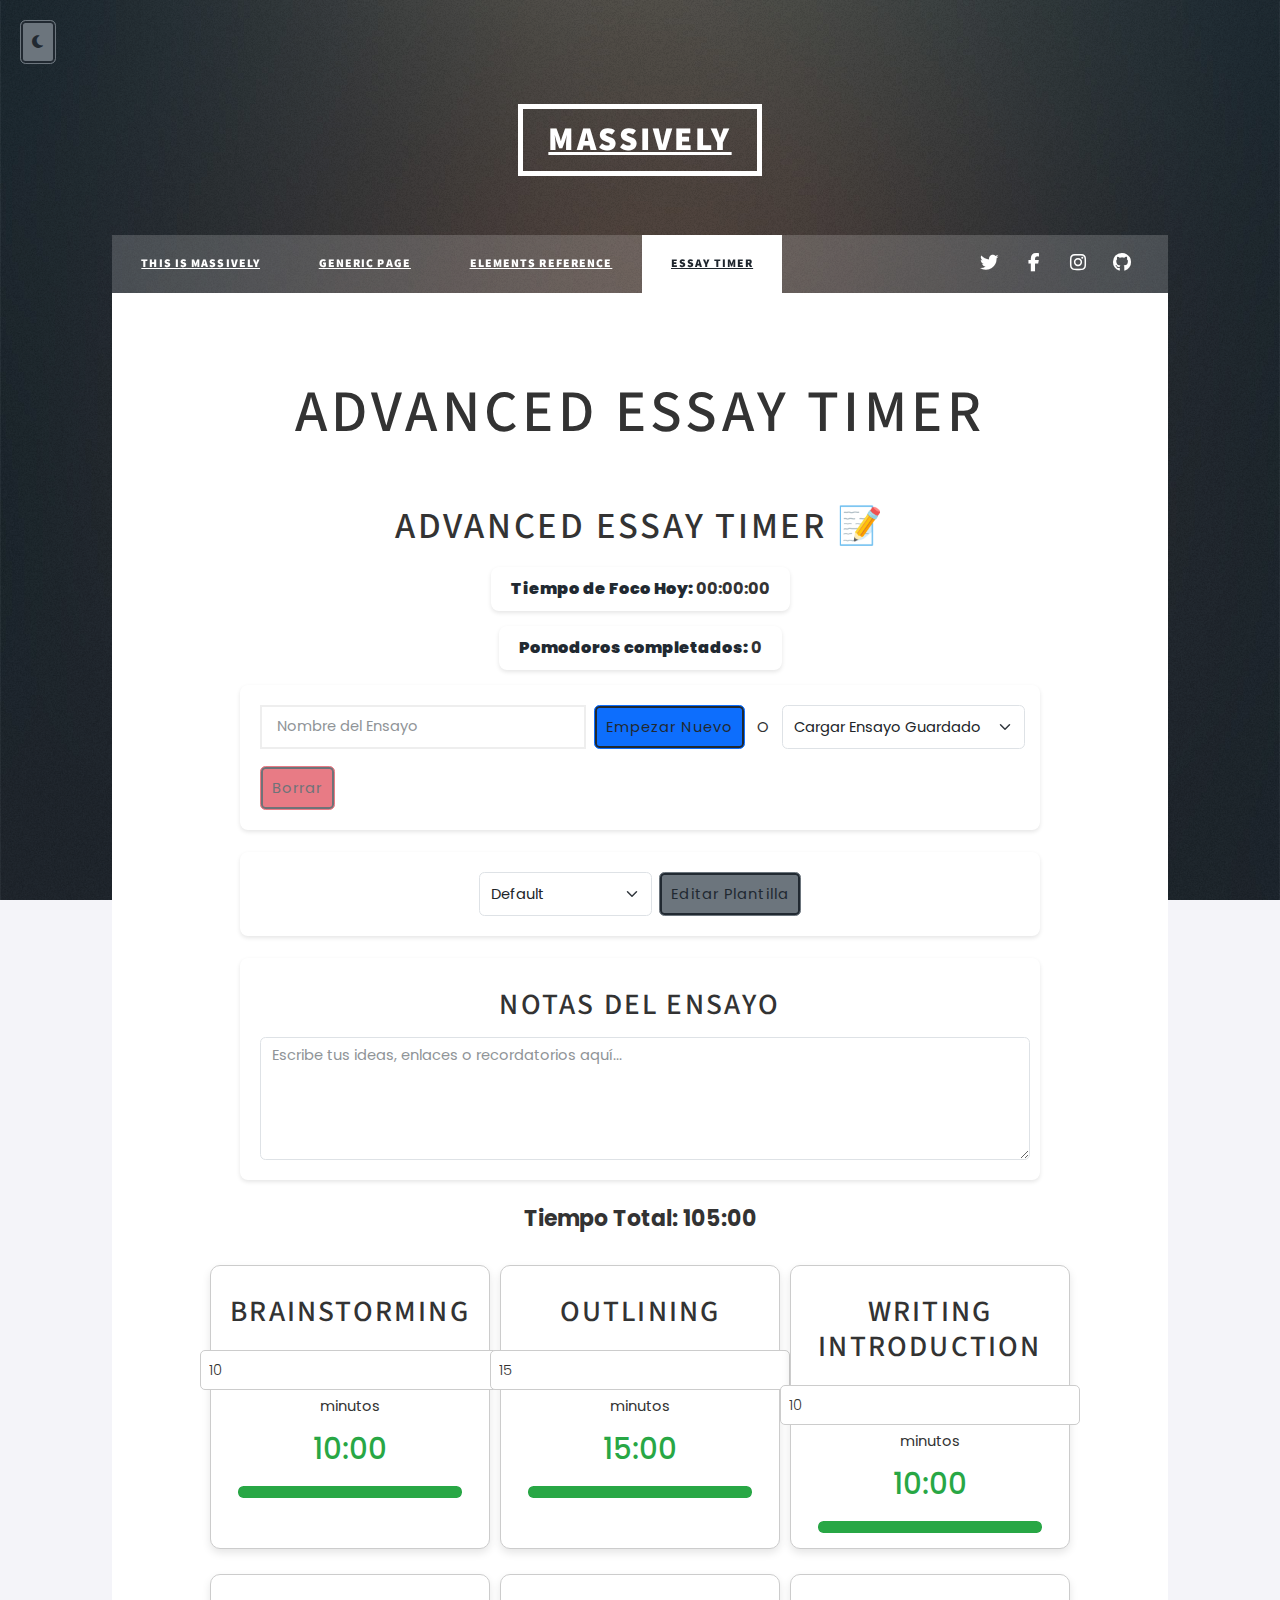
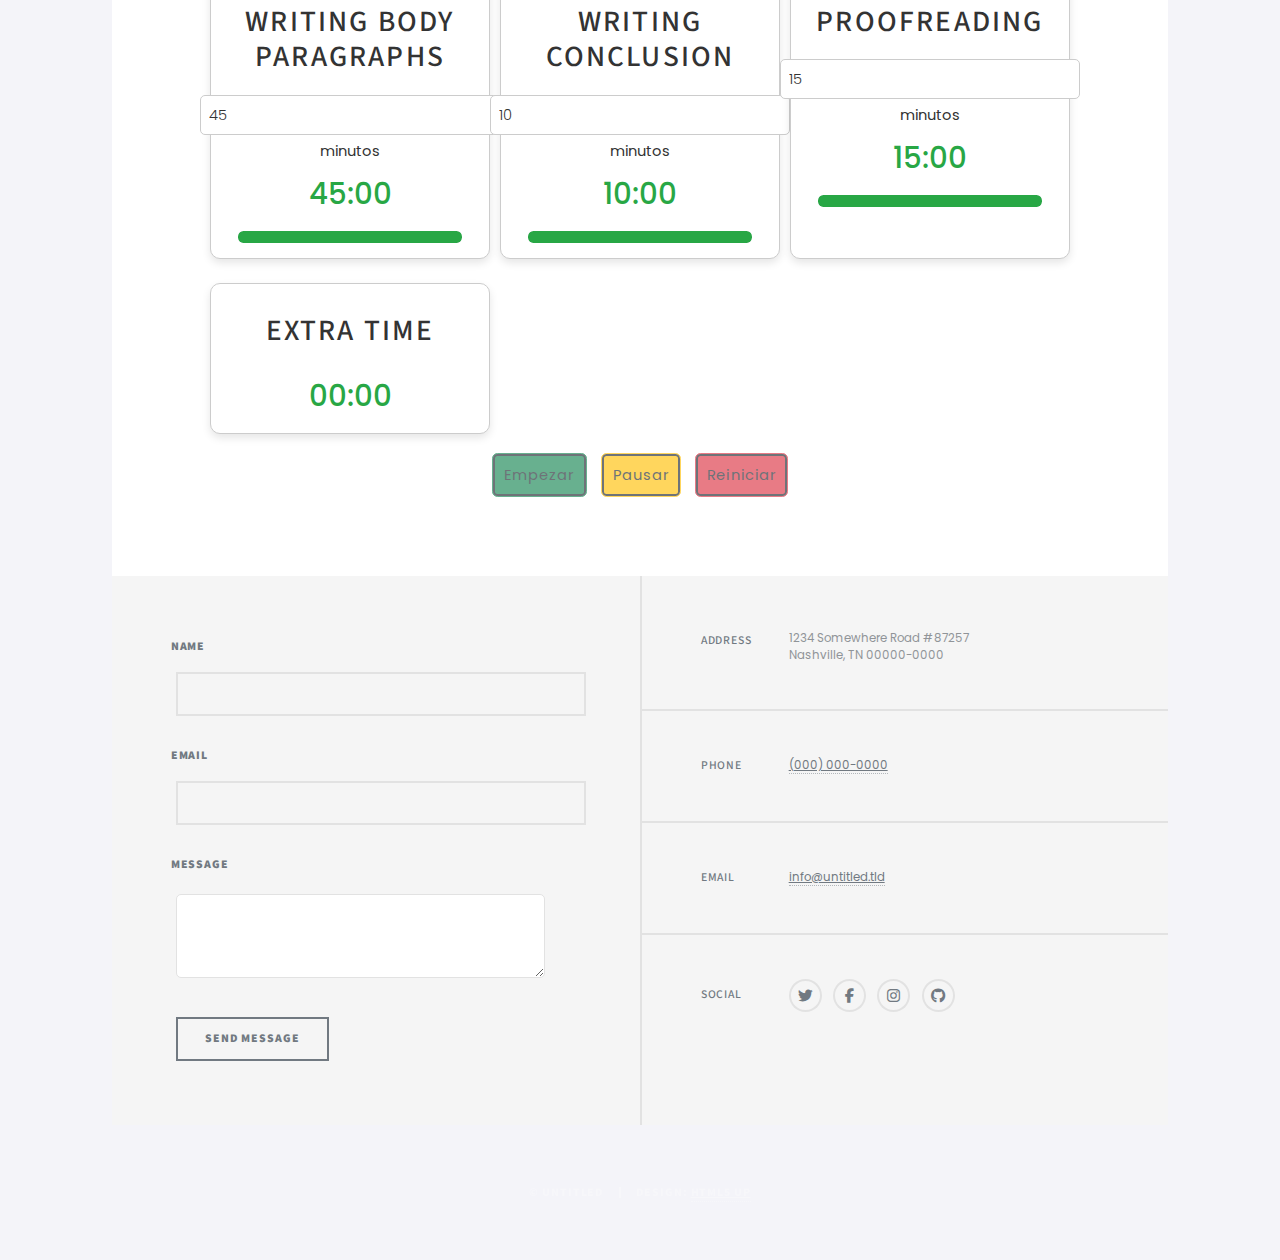
<file: index.html>
<!DOCTYPE HTML>
<!--
	Massively by HTML5 UP
	html5up.net | @ajlkn
	Free for personal and commercial use under the CCA 3.0 license (html5up.net/license)
-->
<html>
	<head>
               <title>Advanced Essay Timer</title>
		<meta charset="utf-8" />
		<meta name="viewport" content="width=device-width, initial-scale=1, user-scalable=no" />
               <link rel="stylesheet" href="html5up-massively/assets/css/main.css" />
               <noscript><link rel="stylesheet" href="html5up-massively/assets/css/noscript.css" /></noscript>
               <link rel="stylesheet" href="https://cdn.jsdelivr.net/npm/bootstrap@5.3.0/dist/css/bootstrap.min.css" />
               <link rel="stylesheet" href="https://cdnjs.cloudflare.com/ajax/libs/font-awesome/6.4.0/css/all.min.css" />
               <link rel="stylesheet" href="style.css" />
	</head>
	<body class="is-preload">

		<!-- Wrapper -->
			<div id="wrapper">

				<!-- Header -->
					<header id="header">
						<a href="html5up-massively/index.html" class="logo">Massively</a>
					</header>

				<!-- Nav -->
					<nav id="nav">
                                               <ul class="links">
                                                       <li><a href="html5up-massively/index.html">This is Massively</a></li>
                                                       <li><a href="html5up-massively/generic.html">Generic Page</a></li>
                                                       <li><a href="html5up-massively/elements.html">Elements Reference</a></li>
                                                       <li class="active"><a href="index.html">Essay Timer</a></li>
                                               </ul>
						<ul class="icons">
							<li><a href="#" class="icon brands fa-twitter"><span class="label">Twitter</span></a></li>
							<li><a href="#" class="icon brands fa-facebook-f"><span class="label">Facebook</span></a></li>
							<li><a href="#" class="icon brands fa-instagram"><span class="label">Instagram</span></a></li>
							<li><a href="#" class="icon brands fa-github"><span class="label">GitHub</span></a></li>
						</ul>
					</nav>

				<!-- Main -->
					<div id="main">

						<!-- Post -->
                               <section class="post">
                                       <header class="major">
                                               <h1>Advanced Essay Timer</h1>
                                       </header>
                                       <!-- Timer Content -->
<div class="container main-container">
        <button id="theme-toggle-btn" class="btn btn-secondary">
            <i class="fa-solid fa-moon"></i>
        </button>
        <div id="theme-settings" class="theme-settings">
            <select id="theme-select" class="form-select form-select-sm">
                <option value="light">Claro</option>
                <option value="dark">Oscuro</option>
                <option value="blue">Azul</option>
                <option value="green">Verde</option>
            </select>
            <input type="file" id="background-input" class="form-control form-control-sm" accept="image/*">
            <button id="clear-bg-btn" class="btn btn-sm btn-outline-secondary">Quitar Fondo</button>
        </div>

        <h1>Advanced Essay Timer 📝</h1>

        <div id="session-tracker" class="my-3">
            <strong>Tiempo de Foco Hoy:</strong> <span id="session-time">00:00:00</span>
        </div>

        <div id="pomodoro-counter" class="my-3">
            <strong>Pomodoros completados:</strong> <span id="pomodoro-count">0</span>
        </div>

        <div id="essay-manager" class="manager-section mb-4">
            <div class="row g-2 align-items-center">
                <div class="col-auto">
                    <input type="text" id="essay-name-input" class="form-control" placeholder="Nombre del Ensayo">
                </div>
                <div class="col-auto">
                    <button id="new-essay-btn" class="btn btn-primary">Empezar Nuevo</button>
                </div>
                <div class="col-auto">O</div>
                <div class="col-auto">
                    <select id="saved-essays-select" class="form-select">
                        <option value="">Cargar Ensayo Guardado</option>
                    </select>
                </div>
                <div class="col-auto">
                    <button id="delete-essay-btn" class="btn btn-danger" disabled>Borrar</button>
                </div>
            </div>
        </div>

        <div id="template-manager" class="manager-section mb-4">
            <div class="row g-2 align-items-center">
                <div class="col-auto">
                    <select id="template-select" class="form-select">
                        <option value="default">Plantilla por Defecto</option>
                    </select>
                </div>
                <div class="col-auto" id="template-controls">
                    <button id="edit-template-btn" class="btn btn-secondary">Editar Plantilla</button>
                    <button id="save-template-btn" class="btn btn-success edit-mode-only">Guardar Cambios</button>
                    <button id="cancel-edit-btn" class="btn btn-outline-secondary edit-mode-only">Cancelar</button>
                </div>
            </div>
        </div>

        <div id="notes-section" class="mb-4">
            <h2>Notas del Ensayo</h2>
            <textarea id="essay-notes" class="form-control" rows="5" placeholder="Escribe tus ideas, enlaces o recordatorios aquí..."></textarea>
        </div>

        <div id="total-time" class="mb-3"><strong>Tiempo Total:</strong> <span>00:00</span></div>

        <div class="timers-grid row g-3" id="timers-container"></div>

        <div id="add-stage-container" class="edit-mode-only my-3">
            <button id="add-stage-btn" class="btn btn-primary">+ Añadir Etapa</button>
        </div>

        <div id="controls" class="my-3">
            <button id="start-btn" class="btn btn-success" disabled>Empezar</button>
            <button id="pause-btn" class="btn btn-warning" disabled>Pausar</button>
            <button id="reset-btn" class="btn btn-danger" disabled>Reiniciar</button>
        </div>

        <audio id="notification-sound" src="https://www.soundjay.com/buttons/sounds/button-16.mp3" preload="auto"></audio>
        <audio id="start-sound" src="../Sounds/Start.mp3" preload="auto"></audio>
    </div>
                               </section>

					</div>

				<!-- Footer -->
					<footer id="footer">
						<section>
							<form method="post" action="#">
								<div class="fields">
									<div class="field">
										<label for="name">Name</label>
										<input type="text" name="name" id="name" />
									</div>
									<div class="field">
										<label for="email">Email</label>
										<input type="text" name="email" id="email" />
									</div>
									<div class="field">
										<label for="message">Message</label>
										<textarea name="message" id="message" rows="3"></textarea>
									</div>
								</div>
								<ul class="actions">
									<li><input type="submit" value="Send Message" /></li>
								</ul>
							</form>
						</section>
						<section class="split contact">
							<section class="alt">
								<h3>Address</h3>
								<p>1234 Somewhere Road #87257<br />
								Nashville, TN 00000-0000</p>
							</section>
							<section>
								<h3>Phone</h3>
								<p><a href="#">(000) 000-0000</a></p>
							</section>
							<section>
								<h3>Email</h3>
								<p><a href="#">info@untitled.tld</a></p>
							</section>
							<section>
								<h3>Social</h3>
								<ul class="icons alt">
									<li><a href="#" class="icon brands alt fa-twitter"><span class="label">Twitter</span></a></li>
									<li><a href="#" class="icon brands alt fa-facebook-f"><span class="label">Facebook</span></a></li>
									<li><a href="#" class="icon brands alt fa-instagram"><span class="label">Instagram</span></a></li>
									<li><a href="#" class="icon brands alt fa-github"><span class="label">GitHub</span></a></li>
								</ul>
							</section>
						</section>
					</footer>

				<!-- Copyright -->
					<div id="copyright">
						<ul><li>&copy; Untitled</li><li>Design: <a href="https://html5up.net">HTML5 UP</a></li></ul>
					</div>

			</div>

		<!-- Scripts -->
			<script src="html5up-massively/assets/js/jquery.min.js"></script>
			<script src="html5up-massively/assets/js/jquery.scrollex.min.js"></script>
			<script src="html5up-massively/assets/js/jquery.scrolly.min.js"></script>
			<script src="html5up-massively/assets/js/browser.min.js"></script>
			<script src="html5up-massively/assets/js/breakpoints.min.js"></script>
			<script src="html5up-massively/assets/js/util.js"></script>
                       <script src="html5up-massively/assets/js/main.js"></script>
                       <script src="app.js"></script>
                       <script src="https://cdn.jsdelivr.net/npm/bootstrap@5.3.0/dist/js/bootstrap.bundle.min.js"></script>

	</body>
</html>
</file>
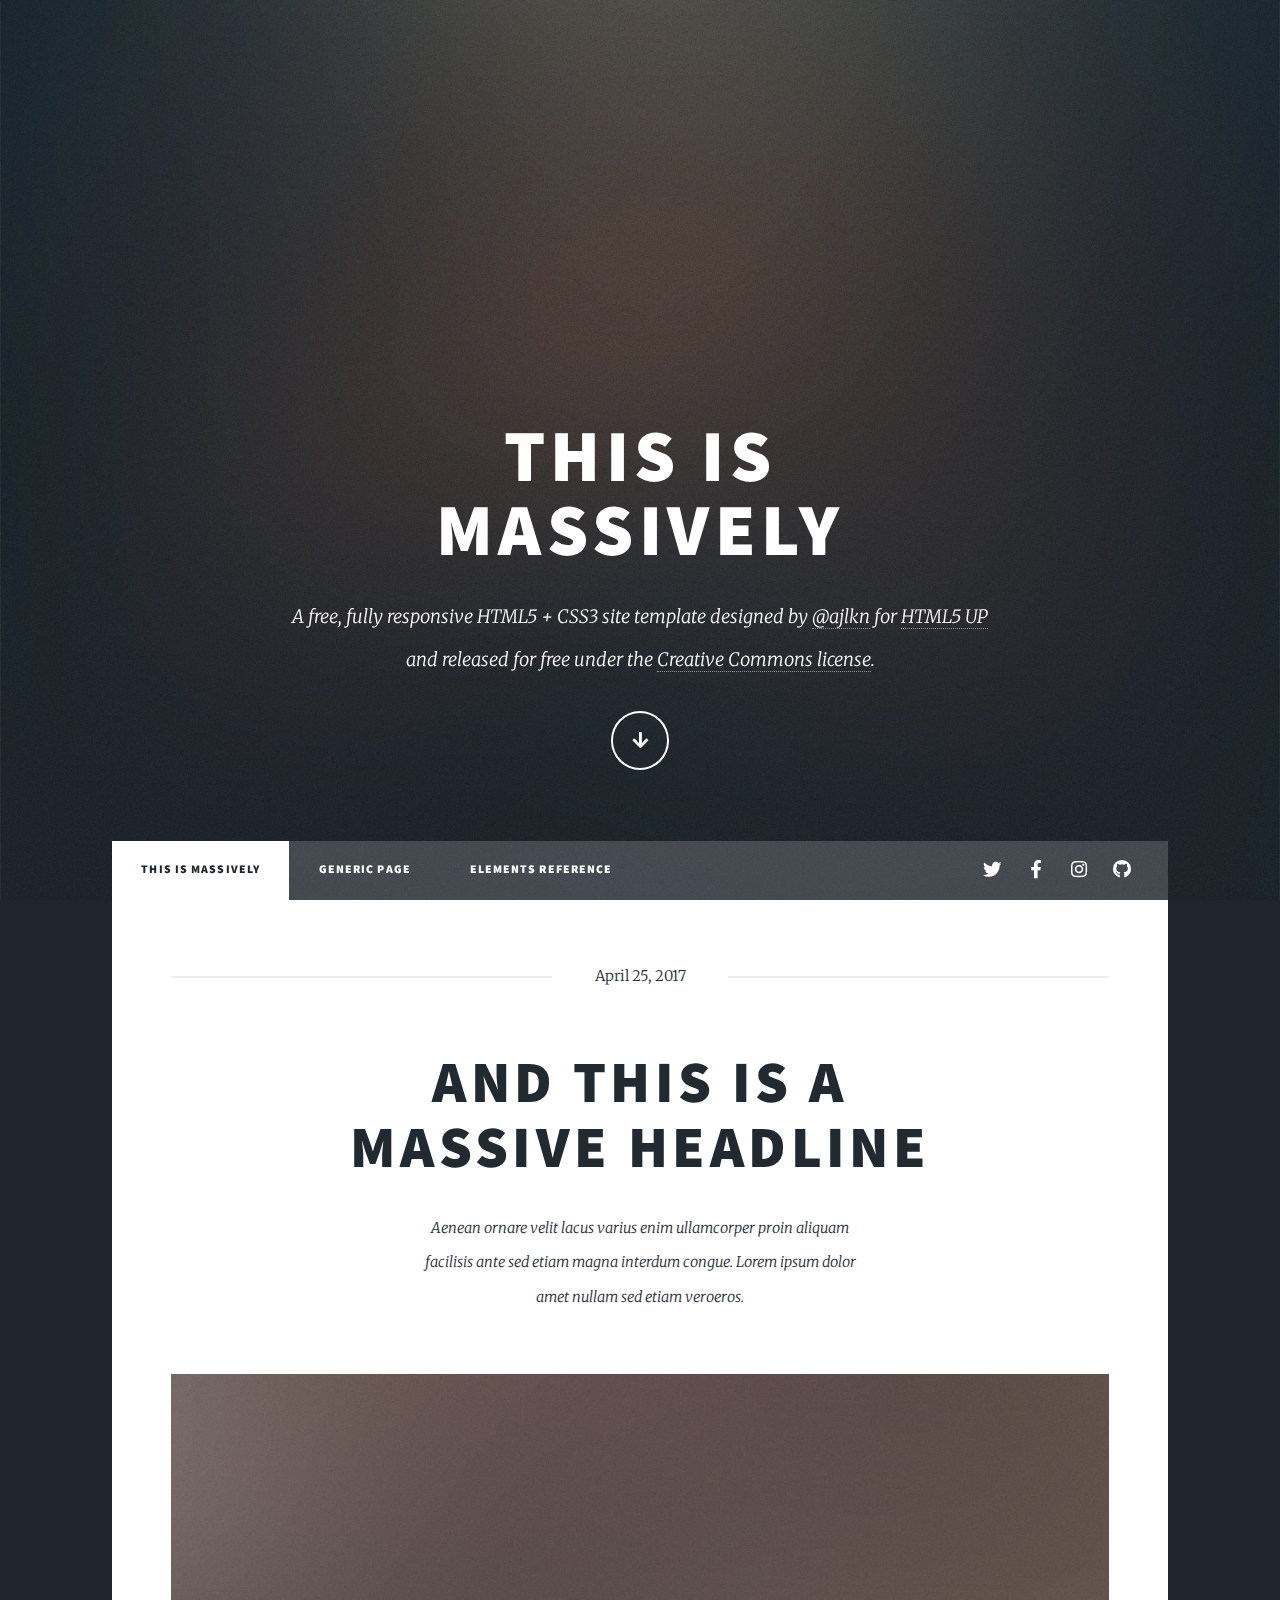
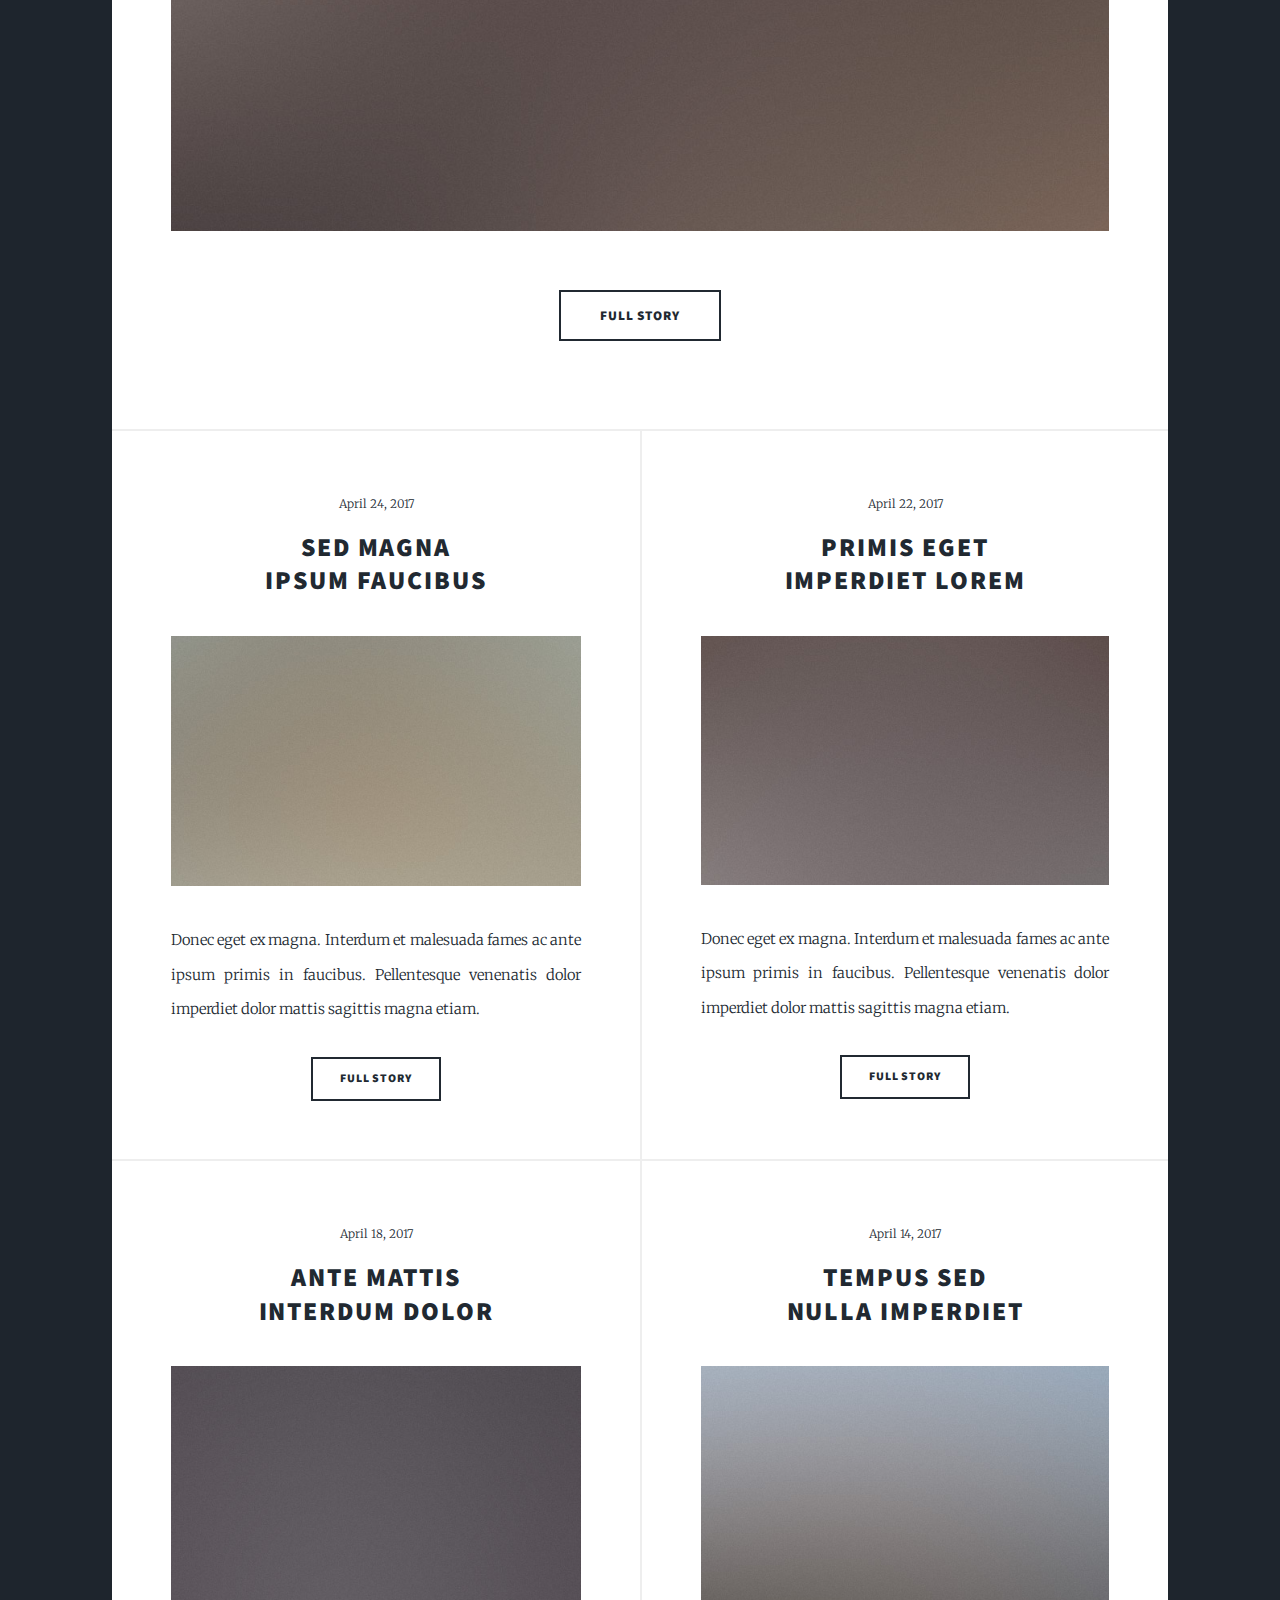
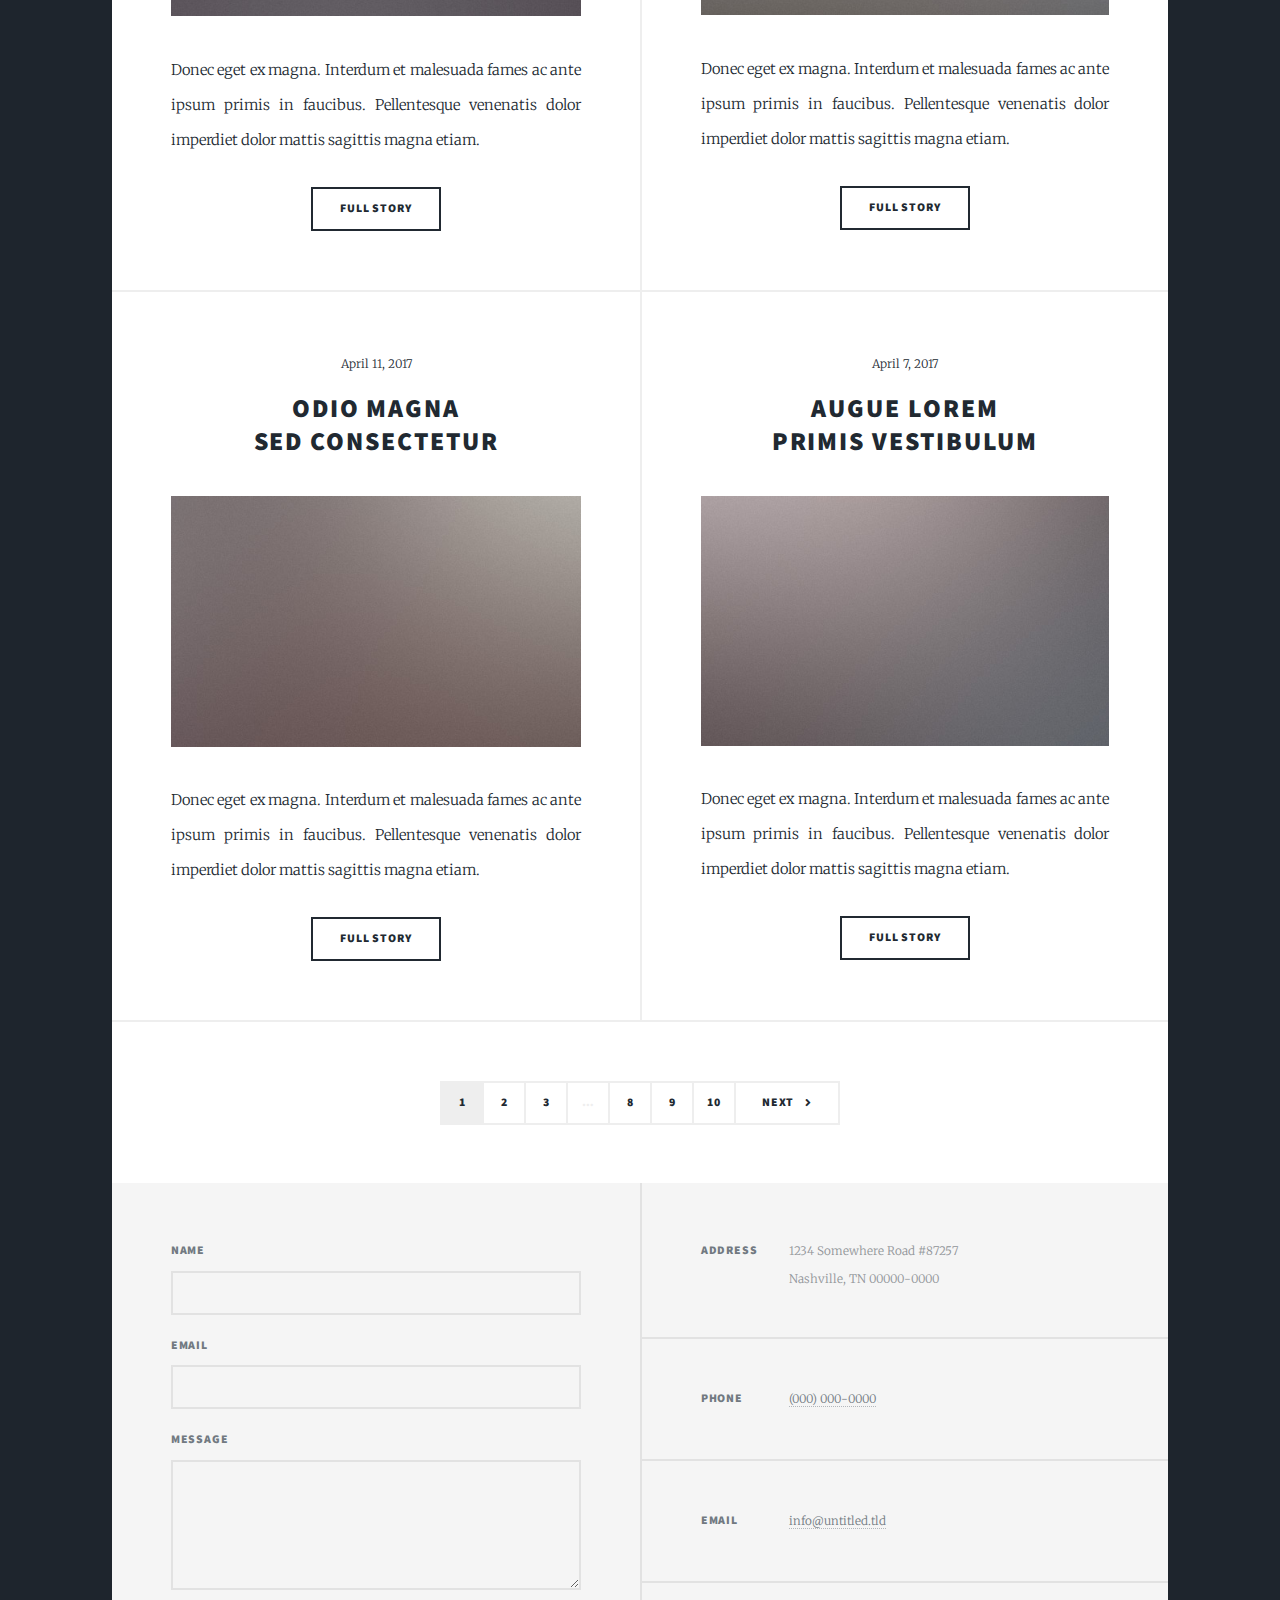
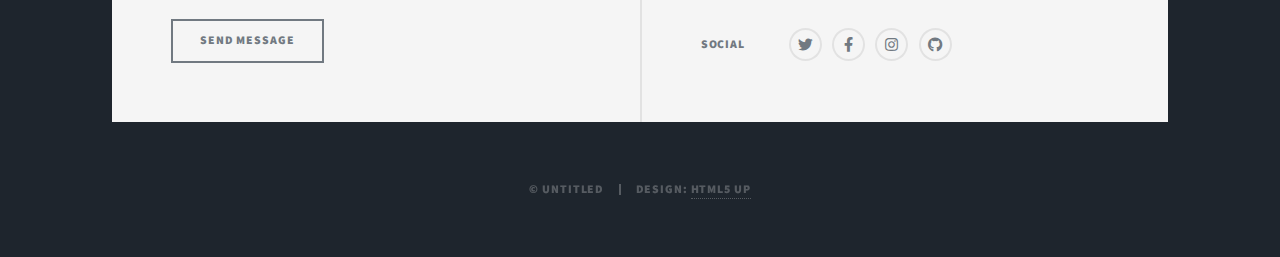
<file: html5up-massively/index.html>
<!DOCTYPE HTML>
<!--
	Massively by HTML5 UP
	html5up.net | @ajlkn
	Free for personal and commercial use under the CCA 3.0 license (html5up.net/license)
-->
<html>
	<head>
		<title>Massively by HTML5 UP</title>
		<meta charset="utf-8" />
		<meta name="viewport" content="width=device-width, initial-scale=1, user-scalable=no" />
		<link rel="stylesheet" href="assets/css/main.css" />
		<noscript><link rel="stylesheet" href="assets/css/noscript.css" /></noscript>
	</head>
	<body class="is-preload">

		<!-- Wrapper -->
			<div id="wrapper" class="fade-in">

				<!-- Intro -->
					<div id="intro">
						<h1>This is<br />
						Massively</h1>
						<p>A free, fully responsive HTML5 + CSS3 site template designed by <a href="https://twitter.com/ajlkn">@ajlkn</a> for <a href="https://html5up.net">HTML5 UP</a><br />
						and released for free under the <a href="https://html5up.net/license">Creative Commons license</a>.</p>
						<ul class="actions">
							<li><a href="#header" class="button icon solid solo fa-arrow-down scrolly">Continue</a></li>
						</ul>
					</div>

				<!-- Header -->
					<header id="header">
						<a href="index.html" class="logo">Massively</a>
					</header>

				<!-- Nav -->
					<nav id="nav">
						<ul class="links">
							<li class="active"><a href="index.html">This is Massively</a></li>
							<li><a href="generic.html">Generic Page</a></li>
							<li><a href="elements.html">Elements Reference</a></li>
						</ul>
						<ul class="icons">
							<li><a href="#" class="icon brands fa-twitter"><span class="label">Twitter</span></a></li>
							<li><a href="#" class="icon brands fa-facebook-f"><span class="label">Facebook</span></a></li>
							<li><a href="#" class="icon brands fa-instagram"><span class="label">Instagram</span></a></li>
							<li><a href="#" class="icon brands fa-github"><span class="label">GitHub</span></a></li>
						</ul>
					</nav>

				<!-- Main -->
					<div id="main">

						<!-- Featured Post -->
							<article class="post featured">
								<header class="major">
									<span class="date">April 25, 2017</span>
									<h2><a href="#">And this is a<br />
									massive headline</a></h2>
									<p>Aenean ornare velit lacus varius enim ullamcorper proin aliquam<br />
									facilisis ante sed etiam magna interdum congue. Lorem ipsum dolor<br />
									amet nullam sed etiam veroeros.</p>
								</header>
								<a href="#" class="image main"><img src="images/pic01.jpg" alt="" /></a>
								<ul class="actions special">
									<li><a href="#" class="button large">Full Story</a></li>
								</ul>
							</article>

						<!-- Posts -->
							<section class="posts">
								<article>
									<header>
										<span class="date">April 24, 2017</span>
										<h2><a href="#">Sed magna<br />
										ipsum faucibus</a></h2>
									</header>
									<a href="#" class="image fit"><img src="images/pic02.jpg" alt="" /></a>
									<p>Donec eget ex magna. Interdum et malesuada fames ac ante ipsum primis in faucibus. Pellentesque venenatis dolor imperdiet dolor mattis sagittis magna etiam.</p>
									<ul class="actions special">
										<li><a href="#" class="button">Full Story</a></li>
									</ul>
								</article>
								<article>
									<header>
										<span class="date">April 22, 2017</span>
										<h2><a href="#">Primis eget<br />
										imperdiet lorem</a></h2>
									</header>
									<a href="#" class="image fit"><img src="images/pic03.jpg" alt="" /></a>
									<p>Donec eget ex magna. Interdum et malesuada fames ac ante ipsum primis in faucibus. Pellentesque venenatis dolor imperdiet dolor mattis sagittis magna etiam.</p>
									<ul class="actions special">
										<li><a href="#" class="button">Full Story</a></li>
									</ul>
								</article>
								<article>
									<header>
										<span class="date">April 18, 2017</span>
										<h2><a href="#">Ante mattis<br />
										interdum dolor</a></h2>
									</header>
									<a href="#" class="image fit"><img src="images/pic04.jpg" alt="" /></a>
									<p>Donec eget ex magna. Interdum et malesuada fames ac ante ipsum primis in faucibus. Pellentesque venenatis dolor imperdiet dolor mattis sagittis magna etiam.</p>
									<ul class="actions special">
										<li><a href="#" class="button">Full Story</a></li>
									</ul>
								</article>
								<article>
									<header>
										<span class="date">April 14, 2017</span>
										<h2><a href="#">Tempus sed<br />
										nulla imperdiet</a></h2>
									</header>
									<a href="#" class="image fit"><img src="images/pic05.jpg" alt="" /></a>
									<p>Donec eget ex magna. Interdum et malesuada fames ac ante ipsum primis in faucibus. Pellentesque venenatis dolor imperdiet dolor mattis sagittis magna etiam.</p>
									<ul class="actions special">
										<li><a href="#" class="button">Full Story</a></li>
									</ul>
								</article>
								<article>
									<header>
										<span class="date">April 11, 2017</span>
										<h2><a href="#">Odio magna<br />
										sed consectetur</a></h2>
									</header>
									<a href="#" class="image fit"><img src="images/pic06.jpg" alt="" /></a>
									<p>Donec eget ex magna. Interdum et malesuada fames ac ante ipsum primis in faucibus. Pellentesque venenatis dolor imperdiet dolor mattis sagittis magna etiam.</p>
									<ul class="actions special">
										<li><a href="#" class="button">Full Story</a></li>
									</ul>
								</article>
								<article>
									<header>
										<span class="date">April 7, 2017</span>
										<h2><a href="#">Augue lorem<br />
										primis vestibulum</a></h2>
									</header>
									<a href="#" class="image fit"><img src="images/pic07.jpg" alt="" /></a>
									<p>Donec eget ex magna. Interdum et malesuada fames ac ante ipsum primis in faucibus. Pellentesque venenatis dolor imperdiet dolor mattis sagittis magna etiam.</p>
									<ul class="actions special">
										<li><a href="#" class="button">Full Story</a></li>
									</ul>
								</article>
							</section>

						<!-- Footer -->
							<footer>
								<div class="pagination">
									<!--<a href="#" class="previous">Prev</a>-->
									<a href="#" class="page active">1</a>
									<a href="#" class="page">2</a>
									<a href="#" class="page">3</a>
									<span class="extra">&hellip;</span>
									<a href="#" class="page">8</a>
									<a href="#" class="page">9</a>
									<a href="#" class="page">10</a>
									<a href="#" class="next">Next</a>
								</div>
							</footer>

					</div>

				<!-- Footer -->
					<footer id="footer">
						<section>
							<form method="post" action="#">
								<div class="fields">
									<div class="field">
										<label for="name">Name</label>
										<input type="text" name="name" id="name" />
									</div>
									<div class="field">
										<label for="email">Email</label>
										<input type="text" name="email" id="email" />
									</div>
									<div class="field">
										<label for="message">Message</label>
										<textarea name="message" id="message" rows="3"></textarea>
									</div>
								</div>
								<ul class="actions">
									<li><input type="submit" value="Send Message" /></li>
								</ul>
							</form>
						</section>
						<section class="split contact">
							<section class="alt">
								<h3>Address</h3>
								<p>1234 Somewhere Road #87257<br />
								Nashville, TN 00000-0000</p>
							</section>
							<section>
								<h3>Phone</h3>
								<p><a href="#">(000) 000-0000</a></p>
							</section>
							<section>
								<h3>Email</h3>
								<p><a href="#">info@untitled.tld</a></p>
							</section>
							<section>
								<h3>Social</h3>
								<ul class="icons alt">
									<li><a href="#" class="icon brands alt fa-twitter"><span class="label">Twitter</span></a></li>
									<li><a href="#" class="icon brands alt fa-facebook-f"><span class="label">Facebook</span></a></li>
									<li><a href="#" class="icon brands alt fa-instagram"><span class="label">Instagram</span></a></li>
									<li><a href="#" class="icon brands alt fa-github"><span class="label">GitHub</span></a></li>
								</ul>
							</section>
						</section>
					</footer>

				<!-- Copyright -->
					<div id="copyright">
						<ul><li>&copy; Untitled</li><li>Design: <a href="https://html5up.net">HTML5 UP</a></li></ul>
					</div>

			</div>

		<!-- Scripts -->
			<script src="assets/js/jquery.min.js"></script>
			<script src="assets/js/jquery.scrollex.min.js"></script>
			<script src="assets/js/jquery.scrolly.min.js"></script>
			<script src="assets/js/browser.min.js"></script>
			<script src="assets/js/breakpoints.min.js"></script>
			<script src="assets/js/util.js"></script>
			<script src="assets/js/main.js"></script>

	</body>
</html>
</file>
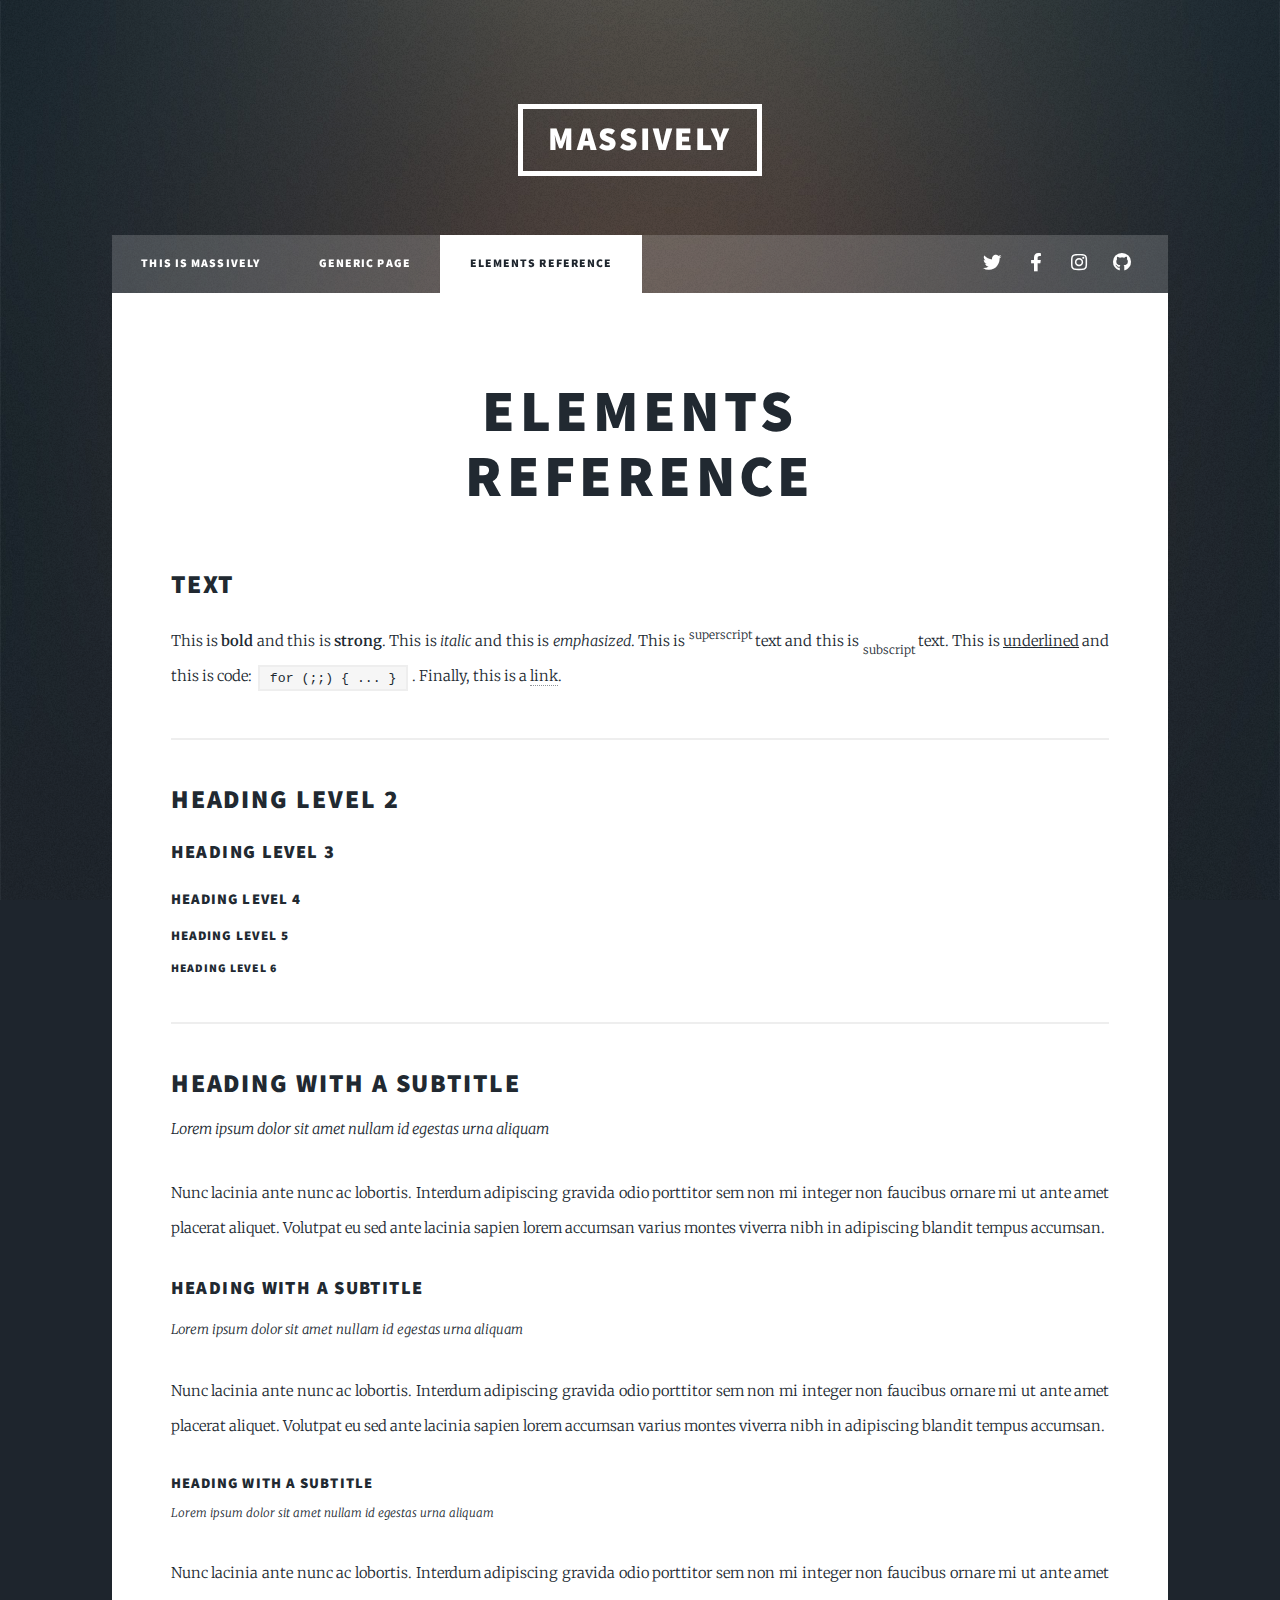
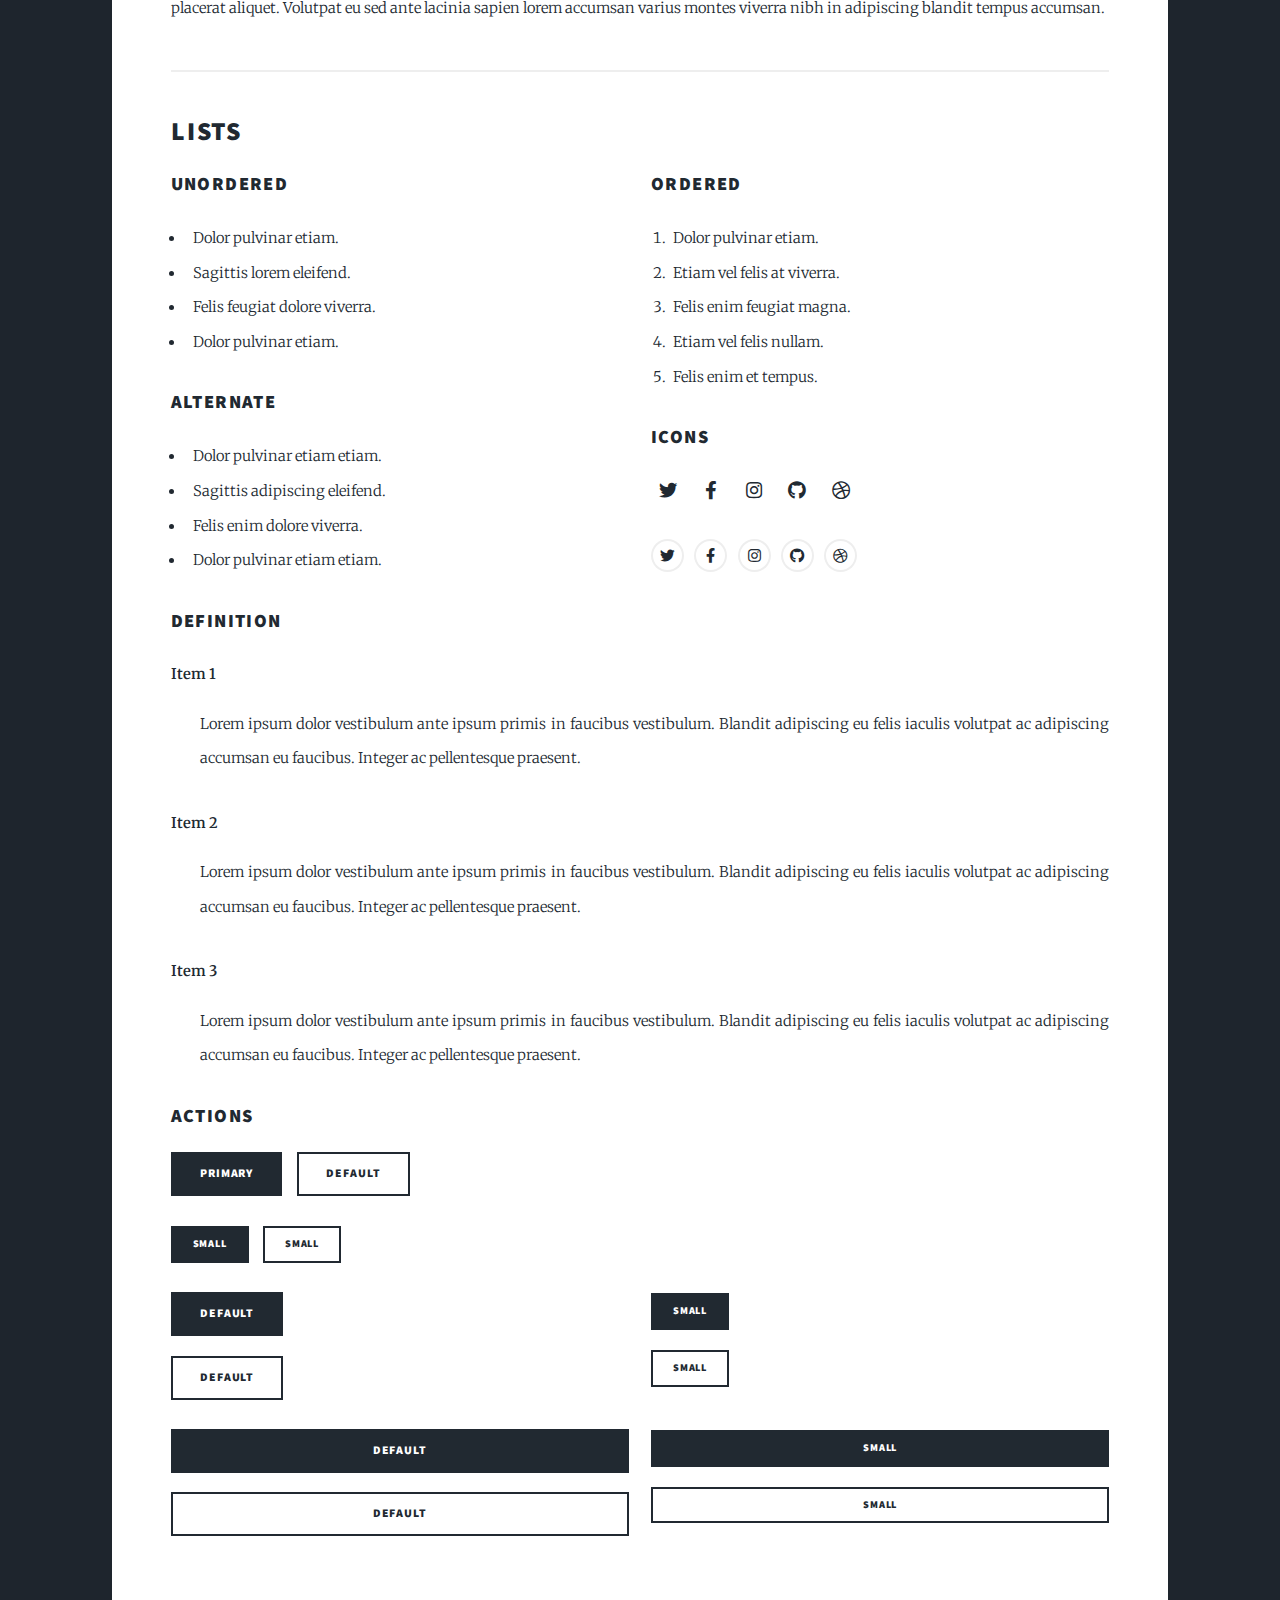
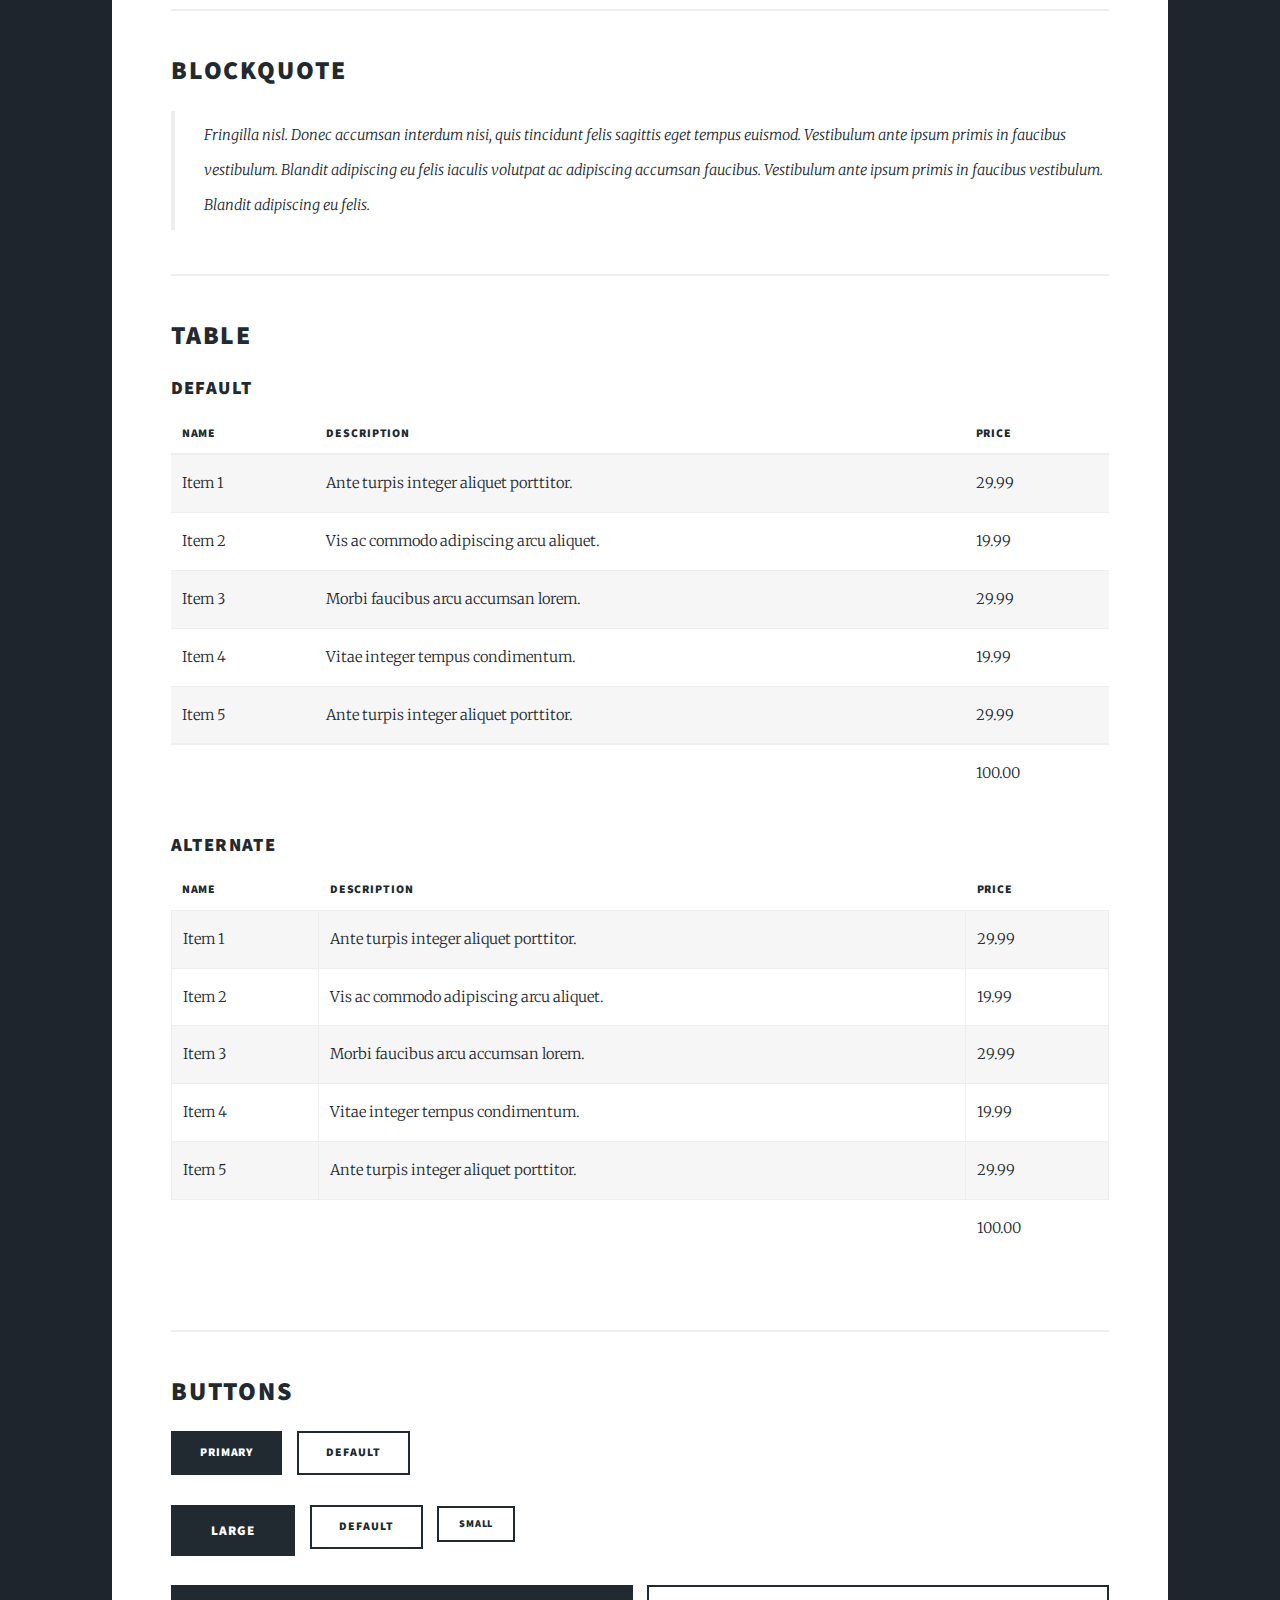
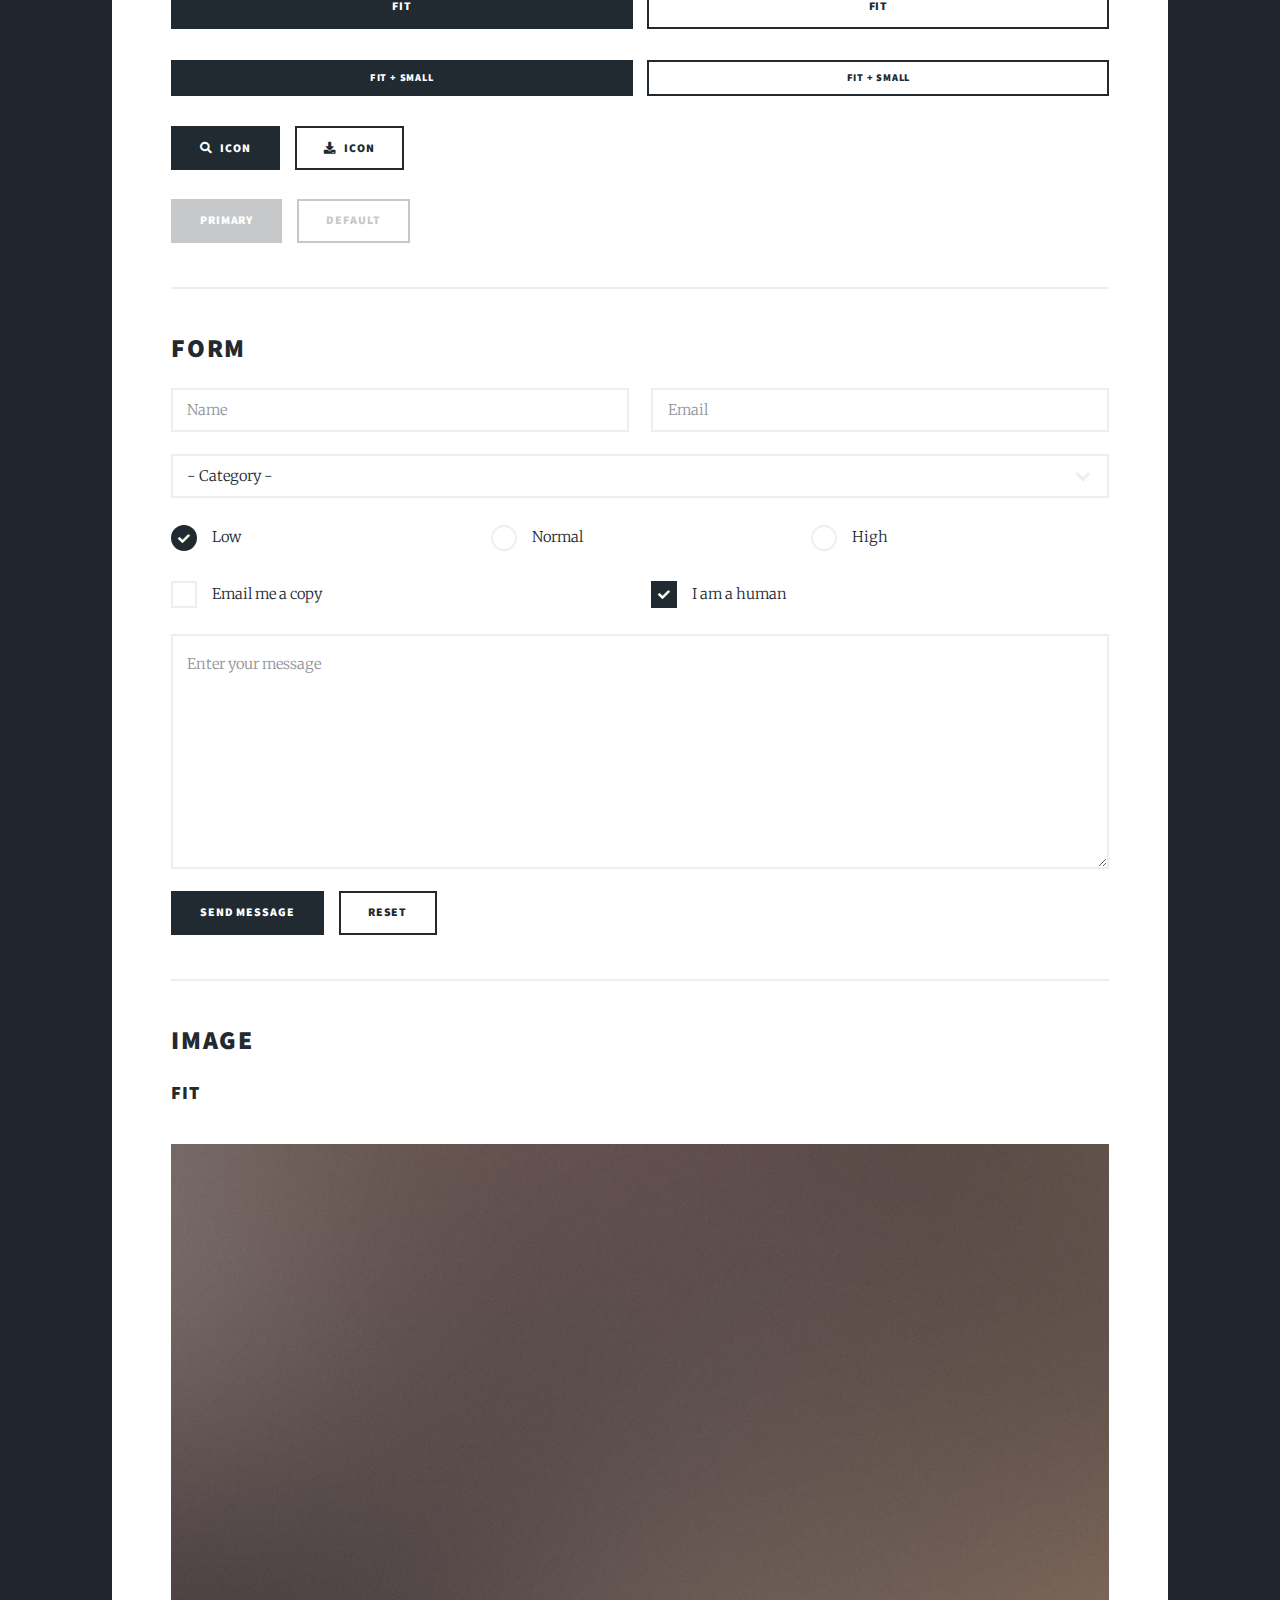
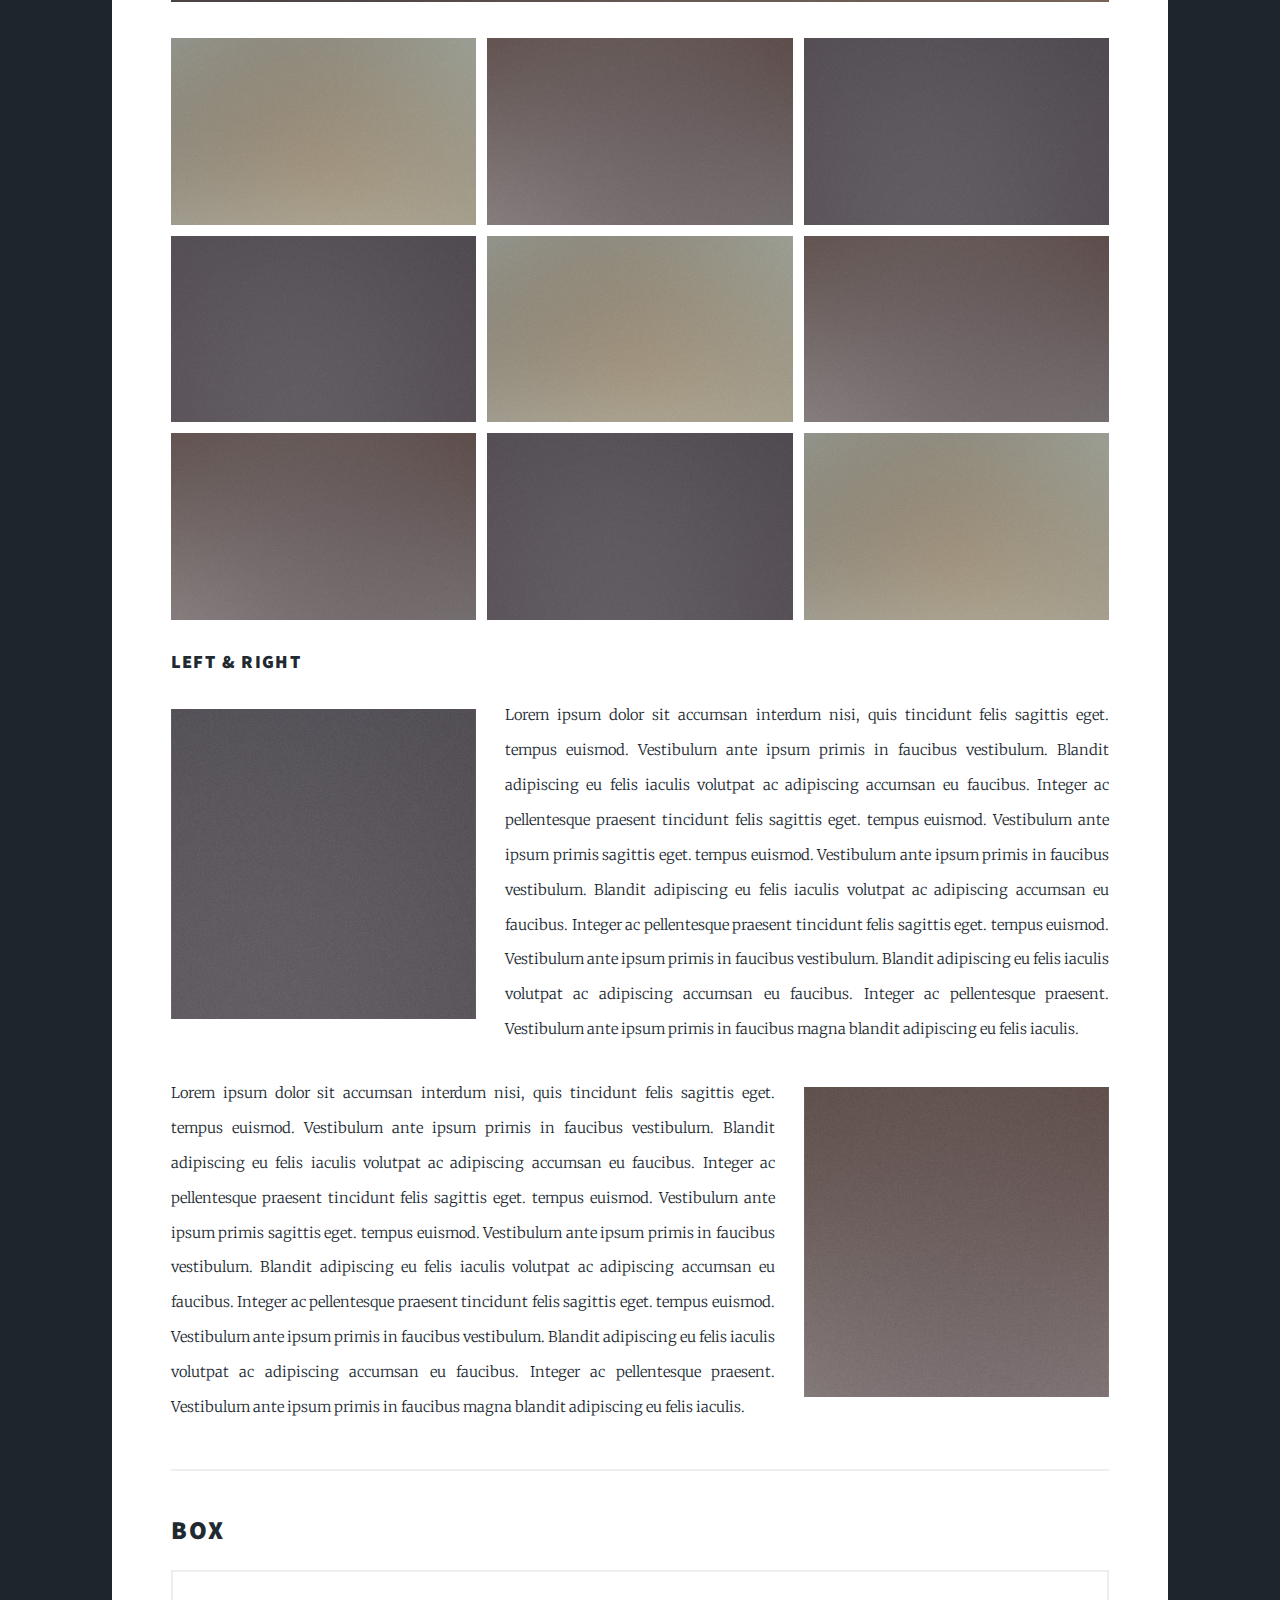
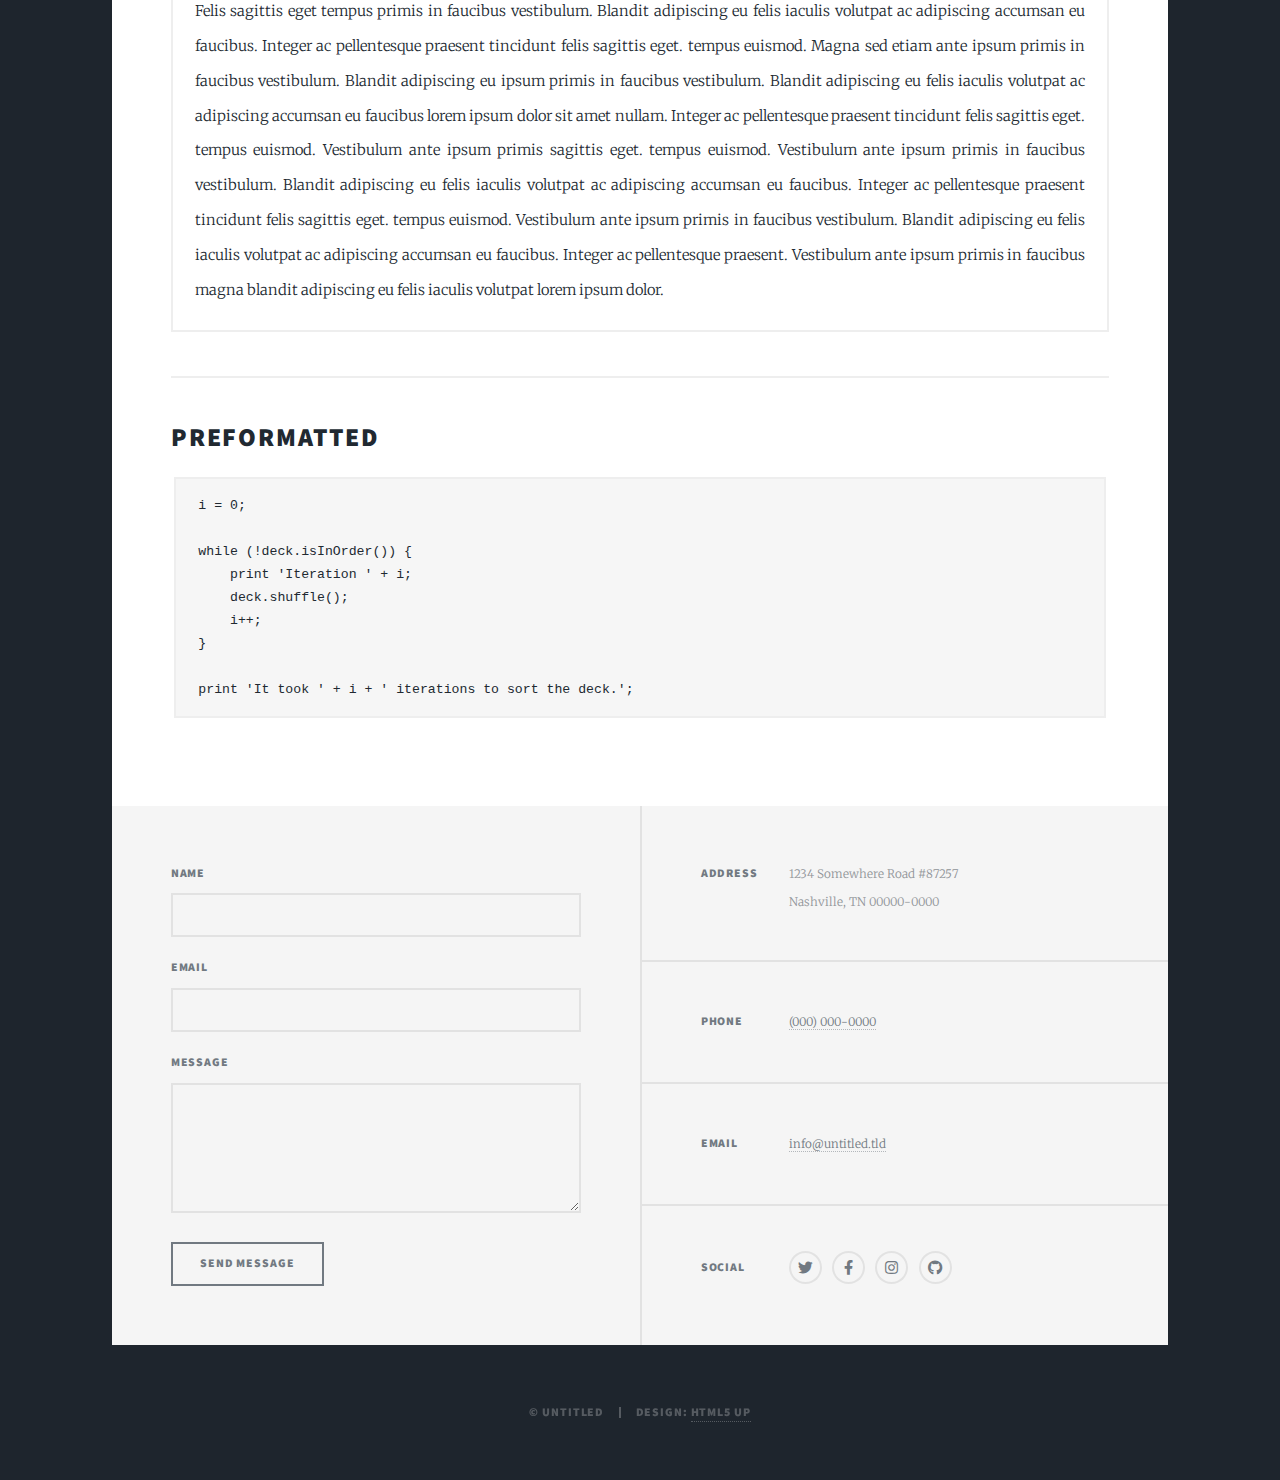
<file: html5up-massively/elements.html>
<!DOCTYPE HTML>
<!--
	Massively by HTML5 UP
	html5up.net | @ajlkn
	Free for personal and commercial use under the CCA 3.0 license (html5up.net/license)
-->
<html>
	<head>
		<title>Elements Reference - Massively by HTML5 UP</title>
		<meta charset="utf-8" />
		<meta name="viewport" content="width=device-width, initial-scale=1, user-scalable=no" />
		<link rel="stylesheet" href="assets/css/main.css" />
		<noscript><link rel="stylesheet" href="assets/css/noscript.css" /></noscript>
	</head>
	<body class="is-preload">

		<!-- Wrapper -->
			<div id="wrapper">

				<!-- Header -->
					<header id="header">
						<a href="index.html" class="logo">Massively</a>
					</header>

				<!-- Nav -->
					<nav id="nav">
						<ul class="links">
							<li><a href="index.html">This is Massively</a></li>
							<li><a href="generic.html">Generic Page</a></li>
							<li class="active"><a href="elements.html">Elements Reference</a></li>
						</ul>
						<ul class="icons">
							<li><a href="#" class="icon brands fa-twitter"><span class="label">Twitter</span></a></li>
							<li><a href="#" class="icon brands fa-facebook-f"><span class="label">Facebook</span></a></li>
							<li><a href="#" class="icon brands fa-instagram"><span class="label">Instagram</span></a></li>
							<li><a href="#" class="icon brands fa-github"><span class="label">GitHub</span></a></li>
						</ul>
					</nav>

				<!-- Main -->
					<div id="main">

						<!-- Post -->
							<section class="post">
								<header class="major">
									<h1>Elements<br />
									Reference</h1>
								</header>

								<!-- Text stuff -->
									<h2>Text</h2>
									<p>This is <b>bold</b> and this is <strong>strong</strong>. This is <i>italic</i> and this is <em>emphasized</em>.
									This is <sup>superscript</sup> text and this is <sub>subscript</sub> text.
									This is <u>underlined</u> and this is code: <code>for (;;) { ... }</code>.
									Finally, this is a <a href="#">link</a>.</p>
									<hr />
									<h2>Heading Level 2</h2>
									<h3>Heading Level 3</h3>
									<h4>Heading Level 4</h4>
									<h5>Heading Level 5</h5>
									<h6>Heading Level 6</h6>
									<hr />
									<header>
										<h2>Heading with a Subtitle</h2>
										<p>Lorem ipsum dolor sit amet nullam id egestas urna aliquam</p>
									</header>
									<p>Nunc lacinia ante nunc ac lobortis. Interdum adipiscing gravida odio porttitor sem non mi integer non faucibus ornare mi ut ante amet placerat aliquet. Volutpat eu sed ante lacinia sapien lorem accumsan varius montes viverra nibh in adipiscing blandit tempus accumsan.</p>
									<header>
										<h3>Heading with a Subtitle</h3>
										<p>Lorem ipsum dolor sit amet nullam id egestas urna aliquam</p>
									</header>
									<p>Nunc lacinia ante nunc ac lobortis. Interdum adipiscing gravida odio porttitor sem non mi integer non faucibus ornare mi ut ante amet placerat aliquet. Volutpat eu sed ante lacinia sapien lorem accumsan varius montes viverra nibh in adipiscing blandit tempus accumsan.</p>
									<header>
										<h4>Heading with a Subtitle</h4>
										<p>Lorem ipsum dolor sit amet nullam id egestas urna aliquam</p>
									</header>
									<p>Nunc lacinia ante nunc ac lobortis. Interdum adipiscing gravida odio porttitor sem non mi integer non faucibus ornare mi ut ante amet placerat aliquet. Volutpat eu sed ante lacinia sapien lorem accumsan varius montes viverra nibh in adipiscing blandit tempus accumsan.</p>

									<hr />

								<!-- Lists -->
									<h2>Lists</h2>
									<div class="row">
										<div class="col-6 col-12-small">

											<h3>Unordered</h3>
											<ul>
												<li>Dolor pulvinar etiam.</li>
												<li>Sagittis lorem eleifend.</li>
												<li>Felis feugiat dolore viverra.</li>
												<li>Dolor pulvinar etiam.</li>
											</ul>

											<h3>Alternate</h3>
											<ul class="alt">
												<li>Dolor pulvinar etiam etiam.</li>
												<li>Sagittis adipiscing eleifend.</li>
												<li>Felis enim dolore viverra.</li>
												<li>Dolor pulvinar etiam etiam.</li>
											</ul>

										</div>
										<div class="col-6 col-12-small">

											<h3>Ordered</h3>
											<ol>
												<li>Dolor pulvinar etiam.</li>
												<li>Etiam vel felis at viverra.</li>
												<li>Felis enim feugiat magna.</li>
												<li>Etiam vel felis nullam.</li>
												<li>Felis enim et tempus.</li>
											</ol>

											<h3>Icons</h3>
											<ul class="icons">
												<li><a href="#" class="icon brands fa-twitter"><span class="label">Twitter</span></a></li>
												<li><a href="#" class="icon brands fa-facebook-f"><span class="label">Facebook</span></a></li>
												<li><a href="#" class="icon brands fa-instagram"><span class="label">Instagram</span></a></li>
												<li><a href="#" class="icon brands fa-github"><span class="label">Github</span></a></li>
												<li><a href="#" class="icon brands fa-dribbble"><span class="label">Dribbble</span></a></li>
											</ul>
											<ul class="icons alt">
												<li><a href="#" class="icon brands alt fa-twitter"><span class="label">Twitter</span></a></li>
												<li><a href="#" class="icon brands alt fa-facebook-f"><span class="label">Facebook</span></a></li>
												<li><a href="#" class="icon brands alt fa-instagram"><span class="label">Instagram</span></a></li>
												<li><a href="#" class="icon brands alt fa-github"><span class="label">Github</span></a></li>
												<li><a href="#" class="icon brands alt fa-dribbble"><span class="label">Dribbble</span></a></li>
											</ul>

										</div>
									</div>
									<h3>Definition</h3>
									<dl>
										<dt>Item 1</dt>
										<dd>
											<p>Lorem ipsum dolor vestibulum ante ipsum primis in faucibus vestibulum. Blandit adipiscing eu felis iaculis volutpat ac adipiscing accumsan eu faucibus. Integer ac pellentesque praesent.</p>
										</dd>
										<dt>Item 2</dt>
										<dd>
											<p>Lorem ipsum dolor vestibulum ante ipsum primis in faucibus vestibulum. Blandit adipiscing eu felis iaculis volutpat ac adipiscing accumsan eu faucibus. Integer ac pellentesque praesent.</p>
										</dd>
										<dt>Item 3</dt>
										<dd>
											<p>Lorem ipsum dolor vestibulum ante ipsum primis in faucibus vestibulum. Blandit adipiscing eu felis iaculis volutpat ac adipiscing accumsan eu faucibus. Integer ac pellentesque praesent.</p>
										</dd>
									</dl>

									<h3>Actions</h3>
									<ul class="actions">
										<li><a href="#" class="button primary">Primary</a></li>
										<li><a href="#" class="button">Default</a></li>
									</ul>
									<ul class="actions small">
										<li><a href="#" class="button primary small">Small</a></li>
										<li><a href="#" class="button small">Small</a></li>
									</ul>
									<div class="row">
										<div class="col-6 col-12-small">
											<ul class="actions stacked">
												<li><a href="#" class="button primary">Default</a></li>
												<li><a href="#" class="button">Default</a></li>
											</ul>
										</div>
										<div class="col-6 col-12-small">
											<ul class="actions stacked">
												<li><a href="#" class="button primary small">Small</a></li>
												<li><a href="#" class="button small">Small</a></li>
											</ul>
										</div>
									</div>
									<div class="row">
										<div class="col-6 col-12-small">
											<ul class="actions stacked">
												<li><a href="#" class="button primary fit">Default</a></li>
												<li><a href="#" class="button fit">Default</a></li>
											</ul>
										</div>
										<div class="col-6 col-12-small">
											<ul class="actions stacked">
												<li><a href="#" class="button primary small fit">Small</a></li>
												<li><a href="#" class="button small fit">Small</a></li>
											</ul>
										</div>
									</div>

									<hr />

								<!-- Blockquote -->
									<h2>Blockquote</h2>
									<blockquote>Fringilla nisl. Donec accumsan interdum nisi, quis tincidunt felis sagittis eget tempus euismod. Vestibulum ante ipsum primis in faucibus vestibulum. Blandit adipiscing eu felis iaculis volutpat ac adipiscing accumsan faucibus. Vestibulum ante ipsum primis in faucibus vestibulum. Blandit adipiscing eu felis.</blockquote>

									<hr />

								<!-- Table -->
									<h2>Table</h2>

									<h3>Default</h3>
									<div class="table-wrapper">
										<table>
											<thead>
												<tr>
													<th>Name</th>
													<th>Description</th>
													<th>Price</th>
												</tr>
											</thead>
											<tbody>
												<tr>
													<td>Item 1</td>
													<td>Ante turpis integer aliquet porttitor.</td>
													<td>29.99</td>
												</tr>
												<tr>
													<td>Item 2</td>
													<td>Vis ac commodo adipiscing arcu aliquet.</td>
													<td>19.99</td>
												</tr>
												<tr>
													<td>Item 3</td>
													<td> Morbi faucibus arcu accumsan lorem.</td>
													<td>29.99</td>
												</tr>
												<tr>
													<td>Item 4</td>
													<td>Vitae integer tempus condimentum.</td>
													<td>19.99</td>
												</tr>
												<tr>
													<td>Item 5</td>
													<td>Ante turpis integer aliquet porttitor.</td>
													<td>29.99</td>
												</tr>
											</tbody>
											<tfoot>
												<tr>
													<td colspan="2"></td>
													<td>100.00</td>
												</tr>
											</tfoot>
										</table>
									</div>

									<h3>Alternate</h3>
									<div class="table-wrapper">
										<table class="alt">
											<thead>
												<tr>
													<th>Name</th>
													<th>Description</th>
													<th>Price</th>
												</tr>
											</thead>
											<tbody>
												<tr>
													<td>Item 1</td>
													<td>Ante turpis integer aliquet porttitor.</td>
													<td>29.99</td>
												</tr>
												<tr>
													<td>Item 2</td>
													<td>Vis ac commodo adipiscing arcu aliquet.</td>
													<td>19.99</td>
												</tr>
												<tr>
													<td>Item 3</td>
													<td> Morbi faucibus arcu accumsan lorem.</td>
													<td>29.99</td>
												</tr>
												<tr>
													<td>Item 4</td>
													<td>Vitae integer tempus condimentum.</td>
													<td>19.99</td>
												</tr>
												<tr>
													<td>Item 5</td>
													<td>Ante turpis integer aliquet porttitor.</td>
													<td>29.99</td>
												</tr>
											</tbody>
											<tfoot>
												<tr>
													<td colspan="2"></td>
													<td>100.00</td>
												</tr>
											</tfoot>
										</table>
									</div>

									<hr />

								<!-- Buttons -->
									<h2>Buttons</h2>
									<ul class="actions">
										<li><a href="#" class="button primary">Primary</a></li>
										<li><a href="#" class="button">Default</a></li>
									</ul>
									<ul class="actions">
										<li><a href="#" class="button primary large">Large</a></li>
										<li><a href="#" class="button">Default</a></li>
										<li><a href="#" class="button small">Small</a></li>
									</ul>
									<ul class="actions fit">
										<li><a href="#" class="button primary fit">Fit</a></li>
										<li><a href="#" class="button fit">Fit</a></li>
									</ul>
									<ul class="actions fit small">
										<li><a href="#" class="button primary fit small">Fit + Small</a></li>
										<li><a href="#" class="button fit small">Fit + Small</a></li>
									</ul>
									<ul class="actions">
										<li><a href="#" class="button primary icon solid fa-search">Icon</a></li>
										<li><a href="#" class="button icon solid fa-download">Icon</a></li>
									</ul>
									<ul class="actions">
										<li><span class="button primary disabled">Primary</span></li>
										<li><span class="button disabled">Default</span></li>
									</ul>

									<hr />

								<!-- Form -->
									<h2>Form</h2>

									<form method="post" action="#">
										<div class="row gtr-uniform">
											<div class="col-6 col-12-xsmall">
												<input type="text" name="demo-name" id="demo-name" value="" placeholder="Name" />
											</div>
											<div class="col-6 col-12-xsmall">
												<input type="email" name="demo-email" id="demo-email" value="" placeholder="Email" />
											</div>
											<!-- Break -->
											<div class="col-12">
												<select name="demo-category" id="demo-category">
													<option value="">- Category -</option>
													<option value="1">Manufacturing</option>
													<option value="1">Shipping</option>
													<option value="1">Administration</option>
													<option value="1">Human Resources</option>
												</select>
											</div>
											<!-- Break -->
											<div class="col-4 col-12-small">
												<input type="radio" id="demo-priority-low" name="demo-priority" checked>
												<label for="demo-priority-low">Low</label>
											</div>
											<div class="col-4 col-12-small">
												<input type="radio" id="demo-priority-normal" name="demo-priority">
												<label for="demo-priority-normal">Normal</label>
											</div>
											<div class="col-4 col-12-small">
												<input type="radio" id="demo-priority-high" name="demo-priority">
												<label for="demo-priority-high">High</label>
											</div>
											<!-- Break -->
											<div class="col-6 col-12-small">
												<input type="checkbox" id="demo-copy" name="demo-copy">
												<label for="demo-copy">Email me a copy</label>
											</div>
											<div class="col-6 col-12-small">
												<input type="checkbox" id="demo-human" name="demo-human" checked>
												<label for="demo-human">I am a human</label>
											</div>
											<!-- Break -->
											<div class="col-12">
												<textarea name="demo-message" id="demo-message" placeholder="Enter your message" rows="6"></textarea>
											</div>
											<!-- Break -->
											<div class="col-12">
												<ul class="actions">
													<li><input type="submit" value="Send Message" class="primary" /></li>
													<li><input type="reset" value="Reset" /></li>
												</ul>
											</div>
										</div>
									</form>

									<hr />

								<!-- Image -->
									<h2>Image</h2>

									<h3>Fit</h3>
									<span class="image fit"><img src="images/pic01.jpg" alt="" /></span>
									<div class="box alt">
										<div class="row gtr-50 gtr-uniform">
											<div class="col-4"><span class="image fit"><img src="images/pic02.jpg" alt="" /></span></div>
											<div class="col-4"><span class="image fit"><img src="images/pic03.jpg" alt="" /></span></div>
											<div class="col-4"><span class="image fit"><img src="images/pic04.jpg" alt="" /></span></div>
											<!-- Break -->
											<div class="col-4"><span class="image fit"><img src="images/pic04.jpg" alt="" /></span></div>
											<div class="col-4"><span class="image fit"><img src="images/pic02.jpg" alt="" /></span></div>
											<div class="col-4"><span class="image fit"><img src="images/pic03.jpg" alt="" /></span></div>
											<!-- Break -->
											<div class="col-4"><span class="image fit"><img src="images/pic03.jpg" alt="" /></span></div>
											<div class="col-4"><span class="image fit"><img src="images/pic04.jpg" alt="" /></span></div>
											<div class="col-4"><span class="image fit"><img src="images/pic02.jpg" alt="" /></span></div>
										</div>
									</div>

									<h3>Left &amp; Right</h3>
									<p><span class="image left"><img src="images/pic08.jpg" alt="" /></span>Lorem ipsum dolor sit accumsan interdum nisi, quis tincidunt felis sagittis eget. tempus euismod. Vestibulum ante ipsum primis in faucibus vestibulum. Blandit adipiscing eu felis iaculis volutpat ac adipiscing accumsan eu faucibus. Integer ac pellentesque praesent tincidunt felis sagittis eget. tempus euismod. Vestibulum ante ipsum primis sagittis eget. tempus euismod. Vestibulum ante ipsum primis in faucibus vestibulum. Blandit adipiscing eu felis iaculis volutpat ac adipiscing accumsan eu faucibus. Integer ac pellentesque praesent tincidunt felis sagittis eget. tempus euismod. Vestibulum ante ipsum primis in faucibus vestibulum. Blandit adipiscing eu felis iaculis volutpat ac adipiscing accumsan eu faucibus. Integer ac pellentesque praesent. Vestibulum ante ipsum primis in faucibus magna blandit adipiscing eu felis iaculis.</p>
									<p><span class="image right"><img src="images/pic09.jpg" alt="" /></span>Lorem ipsum dolor sit accumsan interdum nisi, quis tincidunt felis sagittis eget. tempus euismod. Vestibulum ante ipsum primis in faucibus vestibulum. Blandit adipiscing eu felis iaculis volutpat ac adipiscing accumsan eu faucibus. Integer ac pellentesque praesent tincidunt felis sagittis eget. tempus euismod. Vestibulum ante ipsum primis sagittis eget. tempus euismod. Vestibulum ante ipsum primis in faucibus vestibulum. Blandit adipiscing eu felis iaculis volutpat ac adipiscing accumsan eu faucibus. Integer ac pellentesque praesent tincidunt felis sagittis eget. tempus euismod. Vestibulum ante ipsum primis in faucibus vestibulum. Blandit adipiscing eu felis iaculis volutpat ac adipiscing accumsan eu faucibus. Integer ac pellentesque praesent. Vestibulum ante ipsum primis in faucibus magna blandit adipiscing eu felis iaculis.</p>

									<hr />

								<!-- Box -->
									<h2>Box</h2>
									<div class="box">
										<p>Felis sagittis eget tempus primis in faucibus vestibulum. Blandit adipiscing eu felis iaculis volutpat ac adipiscing accumsan eu faucibus. Integer ac pellentesque praesent tincidunt felis sagittis eget. tempus euismod. Magna sed etiam ante ipsum primis in faucibus vestibulum. Blandit adipiscing eu ipsum primis in faucibus vestibulum. Blandit adipiscing eu felis iaculis volutpat ac adipiscing accumsan eu faucibus lorem ipsum dolor sit amet nullam. Integer ac pellentesque praesent tincidunt felis sagittis eget. tempus euismod. Vestibulum ante ipsum primis sagittis eget. tempus euismod. Vestibulum ante ipsum primis in faucibus vestibulum. Blandit adipiscing eu felis iaculis volutpat ac adipiscing accumsan eu faucibus. Integer ac pellentesque praesent tincidunt felis sagittis eget. tempus euismod. Vestibulum ante ipsum primis in faucibus vestibulum. Blandit adipiscing eu felis iaculis volutpat ac adipiscing accumsan eu faucibus. Integer ac pellentesque praesent. Vestibulum ante ipsum primis in faucibus magna blandit adipiscing eu felis iaculis volutpat lorem ipsum dolor.</p>
									</div>

									<hr />

								<!-- Preformatted Code -->
									<h2>Preformatted</h2>
									<pre><code>i = 0;

while (!deck.isInOrder()) {
    print 'Iteration ' + i;
    deck.shuffle();
    i++;
}

print 'It took ' + i + ' iterations to sort the deck.';
</code></pre>

							</section>

					</div>

				<!-- Footer -->
					<footer id="footer">
						<section>
							<form method="post" action="#">
								<div class="fields">
									<div class="field">
										<label for="name">Name</label>
										<input type="text" name="name" id="name" />
									</div>
									<div class="field">
										<label for="email">Email</label>
										<input type="text" name="email" id="email" />
									</div>
									<div class="field">
										<label for="message">Message</label>
										<textarea name="message" id="message" rows="3"></textarea>
									</div>
								</div>
								<ul class="actions">
									<li><input type="submit" value="Send Message" /></li>
								</ul>
							</form>
						</section>
						<section class="split contact">
							<section class="alt">
								<h3>Address</h3>
								<p>1234 Somewhere Road #87257<br />
								Nashville, TN 00000-0000</p>
							</section>
							<section>
								<h3>Phone</h3>
								<p><a href="#">(000) 000-0000</a></p>
							</section>
							<section>
								<h3>Email</h3>
								<p><a href="#">info@untitled.tld</a></p>
							</section>
							<section>
								<h3>Social</h3>
								<ul class="icons alt">
									<li><a href="#" class="icon brands alt fa-twitter"><span class="label">Twitter</span></a></li>
									<li><a href="#" class="icon brands alt fa-facebook-f"><span class="label">Facebook</span></a></li>
									<li><a href="#" class="icon brands alt fa-instagram"><span class="label">Instagram</span></a></li>
									<li><a href="#" class="icon brands alt fa-github"><span class="label">GitHub</span></a></li>
								</ul>
							</section>
						</section>
					</footer>

				<!-- Copyright -->
					<div id="copyright">
						<ul><li>&copy; Untitled</li><li>Design: <a href="https://html5up.net">HTML5 UP</a></li></ul>
					</div>

			</div>

		<!-- Scripts -->
			<script src="assets/js/jquery.min.js"></script>
			<script src="assets/js/jquery.scrollex.min.js"></script>
			<script src="assets/js/jquery.scrolly.min.js"></script>
			<script src="assets/js/browser.min.js"></script>
			<script src="assets/js/breakpoints.min.js"></script>
			<script src="assets/js/util.js"></script>
			<script src="assets/js/main.js"></script>

	</body>
</html>
</file>
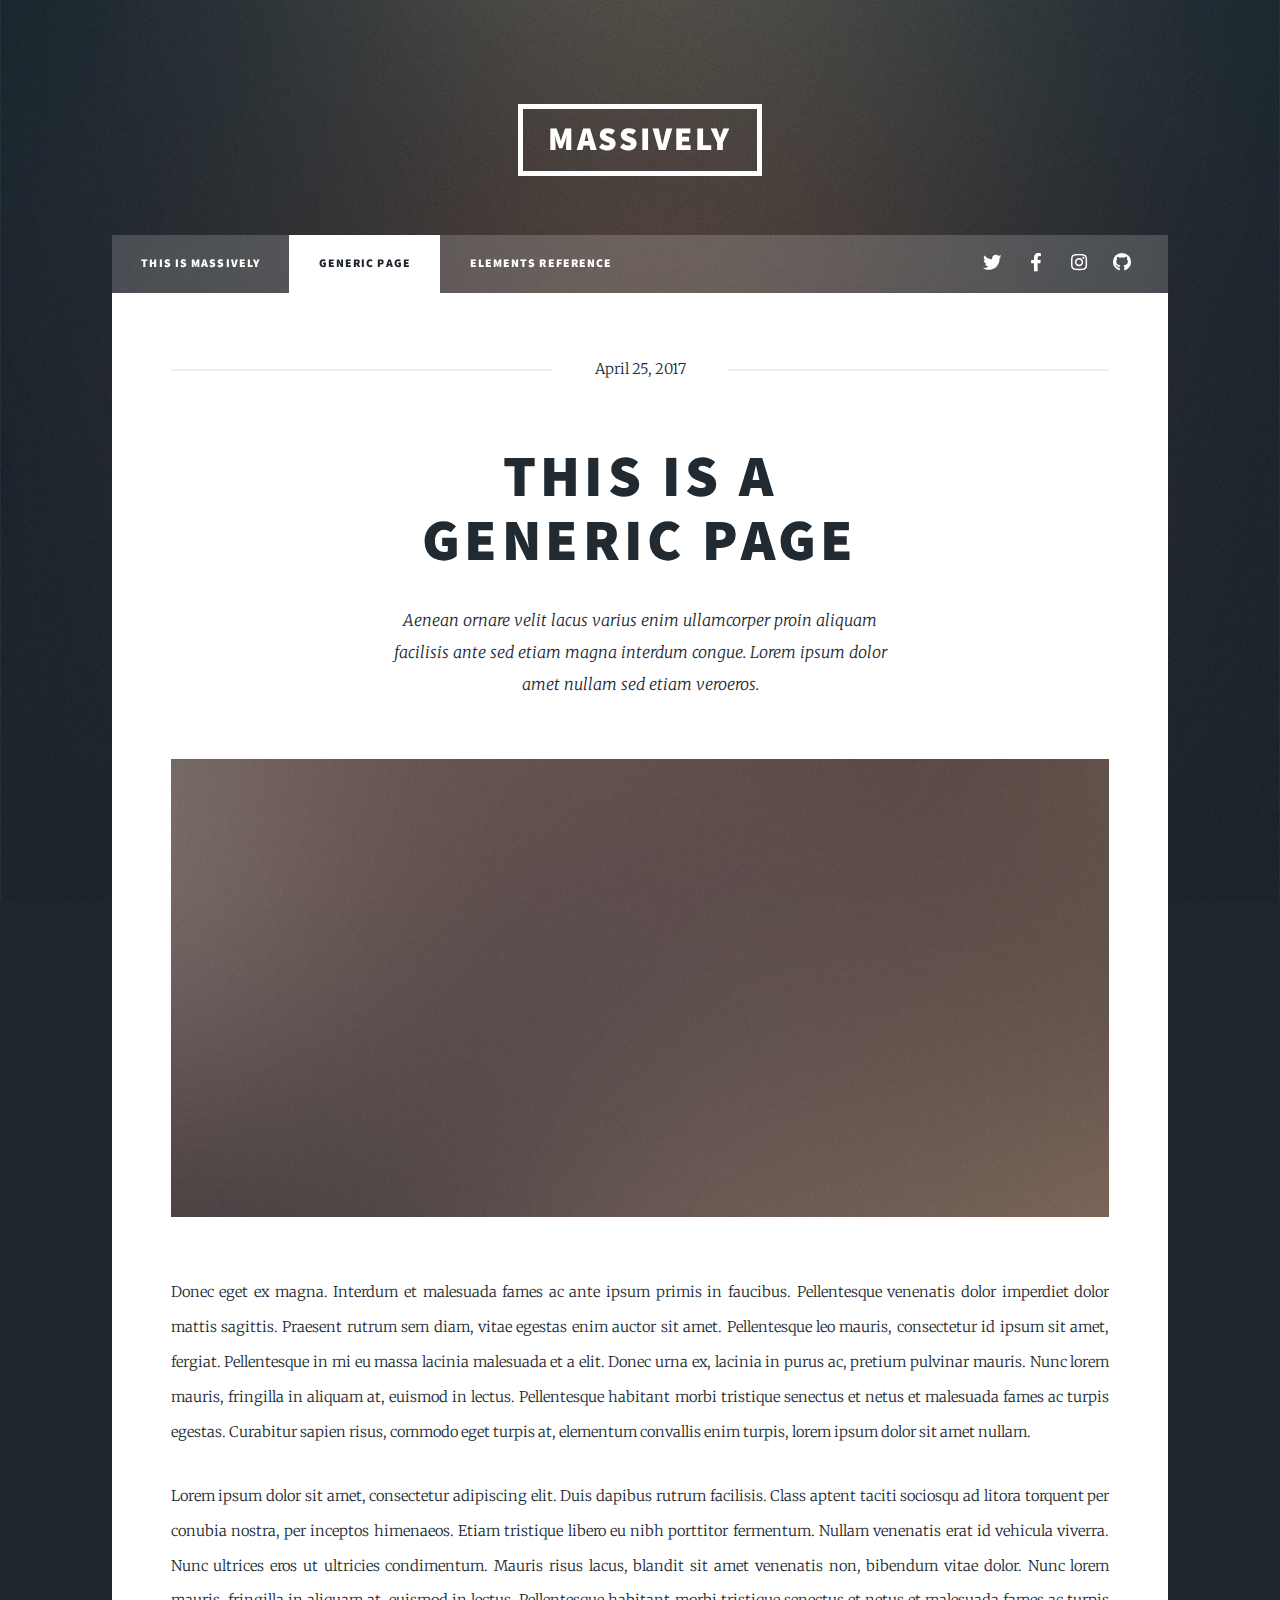
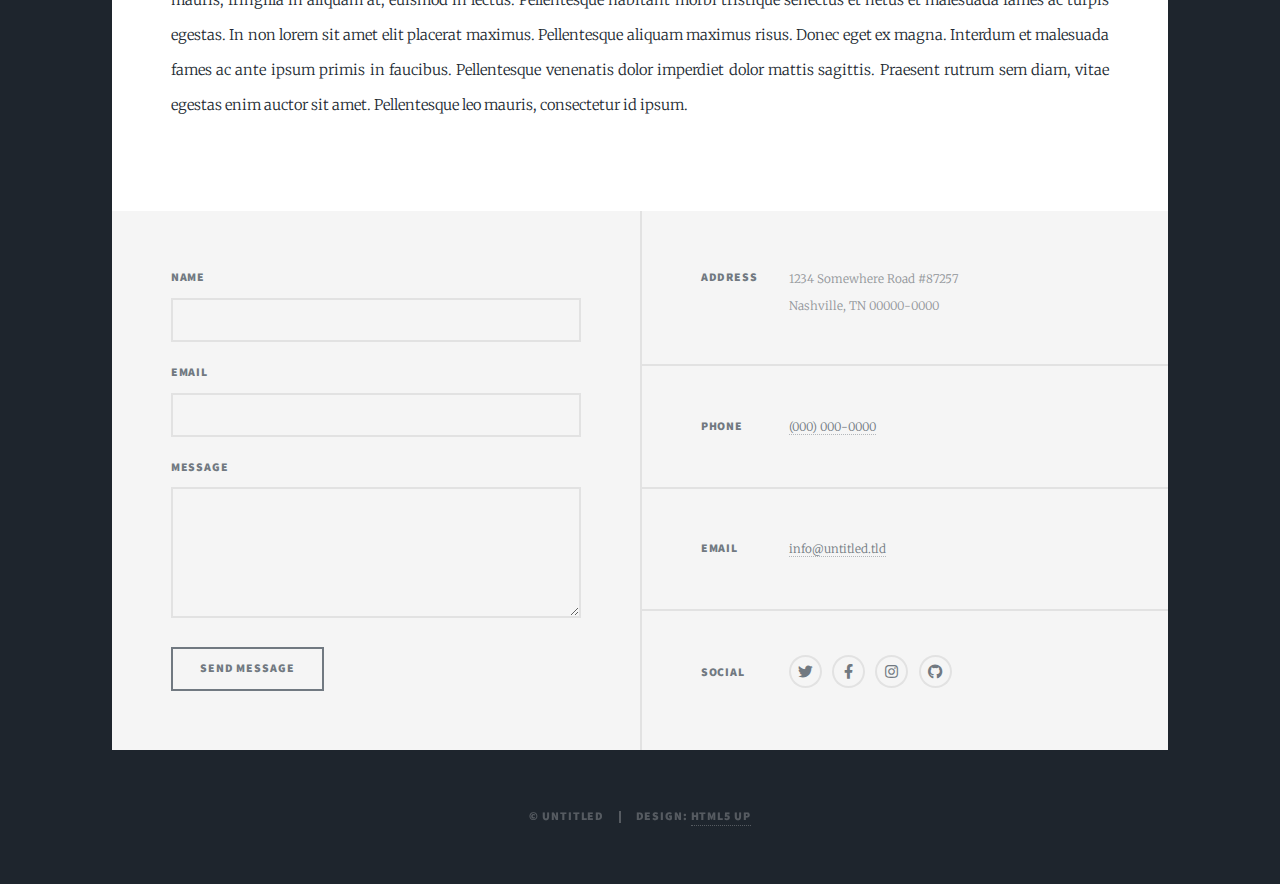
<file: html5up-massively/generic.html>
<!DOCTYPE HTML>
<!--
	Massively by HTML5 UP
	html5up.net | @ajlkn
	Free for personal and commercial use under the CCA 3.0 license (html5up.net/license)
-->
<html>
	<head>
		<title>Generic Page - Massively by HTML5 UP</title>
		<meta charset="utf-8" />
		<meta name="viewport" content="width=device-width, initial-scale=1, user-scalable=no" />
		<link rel="stylesheet" href="assets/css/main.css" />
		<noscript><link rel="stylesheet" href="assets/css/noscript.css" /></noscript>
	</head>
	<body class="is-preload">

		<!-- Wrapper -->
			<div id="wrapper">

				<!-- Header -->
					<header id="header">
						<a href="index.html" class="logo">Massively</a>
					</header>

				<!-- Nav -->
					<nav id="nav">
						<ul class="links">
							<li><a href="index.html">This is Massively</a></li>
							<li class="active"><a href="generic.html">Generic Page</a></li>
							<li><a href="elements.html">Elements Reference</a></li>
						</ul>
						<ul class="icons">
							<li><a href="#" class="icon brands fa-twitter"><span class="label">Twitter</span></a></li>
							<li><a href="#" class="icon brands fa-facebook-f"><span class="label">Facebook</span></a></li>
							<li><a href="#" class="icon brands fa-instagram"><span class="label">Instagram</span></a></li>
							<li><a href="#" class="icon brands fa-github"><span class="label">GitHub</span></a></li>
						</ul>
					</nav>

				<!-- Main -->
					<div id="main">

						<!-- Post -->
							<section class="post">
								<header class="major">
									<span class="date">April 25, 2017</span>
									<h1>This is a<br />
									Generic Page</h1>
									<p>Aenean ornare velit lacus varius enim ullamcorper proin aliquam<br />
									facilisis ante sed etiam magna interdum congue. Lorem ipsum dolor<br />
									amet nullam sed etiam veroeros.</p>
								</header>
								<div class="image main"><img src="images/pic01.jpg" alt="" /></div>
								<p>Donec eget ex magna. Interdum et malesuada fames ac ante ipsum primis in faucibus. Pellentesque venenatis dolor imperdiet dolor mattis sagittis. Praesent rutrum sem diam, vitae egestas enim auctor sit amet. Pellentesque leo mauris, consectetur id ipsum sit amet, fergiat. Pellentesque in mi eu massa lacinia malesuada et a elit. Donec urna ex, lacinia in purus ac, pretium pulvinar mauris. Nunc lorem mauris, fringilla in aliquam at, euismod in lectus. Pellentesque habitant morbi tristique senectus et netus et malesuada fames ac turpis egestas. Curabitur sapien risus, commodo eget turpis at, elementum convallis enim turpis, lorem ipsum dolor sit amet nullam.</p>
								<p>Lorem ipsum dolor sit amet, consectetur adipiscing elit. Duis dapibus rutrum facilisis. Class aptent taciti sociosqu ad litora torquent per conubia nostra, per inceptos himenaeos. Etiam tristique libero eu nibh porttitor fermentum. Nullam venenatis erat id vehicula viverra. Nunc ultrices eros ut ultricies condimentum. Mauris risus lacus, blandit sit amet venenatis non, bibendum vitae dolor. Nunc lorem mauris, fringilla in aliquam at, euismod in lectus. Pellentesque habitant morbi tristique senectus et netus et malesuada fames ac turpis egestas. In non lorem sit amet elit placerat maximus. Pellentesque aliquam maximus risus. Donec eget ex magna. Interdum et malesuada fames ac ante ipsum primis in faucibus. Pellentesque venenatis dolor imperdiet dolor mattis sagittis. Praesent rutrum sem diam, vitae egestas enim auctor sit amet. Pellentesque leo mauris, consectetur id ipsum.</p>
							</section>

					</div>

				<!-- Footer -->
					<footer id="footer">
						<section>
							<form method="post" action="#">
								<div class="fields">
									<div class="field">
										<label for="name">Name</label>
										<input type="text" name="name" id="name" />
									</div>
									<div class="field">
										<label for="email">Email</label>
										<input type="text" name="email" id="email" />
									</div>
									<div class="field">
										<label for="message">Message</label>
										<textarea name="message" id="message" rows="3"></textarea>
									</div>
								</div>
								<ul class="actions">
									<li><input type="submit" value="Send Message" /></li>
								</ul>
							</form>
						</section>
						<section class="split contact">
							<section class="alt">
								<h3>Address</h3>
								<p>1234 Somewhere Road #87257<br />
								Nashville, TN 00000-0000</p>
							</section>
							<section>
								<h3>Phone</h3>
								<p><a href="#">(000) 000-0000</a></p>
							</section>
							<section>
								<h3>Email</h3>
								<p><a href="#">info@untitled.tld</a></p>
							</section>
							<section>
								<h3>Social</h3>
								<ul class="icons alt">
									<li><a href="#" class="icon brands alt fa-twitter"><span class="label">Twitter</span></a></li>
									<li><a href="#" class="icon brands alt fa-facebook-f"><span class="label">Facebook</span></a></li>
									<li><a href="#" class="icon brands alt fa-instagram"><span class="label">Instagram</span></a></li>
									<li><a href="#" class="icon brands alt fa-github"><span class="label">GitHub</span></a></li>
								</ul>
							</section>
						</section>
					</footer>

				<!-- Copyright -->
					<div id="copyright">
						<ul><li>&copy; Untitled</li><li>Design: <a href="https://html5up.net">HTML5 UP</a></li></ul>
					</div>

			</div>

		<!-- Scripts -->
			<script src="assets/js/jquery.min.js"></script>
			<script src="assets/js/jquery.scrollex.min.js"></script>
			<script src="assets/js/jquery.scrolly.min.js"></script>
			<script src="assets/js/browser.min.js"></script>
			<script src="assets/js/breakpoints.min.js"></script>
			<script src="assets/js/util.js"></script>
			<script src="assets/js/main.js"></script>

	</body>
</html>
</file>
<file: style.css>
@import url('https://fonts.googleapis.com/css2?family=Poppins:wght@300;400;600&display=swap');

/* ==========================
   VARIABLES / THEME TOKENS
   ========================== */
:root {
  --bg-color: #f4f4f9;
  --text-color: #333;
  --card-bg-color: #fff;
  --border-color: #ccc;
  --primary-color: #007bff;
  --primary-hover: #0056b3;
  --disabled-color: #6c757d;
  --danger-color: #dc3545;
  --danger-hover: #c82333;
}

/* Dark Theme */
body.dark-mode {
  --bg-color: #121212;
  --text-color: #e0e0e0;
  --card-bg-color: #1e1e1e;
  --border-color: #444;
  --primary-color: #0d6efd;
  --primary-hover: #0b5ed7;
}

/* Blue Theme */
body.blue-mode {
  --bg-color: #e6f2ff;
  --text-color: #034694;
  --card-bg-color: #ffffff;
  --border-color: #cce5ff;
  --primary-color: #0d6efd;
  --primary-hover: #0b5ed7;
}

/* Green Theme */
body.green-mode {
  --bg-color: #e7f6e7;
  --text-color: #065f46;
  --card-bg-color: #ffffff;
  --border-color: #b2dfdb;
  --primary-color: #198754;
  --primary-hover: #157347;
}

/* ==========================
   GLOBALS
   ========================== */
body {
  font-family: 'Poppins', -apple-system, BlinkMacSystemFont, "Segoe UI", Roboto, Helvetica, Arial, sans-serif;
  margin: 0;
  background-color: var(--bg-color);
  background-size: cover;
  background-repeat: no-repeat;
  background-position: center;
  color: var(--text-color);
  transition: background-color 0.3s, color 0.3s;
}

.main-container {
  max-width: 900px;
  margin: 10px auto;
  padding: 0 20px;
  text-align: center;
}

h1, h2 { margin: 0.5em 0; }

/* ==========================
   TIMERS GRID + CARDS
   ========================== */
.timers-grid {
  display: grid;
  grid-template-columns: repeat(auto-fit, minmax(250px, 1fr));
  gap: 10px;
  margin: 10px auto;
  max-width: 1200px;
}

.timer-container {
  position: relative;
  display: flex;
  flex-direction: column;
  align-items: center;
  padding: 15px;
  border: 1px solid var(--border-color);
  border-radius: 10px;
  background-color: var(--card-bg-color);
  box-shadow: 0 4px 8px rgba(0,0,0,0.1);
  transition: background-color 0.3s, border-color 0.3s;
}

@keyframes stagePulse {
  0%   { transform: scale(1); }
  50%  { transform: scale(1.05); }
  100% { transform: scale(1); }
}

.active-stage {
  border: 2px solid var(--primary-color);
  animation: stagePulse 0.5s ease;
}

.timer-display {
  font-size: 2em;
  margin-top: 10px;
  font-weight: 500;
}
.timer-display.green  { color: #28a745; }
.timer-display.orange { color: #fd7e14; }
.timer-display.red    { color: #dc3545; }

/* ==========================
   FORM CONTROLS & BUTTONS
   ========================== */
button {
  padding: 10px 20px;
  margin: 5px;
  font-size: 1em;
  cursor: pointer;
  background-color: var(--primary-color);
  color: white;
  border: none;
  border-radius: 5px;
  transition: background-color 0.2s;
}
button:hover:not(:disabled) { background-color: var(--primary-hover); }
button:disabled { background-color: var(--disabled-color); cursor: not-allowed; }

input, select, textarea {
  padding: 8px;
  margin: 5px;
  border: 1px solid var(--border-color);
  border-radius: 5px;
  font-size: 1em;
  background-color: var(--card-bg-color);
  color: var(--text-color);
}
textarea {
  width: 90%;
  max-width: 800px;
  min-height: 80px;
  margin-top: 10px;
}

#controls { margin-top: 10px; }

/* ==========================
   PROGRESS BAR
   ========================== */
.progress-bar {
  width: 90%;
  background-color: #e9ecef;
  border-radius: 5px;
  overflow: hidden;
  margin-top: 15px;
  height: 12px;
}
.progress {
  height: 100%;
  background-color: #28a745;
  width: 100%;
  transition: width 0.5s linear, background-color 0.5s;
}

#total-time {
  font-size: 1.5em;
  margin-top: 20px;
  font-weight: bold;
}

/* Goblin mini-game */
#goblin-game {
  display: flex;
  flex-direction: column;
  align-items: center;
  margin-top: 10px;
}
#goblin-health-bar {
  width: 150px;
  height: 15px;
  background: #e9ecef;
  border-radius: 8px;
  overflow: hidden;
  margin-top: 5px;
}
#goblin-health {
  height: 100%;
  width: 100%;
  background: #28a745;
  transition: width 0.3s;
}

/* ==========================
   MANAGERS (Essay / Template)
   ========================== */
.manager-section {
  background-color: var(--card-bg-color);
  padding: 15px;
  border-radius: 8px;
  box-shadow: 0 2px 4px rgba(0,0,0,0.1);
  max-width: 800px;
  margin: 10px auto;
  display: flex;
  flex-wrap: wrap;
  justify-content: center;
  align-items: center;
  gap: 10px;
}

/* ==========================
   THEME SWITCHER UI
   ========================== */
#theme-toggle-btn {
  position: fixed;
  top: 15px;
  left: 15px;
  z-index: 101;
}

#settings-toggle-btn {
  position: fixed;
  top: 15px;
  left: 55px;
  z-index: 101;
}

#assistant-toggle-btn {
  position: fixed;
  top: 15px;
  right: 15px;
  z-index: 101;
}

#theme-settings {
  position: fixed;
  top: 60px;
  left: 15px;
  z-index: 100;
  display: none;
  flex-direction: column;
  gap: 10px;
  background-color: var(--card-bg-color);
  padding: 10px;
  border-radius: 0 8px 8px 0;
  box-shadow: 0 2px 4px rgba(0,0,0,0.1);
}
#theme-settings.visible { display: flex; }

/* ==========================
   SESSION / POMODORO TAGS
   ========================== */
#session-tracker,
#pomodoro-counter {
  background-color: var(--card-bg-color);
  color: var(--text-color);
  padding: 10px 20px;
  border-radius: 8px;
  font-size: 1.1em;
  font-weight: bold;
  margin: 10px auto;
  max-width: fit-content;
  box-shadow: 0 2px 4px rgba(0,0,0,0.1);
}

/* ==========================
   EDIT MODE
   ========================== */
.delete-stage-btn { 
  position: absolute;
  top: 5px;
  right: 5px;
  background-color: var(--danger-color);
  color: white;
  border-radius: 50%;
  width: 25px;
  height: 25px;
  padding: 0;
  line-height: 25px;
  text-align: center;
  font-weight: bold;
  display: none;
}
.delete-stage-btn:hover { background-color: var(--danger-hover); }

.edit-mode-only { display: none; }

.edit-mode-active .delete-stage-btn { display: block; }
.edit-stage-btn {
  position: absolute;
  top: 5px;
  left: 5px;
  background-color: var(--primary-color);
  color: white;
  border-radius: 50%;
  width: 25px;
  height: 25px;
  padding: 0;
  line-height: 25px;
  text-align: center;
  display: none;
}
.edit-stage-btn:hover { background-color: var(--primary-hover); }
.edit-mode-active .edit-stage-btn { display: block; }
.edit-mode-active #template-controls #edit-template-btn { display: none; }
edit-mode-active #template-controls .edit-mode-only,
.edit-mode-active #add-stage-container { display: inline-block; }

#add-stage-container { margin-top: 10px; }

#notes-section {
  background-color: var(--card-bg-color);
  padding: 15px;
  border-radius: 8px;
  box-shadow: 0 2px 4px rgba(0,0,0,0.1);
  max-width: 800px;
  margin: 20px auto;
}

/* ==========================
   STUDY ASSISTANT WIDGET
   ========================== */
#asistente-container {
  position: fixed;
  bottom: 20px;
  right: 20px;
  display: flex;
  align-items: flex-end;
  z-index: 10000;
  animation: asistente-fade-in 0.5s ease-in-out;
  cursor: move;
}

#floating-stage {
  position: fixed;
  bottom: 15px;
  left: 15px;
  padding: 8px 12px;
  background: rgba(0,0,0,0.8);
  color: #fff;
  border-radius: 6px;
  font-size: 14px;
  z-index: 10001;
  display: none;
}

#personaje-img {
  height: 280px;
  animation: asistente-bob-and-sway 6s ease-in-out infinite;
  position: relative;
  bottom: -10px;
  filter: drop-shadow(0 5px 15px rgba(0,0,0,0.2));
  -webkit-user-drag: none;
  user-select: none;
}

#dialogo-burbuja {
  position: relative;
  background: #ffffff;
  padding: 20px;
  border-radius: 15px;
  margin-right: 15px;
  margin-bottom: 80px;
  max-width: 250px;
  box-shadow: 0 5px 15px rgba(0,0,0,0.15);
  font-family: 'Poppins', sans-serif;
  font-size: 16px;
  line-height: 1.5;
  color: #586e75;
  opacity: 0;
  transition: opacity 0.4s ease-in-out, transform 0.4s ease-in-out;
  transform: translateY(10px);
  animation: asistente-pulse 3s ease-in-out infinite;
}
#dialogo-burbuja.dialog-pop {
  animation: asistente-pop 0.4s ease-out, asistente-pulse 3s ease-in-out infinite;
}
#dialogo-burbuja::after {
  content: '';
  position: absolute;
  bottom: -15px;
  right: 25px;
  border-width: 15px 15px 0 0;
  border-style: solid;
  border-color: #ffffff transparent transparent transparent;
}

#cerrar-asistente {
  position: absolute;
  top: -12px;
  left: -12px;
  background: #dc322f;
  color: white;
  border-radius: 50%;
  width: 30px;
  height: 30px;
  display: flex;
  justify-content: center;
  align-items: center;
  cursor: pointer;
  font-weight: bold;
  font-family: sans-serif;
  box-shadow: 0 2px 5px rgba(0,0,0,0.3);
  border: 2px solid white;
  transition: transform 0.2s;
}
#cerrar-asistente:hover { transform: scale(1.1); }

#assist-size-controls {
  position: absolute;
  bottom: 5px;
  right: 5px;
  display: flex;
  gap: 5px;
}
#assist-size-controls span {
  background: #ffffff;
  border: 1px solid #ccc;
  border-radius: 50%;
  width: 24px;
  height: 24px;
  line-height: 22px;
  text-align: center;
  cursor: pointer;
  font-weight: bold;
  user-select: none;
}

/* Animations */
@keyframes asistente-bob-and-sway {
  0%   { transform: translateY(0) translateX(0) rotate(0deg); }
  25%  { transform: translateY(-10px) translateX(5px) rotate(1deg); }
  50%  { transform: translateY(0) translateX(0) rotate(0deg); }
  75%  { transform: translateY(-10px) translateX(-5px) rotate(-1deg); }
  100% { transform: translateY(0) translateX(0) rotate(0deg); }
}
@keyframes asistente-pulse {
  0%   { transform: scale(1); }
  50%  { transform: scale(1.03); }
  100% { transform: scale(1); }
}
@keyframes asistente-fade-in {
  from { opacity: 0; transform: translateY(20px); }
  to   { opacity: 1; transform: translateY(0); }
}
@keyframes asistente-pop {
  0%   { transform: scale(0.8) translateY(10px); opacity: 0; }
  100% { transform: scale(1) translateY(0); opacity: 1; }
}

/* ==========================
   TODO LIST (Floating panel)
   ========================== */
#todo-section {
  position: static;
  width: 100%;
  max-width: 800px;
  margin: 0 auto 1rem auto;
  background: var(--card-bg-color);
  border: 1px solid var(--border-color);
  border-radius: 8px;
  padding: 1rem;
  box-shadow: none;
  max-height: none;
  overflow: visible;
}
#todo-list { list-style: none; padding: 0; }
#completed-list.drag-over {
  background-color: rgba(0, 0, 0, 0.05);
  border: 2px dashed var(--border-color);
}

.todo-item {
  display: flex;
  flex-wrap: wrap;
  gap: 10px;
  align-items: center;
  padding: 8px;
  margin: 4px 0;
  border: 1px solid var(--border-color);
  border-radius: 5px;
  background-color: var(--card-bg-color);
  cursor: move;
}
.todo-item.dragging { opacity: 0.5; }
.todo-item.done .todo-text { text-decoration: line-through; }

.todo-text { flex: 1; }

.todo-priority.high   { color: var(--danger-color); }
.todo-priority.medium { color: #fd7e14; }
.todo-priority.low    { color: #198754; }

.priority-high {
  border-left: 4px solid var(--danger-color);
  background-color: rgba(220,53,69,0.1);
}
.priority-medium {
  border-left: 4px solid #fd7e14;
  background-color: rgba(253,126,20,0.1);
}
.priority-low {
  border-left: 4px solid #198754;
  background-color: rgba(25,135,84,0.1);
}

.completed-info {
  width: 100%;
  font-size: 0.8em;
  color: #6c757d;
}

.todo-item .complete-btn { cursor: pointer; }

#todo-input { width: 100%; }

/* ==========================
   RESPONSIVE
   ========================== */

@media (max-width: 768px) {
  .main-container { padding: 0 10px; }
  .manager-section { flex-direction: column; }

  #theme-settings {
    top: 60px;
    left: 10px;
    display: none;
  }
  #theme-settings.visible { display: flex; }

  #theme-toggle-btn { bottom: 15px; top: auto; left: 10px; }
  #settings-toggle-btn { bottom: 15px; top: auto; left: 60px; }
  #assistant-toggle-btn { bottom: 15px; top: auto; right: 15px; }

  .timers-grid { grid-template-columns: 1fr; }
  .timer-display { font-size: 1.5em; }
  #session-tracker, #pomodoro-counter { width: 100%; }
}

@media (max-width: 480px) {
  #asistente-container { bottom: 10px; right: 10px; }
  #assistant-toggle-btn { bottom: 10px; right: 10px; top: auto; }
  #personaje-img { height: 200px; }
  #dialogo-burbuja { font-size: 14px; margin-bottom: 60px; }
}

/* ==========================
   USER LOGIN OVERLAY
   ========================== */
#login-overlay {
  position: fixed;
  top: 0;
  left: 0;
  width: 100%;
  height: 100%;
  background: rgba(0,0,0,0.8);
  display: flex;
  align-items: center;
  justify-content: center;
  z-index: 20000;
}
#login-overlay.hidden { display: none; }
#login-box {
  background: var(--card-bg-color);
  color: var(--text-color);
  padding: 20px;
  border-radius: 8px;
  text-align: center;
}
#login-box input { margin-bottom: 10px; }
</file>
<file: html5up-massively/assets/css/main.css>
@import url(fontawesome-all.min.css);
@import url("https://fonts.googleapis.com/css?family=Merriweather:300,700,300italic,700italic|Source+Sans+Pro:900");

/*
	Massively by HTML5 UP
	html5up.net | @ajlkn
	Free for personal and commercial use under the CCA 3.0 license (html5up.net/license)
*/

html, body, div, span, applet, object,
iframe, h1, h2, h3, h4, h5, h6, p, blockquote,
pre, a, abbr, acronym, address, big, cite,
code, del, dfn, em, img, ins, kbd, q, s, samp,
small, strike, strong, sub, sup, tt, var, b,
u, i, center, dl, dt, dd, ol, ul, li, fieldset,
form, label, legend, table, caption, tbody,
tfoot, thead, tr, th, td, article, aside,
canvas, details, embed, figure, figcaption,
footer, header, hgroup, menu, nav, output, ruby,
section, summary, time, mark, audio, video {
	margin: 0;
	padding: 0;
	border: 0;
	font-size: 100%;
	font: inherit;
	vertical-align: baseline;}

article, aside, details, figcaption, figure,
footer, header, hgroup, menu, nav, section {
	display: block;}

body {
	line-height: 1;
}

ol, ul {
	list-style: none;
}

blockquote, q {
	quotes: none;
}

	blockquote:before, blockquote:after, q:before, q:after {
		content: '';
		content: none;
	}

table {
	border-collapse: collapse;
	border-spacing: 0;
}

body {
	-webkit-text-size-adjust: none;
}

mark {
	background-color: transparent;
	color: inherit;
}

input::-moz-focus-inner {
	border: 0;
	padding: 0;
}

input, select, textarea {
	-moz-appearance: none;
	-webkit-appearance: none;
	-ms-appearance: none;
	appearance: none;
}

/* Basic */

	@-ms-viewport {
		width: device-width;
	}

	body {
		-ms-overflow-style: scrollbar;
	}

	@media screen and (max-width: 480px) {

		html, body {
			min-width: 320px;
		}

	}

	html {
		box-sizing: border-box;
	}

	*, *:before, *:after {
		box-sizing: inherit;
	}

	body {
		background-color: #1e252d;
	}

		body.is-preload *, body.is-preload *:before, body.is-preload *:after {
			-moz-animation: none !important;
			-webkit-animation: none !important;
			-ms-animation: none !important;
			animation: none !important;
			-moz-transition: none !important;
			-webkit-transition: none !important;
			-ms-transition: none !important;
			transition: none !important;
		}

/* Type */

	html {
		font-size: 16pt;
	}

		@media screen and (max-width: 1680px) {

			html {
				font-size: 12pt;
			}

		}

		@media screen and (max-width: 1280px) {

			html {
				font-size: 11pt;
			}

		}

		@media screen and (max-width: 360px) {

			html {
				font-size: 10pt;
			}

		}

	body {
		color: #212931;
	}

	body, input, select, textarea {
		font-family: "Merriweather", Georgia, serif;
		font-weight: 300;
		font-size: 1rem;
		line-height: 2.375;
	}

	a {
		-moz-transition: color 0.2s ease-in-out, background-color 0.2s ease-in-out, border-color 0.2s ease-in-out, box-shadow 0.2s ease-in-out;
		-webkit-transition: color 0.2s ease-in-out, background-color 0.2s ease-in-out, border-color 0.2s ease-in-out, box-shadow 0.2s ease-in-out;
		-ms-transition: color 0.2s ease-in-out, background-color 0.2s ease-in-out, border-color 0.2s ease-in-out, box-shadow 0.2s ease-in-out;
		transition: color 0.2s ease-in-out, background-color 0.2s ease-in-out, border-color 0.2s ease-in-out, box-shadow 0.2s ease-in-out;
		border-bottom: dotted 1px;
		text-decoration: none;
	}

		a:hover {
			border-bottom-color: transparent;
		}

	strong, b {
		font-weight: 600;
	}

	em, i {
		font-style: italic;
	}

	p {
		text-align: justify;
		margin: 0 0 2rem 0;
	}

	h1, h2, h3, h4, h5, h6 {
		font-family: "Source Sans Pro", Helvetica, sans-serif;
		font-weight: 900;
		line-height: 1.5;
		letter-spacing: 0.075em;
		text-transform: uppercase;
		margin: 0 0 1rem 0;
	}

		h1 a, h2 a, h3 a, h4 a, h5 a, h6 a {
			border-bottom: 0;
			color: inherit;
			text-decoration: none;
		}

	h1 {
		font-size: 4rem;
		line-height: 1.1;
		margin: 0 0 2rem 0;
	}

	h2 {
		font-size: 1.75rem;
		line-height: 1.3;
		margin: 0 0 1.5rem 0;
	}

	h3 {
		font-size: 1.25rem;
		margin: 0 0 1.5rem 0;
	}

	h4 {
		font-size: 1rem;
	}

	h5 {
		font-size: 0.9rem;
	}

	h6 {
		font-size: 0.8rem;
	}

	sub {
		font-size: 0.8rem;
		position: relative;
		top: 0.5rem;
	}

	sup {
		font-size: 0.8rem;
		position: relative;
		top: -0.5rem;
	}

	blockquote {
		border-left: solid 4px;
		font-style: italic;
		margin: 0 0 2rem 0;
		padding: 0.5rem 0 0.5rem 2rem;
	}

	code {
		border: solid 2px;
		font-family: "Courier New", monospace;
		font-size: 0.9rem;
		margin: 0 0.25rem;
		padding: 0.25rem 0.65rem;
	}

	pre {
		-webkit-overflow-scrolling: touch;
		font-family: "Courier New", monospace;
		font-size: 0.9rem;
		margin: 0 0 2rem 0;
	}

		pre code {
			display: block;
			line-height: 1.75;
			padding: 1rem 1.5rem;
			overflow-x: auto;
		}

	hr {
		border: 0;
		border-bottom: solid 2px;
		margin: 3rem 0;
	}

		hr.major {
			margin: 5rem 0;
		}

	.align-left {
		text-align: left;
	}

	.align-center {
		text-align: center;
	}

	.align-right {
		text-align: right;
	}

	input, select, textarea {
		color: #212931;
	}

	a {
		color: #212931;
		border-bottom-color: rgba(33, 41, 49, 0.5);
	}

		a:hover {
			border-bottom-color: transparent;
			color: #18bfef !important;
		}

	strong, b {
		color: #212931;
	}

	h1, h2, h3, h4, h5, h6 {
		color: #212931;
	}

	blockquote {
		border-left-color: #eeeeee;
	}

	code {
		background: rgba(220, 220, 220, 0.25);
		border-color: #eeeeee;
	}

	hr {
		border-bottom-color: #eeeeee;
	}

/* Row */

	.row {
		display: flex;
		flex-wrap: wrap;
		box-sizing: border-box;
		align-items: stretch;
	}

		.row > * {
			box-sizing: border-box;
		}

		.row.gtr-uniform > * > :last-child {
			margin-bottom: 0;
		}

		.row.aln-left {
			justify-content: flex-start;
		}

		.row.aln-center {
			justify-content: center;
		}

		.row.aln-right {
			justify-content: flex-end;
		}

		.row.aln-top {
			align-items: flex-start;
		}

		.row.aln-middle {
			align-items: center;
		}

		.row.aln-bottom {
			align-items: flex-end;
		}

		.row > .imp {
			order: -1;
		}

		.row > .col-1 {
			width: 8.33333%;
		}

		.row > .off-1 {
			margin-left: 8.33333%;
		}

		.row > .col-2 {
			width: 16.66667%;
		}

		.row > .off-2 {
			margin-left: 16.66667%;
		}

		.row > .col-3 {
			width: 25%;
		}

		.row > .off-3 {
			margin-left: 25%;
		}

		.row > .col-4 {
			width: 33.33333%;
		}

		.row > .off-4 {
			margin-left: 33.33333%;
		}

		.row > .col-5 {
			width: 41.66667%;
		}

		.row > .off-5 {
			margin-left: 41.66667%;
		}

		.row > .col-6 {
			width: 50%;
		}

		.row > .off-6 {
			margin-left: 50%;
		}

		.row > .col-7 {
			width: 58.33333%;
		}

		.row > .off-7 {
			margin-left: 58.33333%;
		}

		.row > .col-8 {
			width: 66.66667%;
		}

		.row > .off-8 {
			margin-left: 66.66667%;
		}

		.row > .col-9 {
			width: 75%;
		}

		.row > .off-9 {
			margin-left: 75%;
		}

		.row > .col-10 {
			width: 83.33333%;
		}

		.row > .off-10 {
			margin-left: 83.33333%;
		}

		.row > .col-11 {
			width: 91.66667%;
		}

		.row > .off-11 {
			margin-left: 91.66667%;
		}

		.row > .col-12 {
			width: 100%;
		}

		.row > .off-12 {
			margin-left: 100%;
		}

		.row.gtr-0 {
			margin-top: 0;
			margin-left: 0rem;
		}

			.row.gtr-0 > * {
				padding: 0 0 0 0rem;
			}

			.row.gtr-0.gtr-uniform {
				margin-top: 0rem;
			}

				.row.gtr-0.gtr-uniform > * {
					padding-top: 0rem;
				}

		.row.gtr-25 {
			margin-top: 0;
			margin-left: -0.375rem;
		}

			.row.gtr-25 > * {
				padding: 0 0 0 0.375rem;
			}

			.row.gtr-25.gtr-uniform {
				margin-top: -0.375rem;
			}

				.row.gtr-25.gtr-uniform > * {
					padding-top: 0.375rem;
				}

		.row.gtr-50 {
			margin-top: 0;
			margin-left: -0.75rem;
		}

			.row.gtr-50 > * {
				padding: 0 0 0 0.75rem;
			}

			.row.gtr-50.gtr-uniform {
				margin-top: -0.75rem;
			}

				.row.gtr-50.gtr-uniform > * {
					padding-top: 0.75rem;
				}

		.row {
			margin-top: 0;
			margin-left: -1.5rem;
		}

			.row > * {
				padding: 0 0 0 1.5rem;
			}

			.row.gtr-uniform {
				margin-top: -1.5rem;
			}

				.row.gtr-uniform > * {
					padding-top: 1.5rem;
				}

		.row.gtr-150 {
			margin-top: 0;
			margin-left: -2.25rem;
		}

			.row.gtr-150 > * {
				padding: 0 0 0 2.25rem;
			}

			.row.gtr-150.gtr-uniform {
				margin-top: -2.25rem;
			}

				.row.gtr-150.gtr-uniform > * {
					padding-top: 2.25rem;
				}

		.row.gtr-200 {
			margin-top: 0;
			margin-left: -3rem;
		}

			.row.gtr-200 > * {
				padding: 0 0 0 3rem;
			}

			.row.gtr-200.gtr-uniform {
				margin-top: -3rem;
			}

				.row.gtr-200.gtr-uniform > * {
					padding-top: 3rem;
				}

		@media screen and (max-width: 1680px) {

			.row {
				display: flex;
				flex-wrap: wrap;
				box-sizing: border-box;
				align-items: stretch;
			}

				.row > * {
					box-sizing: border-box;
				}

				.row.gtr-uniform > * > :last-child {
					margin-bottom: 0;
				}

				.row.aln-left {
					justify-content: flex-start;
				}

				.row.aln-center {
					justify-content: center;
				}

				.row.aln-right {
					justify-content: flex-end;
				}

				.row.aln-top {
					align-items: flex-start;
				}

				.row.aln-middle {
					align-items: center;
				}

				.row.aln-bottom {
					align-items: flex-end;
				}

				.row > .imp-xlarge {
					order: -1;
				}

				.row > .col-1-xlarge {
					width: 8.33333%;
				}

				.row > .off-1-xlarge {
					margin-left: 8.33333%;
				}

				.row > .col-2-xlarge {
					width: 16.66667%;
				}

				.row > .off-2-xlarge {
					margin-left: 16.66667%;
				}

				.row > .col-3-xlarge {
					width: 25%;
				}

				.row > .off-3-xlarge {
					margin-left: 25%;
				}

				.row > .col-4-xlarge {
					width: 33.33333%;
				}

				.row > .off-4-xlarge {
					margin-left: 33.33333%;
				}

				.row > .col-5-xlarge {
					width: 41.66667%;
				}

				.row > .off-5-xlarge {
					margin-left: 41.66667%;
				}

				.row > .col-6-xlarge {
					width: 50%;
				}

				.row > .off-6-xlarge {
					margin-left: 50%;
				}

				.row > .col-7-xlarge {
					width: 58.33333%;
				}

				.row > .off-7-xlarge {
					margin-left: 58.33333%;
				}

				.row > .col-8-xlarge {
					width: 66.66667%;
				}

				.row > .off-8-xlarge {
					margin-left: 66.66667%;
				}

				.row > .col-9-xlarge {
					width: 75%;
				}

				.row > .off-9-xlarge {
					margin-left: 75%;
				}

				.row > .col-10-xlarge {
					width: 83.33333%;
				}

				.row > .off-10-xlarge {
					margin-left: 83.33333%;
				}

				.row > .col-11-xlarge {
					width: 91.66667%;
				}

				.row > .off-11-xlarge {
					margin-left: 91.66667%;
				}

				.row > .col-12-xlarge {
					width: 100%;
				}

				.row > .off-12-xlarge {
					margin-left: 100%;
				}

				.row.gtr-0 {
					margin-top: 0;
					margin-left: 0rem;
				}

					.row.gtr-0 > * {
						padding: 0 0 0 0rem;
					}

					.row.gtr-0.gtr-uniform {
						margin-top: 0rem;
					}

						.row.gtr-0.gtr-uniform > * {
							padding-top: 0rem;
						}

				.row.gtr-25 {
					margin-top: 0;
					margin-left: -0.375rem;
				}

					.row.gtr-25 > * {
						padding: 0 0 0 0.375rem;
					}

					.row.gtr-25.gtr-uniform {
						margin-top: -0.375rem;
					}

						.row.gtr-25.gtr-uniform > * {
							padding-top: 0.375rem;
						}

				.row.gtr-50 {
					margin-top: 0;
					margin-left: -0.75rem;
				}

					.row.gtr-50 > * {
						padding: 0 0 0 0.75rem;
					}

					.row.gtr-50.gtr-uniform {
						margin-top: -0.75rem;
					}

						.row.gtr-50.gtr-uniform > * {
							padding-top: 0.75rem;
						}

				.row {
					margin-top: 0;
					margin-left: -1.5rem;
				}

					.row > * {
						padding: 0 0 0 1.5rem;
					}

					.row.gtr-uniform {
						margin-top: -1.5rem;
					}

						.row.gtr-uniform > * {
							padding-top: 1.5rem;
						}

				.row.gtr-150 {
					margin-top: 0;
					margin-left: -2.25rem;
				}

					.row.gtr-150 > * {
						padding: 0 0 0 2.25rem;
					}

					.row.gtr-150.gtr-uniform {
						margin-top: -2.25rem;
					}

						.row.gtr-150.gtr-uniform > * {
							padding-top: 2.25rem;
						}

				.row.gtr-200 {
					margin-top: 0;
					margin-left: -3rem;
				}

					.row.gtr-200 > * {
						padding: 0 0 0 3rem;
					}

					.row.gtr-200.gtr-uniform {
						margin-top: -3rem;
					}

						.row.gtr-200.gtr-uniform > * {
							padding-top: 3rem;
						}

		}

		@media screen and (max-width: 1280px) {

			.row {
				display: flex;
				flex-wrap: wrap;
				box-sizing: border-box;
				align-items: stretch;
			}

				.row > * {
					box-sizing: border-box;
				}

				.row.gtr-uniform > * > :last-child {
					margin-bottom: 0;
				}

				.row.aln-left {
					justify-content: flex-start;
				}

				.row.aln-center {
					justify-content: center;
				}

				.row.aln-right {
					justify-content: flex-end;
				}

				.row.aln-top {
					align-items: flex-start;
				}

				.row.aln-middle {
					align-items: center;
				}

				.row.aln-bottom {
					align-items: flex-end;
				}

				.row > .imp-large {
					order: -1;
				}

				.row > .col-1-large {
					width: 8.33333%;
				}

				.row > .off-1-large {
					margin-left: 8.33333%;
				}

				.row > .col-2-large {
					width: 16.66667%;
				}

				.row > .off-2-large {
					margin-left: 16.66667%;
				}

				.row > .col-3-large {
					width: 25%;
				}

				.row > .off-3-large {
					margin-left: 25%;
				}

				.row > .col-4-large {
					width: 33.33333%;
				}

				.row > .off-4-large {
					margin-left: 33.33333%;
				}

				.row > .col-5-large {
					width: 41.66667%;
				}

				.row > .off-5-large {
					margin-left: 41.66667%;
				}

				.row > .col-6-large {
					width: 50%;
				}

				.row > .off-6-large {
					margin-left: 50%;
				}

				.row > .col-7-large {
					width: 58.33333%;
				}

				.row > .off-7-large {
					margin-left: 58.33333%;
				}

				.row > .col-8-large {
					width: 66.66667%;
				}

				.row > .off-8-large {
					margin-left: 66.66667%;
				}

				.row > .col-9-large {
					width: 75%;
				}

				.row > .off-9-large {
					margin-left: 75%;
				}

				.row > .col-10-large {
					width: 83.33333%;
				}

				.row > .off-10-large {
					margin-left: 83.33333%;
				}

				.row > .col-11-large {
					width: 91.66667%;
				}

				.row > .off-11-large {
					margin-left: 91.66667%;
				}

				.row > .col-12-large {
					width: 100%;
				}

				.row > .off-12-large {
					margin-left: 100%;
				}

				.row.gtr-0 {
					margin-top: 0;
					margin-left: 0rem;
				}

					.row.gtr-0 > * {
						padding: 0 0 0 0rem;
					}

					.row.gtr-0.gtr-uniform {
						margin-top: 0rem;
					}

						.row.gtr-0.gtr-uniform > * {
							padding-top: 0rem;
						}

				.row.gtr-25 {
					margin-top: 0;
					margin-left: -0.375rem;
				}

					.row.gtr-25 > * {
						padding: 0 0 0 0.375rem;
					}

					.row.gtr-25.gtr-uniform {
						margin-top: -0.375rem;
					}

						.row.gtr-25.gtr-uniform > * {
							padding-top: 0.375rem;
						}

				.row.gtr-50 {
					margin-top: 0;
					margin-left: -0.75rem;
				}

					.row.gtr-50 > * {
						padding: 0 0 0 0.75rem;
					}

					.row.gtr-50.gtr-uniform {
						margin-top: -0.75rem;
					}

						.row.gtr-50.gtr-uniform > * {
							padding-top: 0.75rem;
						}

				.row {
					margin-top: 0;
					margin-left: -1.5rem;
				}

					.row > * {
						padding: 0 0 0 1.5rem;
					}

					.row.gtr-uniform {
						margin-top: -1.5rem;
					}

						.row.gtr-uniform > * {
							padding-top: 1.5rem;
						}

				.row.gtr-150 {
					margin-top: 0;
					margin-left: -2.25rem;
				}

					.row.gtr-150 > * {
						padding: 0 0 0 2.25rem;
					}

					.row.gtr-150.gtr-uniform {
						margin-top: -2.25rem;
					}

						.row.gtr-150.gtr-uniform > * {
							padding-top: 2.25rem;
						}

				.row.gtr-200 {
					margin-top: 0;
					margin-left: -3rem;
				}

					.row.gtr-200 > * {
						padding: 0 0 0 3rem;
					}

					.row.gtr-200.gtr-uniform {
						margin-top: -3rem;
					}

						.row.gtr-200.gtr-uniform > * {
							padding-top: 3rem;
						}

		}

		@media screen and (max-width: 980px) {

			.row {
				display: flex;
				flex-wrap: wrap;
				box-sizing: border-box;
				align-items: stretch;
			}

				.row > * {
					box-sizing: border-box;
				}

				.row.gtr-uniform > * > :last-child {
					margin-bottom: 0;
				}

				.row.aln-left {
					justify-content: flex-start;
				}

				.row.aln-center {
					justify-content: center;
				}

				.row.aln-right {
					justify-content: flex-end;
				}

				.row.aln-top {
					align-items: flex-start;
				}

				.row.aln-middle {
					align-items: center;
				}

				.row.aln-bottom {
					align-items: flex-end;
				}

				.row > .imp-medium {
					order: -1;
				}

				.row > .col-1-medium {
					width: 8.33333%;
				}

				.row > .off-1-medium {
					margin-left: 8.33333%;
				}

				.row > .col-2-medium {
					width: 16.66667%;
				}

				.row > .off-2-medium {
					margin-left: 16.66667%;
				}

				.row > .col-3-medium {
					width: 25%;
				}

				.row > .off-3-medium {
					margin-left: 25%;
				}

				.row > .col-4-medium {
					width: 33.33333%;
				}

				.row > .off-4-medium {
					margin-left: 33.33333%;
				}

				.row > .col-5-medium {
					width: 41.66667%;
				}

				.row > .off-5-medium {
					margin-left: 41.66667%;
				}

				.row > .col-6-medium {
					width: 50%;
				}

				.row > .off-6-medium {
					margin-left: 50%;
				}

				.row > .col-7-medium {
					width: 58.33333%;
				}

				.row > .off-7-medium {
					margin-left: 58.33333%;
				}

				.row > .col-8-medium {
					width: 66.66667%;
				}

				.row > .off-8-medium {
					margin-left: 66.66667%;
				}

				.row > .col-9-medium {
					width: 75%;
				}

				.row > .off-9-medium {
					margin-left: 75%;
				}

				.row > .col-10-medium {
					width: 83.33333%;
				}

				.row > .off-10-medium {
					margin-left: 83.33333%;
				}

				.row > .col-11-medium {
					width: 91.66667%;
				}

				.row > .off-11-medium {
					margin-left: 91.66667%;
				}

				.row > .col-12-medium {
					width: 100%;
				}

				.row > .off-12-medium {
					margin-left: 100%;
				}

				.row.gtr-0 {
					margin-top: 0;
					margin-left: 0rem;
				}

					.row.gtr-0 > * {
						padding: 0 0 0 0rem;
					}

					.row.gtr-0.gtr-uniform {
						margin-top: 0rem;
					}

						.row.gtr-0.gtr-uniform > * {
							padding-top: 0rem;
						}

				.row.gtr-25 {
					margin-top: 0;
					margin-left: -0.375rem;
				}

					.row.gtr-25 > * {
						padding: 0 0 0 0.375rem;
					}

					.row.gtr-25.gtr-uniform {
						margin-top: -0.375rem;
					}

						.row.gtr-25.gtr-uniform > * {
							padding-top: 0.375rem;
						}

				.row.gtr-50 {
					margin-top: 0;
					margin-left: -0.75rem;
				}

					.row.gtr-50 > * {
						padding: 0 0 0 0.75rem;
					}

					.row.gtr-50.gtr-uniform {
						margin-top: -0.75rem;
					}

						.row.gtr-50.gtr-uniform > * {
							padding-top: 0.75rem;
						}

				.row {
					margin-top: 0;
					margin-left: -1.5rem;
				}

					.row > * {
						padding: 0 0 0 1.5rem;
					}

					.row.gtr-uniform {
						margin-top: -1.5rem;
					}

						.row.gtr-uniform > * {
							padding-top: 1.5rem;
						}

				.row.gtr-150 {
					margin-top: 0;
					margin-left: -2.25rem;
				}

					.row.gtr-150 > * {
						padding: 0 0 0 2.25rem;
					}

					.row.gtr-150.gtr-uniform {
						margin-top: -2.25rem;
					}

						.row.gtr-150.gtr-uniform > * {
							padding-top: 2.25rem;
						}

				.row.gtr-200 {
					margin-top: 0;
					margin-left: -3rem;
				}

					.row.gtr-200 > * {
						padding: 0 0 0 3rem;
					}

					.row.gtr-200.gtr-uniform {
						margin-top: -3rem;
					}

						.row.gtr-200.gtr-uniform > * {
							padding-top: 3rem;
						}

		}

		@media screen and (max-width: 736px) {

			.row {
				display: flex;
				flex-wrap: wrap;
				box-sizing: border-box;
				align-items: stretch;
			}

				.row > * {
					box-sizing: border-box;
				}

				.row.gtr-uniform > * > :last-child {
					margin-bottom: 0;
				}

				.row.aln-left {
					justify-content: flex-start;
				}

				.row.aln-center {
					justify-content: center;
				}

				.row.aln-right {
					justify-content: flex-end;
				}

				.row.aln-top {
					align-items: flex-start;
				}

				.row.aln-middle {
					align-items: center;
				}

				.row.aln-bottom {
					align-items: flex-end;
				}

				.row > .imp-small {
					order: -1;
				}

				.row > .col-1-small {
					width: 8.33333%;
				}

				.row > .off-1-small {
					margin-left: 8.33333%;
				}

				.row > .col-2-small {
					width: 16.66667%;
				}

				.row > .off-2-small {
					margin-left: 16.66667%;
				}

				.row > .col-3-small {
					width: 25%;
				}

				.row > .off-3-small {
					margin-left: 25%;
				}

				.row > .col-4-small {
					width: 33.33333%;
				}

				.row > .off-4-small {
					margin-left: 33.33333%;
				}

				.row > .col-5-small {
					width: 41.66667%;
				}

				.row > .off-5-small {
					margin-left: 41.66667%;
				}

				.row > .col-6-small {
					width: 50%;
				}

				.row > .off-6-small {
					margin-left: 50%;
				}

				.row > .col-7-small {
					width: 58.33333%;
				}

				.row > .off-7-small {
					margin-left: 58.33333%;
				}

				.row > .col-8-small {
					width: 66.66667%;
				}

				.row > .off-8-small {
					margin-left: 66.66667%;
				}

				.row > .col-9-small {
					width: 75%;
				}

				.row > .off-9-small {
					margin-left: 75%;
				}

				.row > .col-10-small {
					width: 83.33333%;
				}

				.row > .off-10-small {
					margin-left: 83.33333%;
				}

				.row > .col-11-small {
					width: 91.66667%;
				}

				.row > .off-11-small {
					margin-left: 91.66667%;
				}

				.row > .col-12-small {
					width: 100%;
				}

				.row > .off-12-small {
					margin-left: 100%;
				}

				.row.gtr-0 {
					margin-top: 0;
					margin-left: 0rem;
				}

					.row.gtr-0 > * {
						padding: 0 0 0 0rem;
					}

					.row.gtr-0.gtr-uniform {
						margin-top: 0rem;
					}

						.row.gtr-0.gtr-uniform > * {
							padding-top: 0rem;
						}

				.row.gtr-25 {
					margin-top: 0;
					margin-left: -0.375rem;
				}

					.row.gtr-25 > * {
						padding: 0 0 0 0.375rem;
					}

					.row.gtr-25.gtr-uniform {
						margin-top: -0.375rem;
					}

						.row.gtr-25.gtr-uniform > * {
							padding-top: 0.375rem;
						}

				.row.gtr-50 {
					margin-top: 0;
					margin-left: -0.75rem;
				}

					.row.gtr-50 > * {
						padding: 0 0 0 0.75rem;
					}

					.row.gtr-50.gtr-uniform {
						margin-top: -0.75rem;
					}

						.row.gtr-50.gtr-uniform > * {
							padding-top: 0.75rem;
						}

				.row {
					margin-top: 0;
					margin-left: -1.5rem;
				}

					.row > * {
						padding: 0 0 0 1.5rem;
					}

					.row.gtr-uniform {
						margin-top: -1.5rem;
					}

						.row.gtr-uniform > * {
							padding-top: 1.5rem;
						}

				.row.gtr-150 {
					margin-top: 0;
					margin-left: -2.25rem;
				}

					.row.gtr-150 > * {
						padding: 0 0 0 2.25rem;
					}

					.row.gtr-150.gtr-uniform {
						margin-top: -2.25rem;
					}

						.row.gtr-150.gtr-uniform > * {
							padding-top: 2.25rem;
						}

				.row.gtr-200 {
					margin-top: 0;
					margin-left: -3rem;
				}

					.row.gtr-200 > * {
						padding: 0 0 0 3rem;
					}

					.row.gtr-200.gtr-uniform {
						margin-top: -3rem;
					}

						.row.gtr-200.gtr-uniform > * {
							padding-top: 3rem;
						}

		}

		@media screen and (max-width: 480px) {

			.row {
				display: flex;
				flex-wrap: wrap;
				box-sizing: border-box;
				align-items: stretch;
			}

				.row > * {
					box-sizing: border-box;
				}

				.row.gtr-uniform > * > :last-child {
					margin-bottom: 0;
				}

				.row.aln-left {
					justify-content: flex-start;
				}

				.row.aln-center {
					justify-content: center;
				}

				.row.aln-right {
					justify-content: flex-end;
				}

				.row.aln-top {
					align-items: flex-start;
				}

				.row.aln-middle {
					align-items: center;
				}

				.row.aln-bottom {
					align-items: flex-end;
				}

				.row > .imp-xsmall {
					order: -1;
				}

				.row > .col-1-xsmall {
					width: 8.33333%;
				}

				.row > .off-1-xsmall {
					margin-left: 8.33333%;
				}

				.row > .col-2-xsmall {
					width: 16.66667%;
				}

				.row > .off-2-xsmall {
					margin-left: 16.66667%;
				}

				.row > .col-3-xsmall {
					width: 25%;
				}

				.row > .off-3-xsmall {
					margin-left: 25%;
				}

				.row > .col-4-xsmall {
					width: 33.33333%;
				}

				.row > .off-4-xsmall {
					margin-left: 33.33333%;
				}

				.row > .col-5-xsmall {
					width: 41.66667%;
				}

				.row > .off-5-xsmall {
					margin-left: 41.66667%;
				}

				.row > .col-6-xsmall {
					width: 50%;
				}

				.row > .off-6-xsmall {
					margin-left: 50%;
				}

				.row > .col-7-xsmall {
					width: 58.33333%;
				}

				.row > .off-7-xsmall {
					margin-left: 58.33333%;
				}

				.row > .col-8-xsmall {
					width: 66.66667%;
				}

				.row > .off-8-xsmall {
					margin-left: 66.66667%;
				}

				.row > .col-9-xsmall {
					width: 75%;
				}

				.row > .off-9-xsmall {
					margin-left: 75%;
				}

				.row > .col-10-xsmall {
					width: 83.33333%;
				}

				.row > .off-10-xsmall {
					margin-left: 83.33333%;
				}

				.row > .col-11-xsmall {
					width: 91.66667%;
				}

				.row > .off-11-xsmall {
					margin-left: 91.66667%;
				}

				.row > .col-12-xsmall {
					width: 100%;
				}

				.row > .off-12-xsmall {
					margin-left: 100%;
				}

				.row.gtr-0 {
					margin-top: 0;
					margin-left: 0rem;
				}

					.row.gtr-0 > * {
						padding: 0 0 0 0rem;
					}

					.row.gtr-0.gtr-uniform {
						margin-top: 0rem;
					}

						.row.gtr-0.gtr-uniform > * {
							padding-top: 0rem;
						}

				.row.gtr-25 {
					margin-top: 0;
					margin-left: -0.375rem;
				}

					.row.gtr-25 > * {
						padding: 0 0 0 0.375rem;
					}

					.row.gtr-25.gtr-uniform {
						margin-top: -0.375rem;
					}

						.row.gtr-25.gtr-uniform > * {
							padding-top: 0.375rem;
						}

				.row.gtr-50 {
					margin-top: 0;
					margin-left: -0.75rem;
				}

					.row.gtr-50 > * {
						padding: 0 0 0 0.75rem;
					}

					.row.gtr-50.gtr-uniform {
						margin-top: -0.75rem;
					}

						.row.gtr-50.gtr-uniform > * {
							padding-top: 0.75rem;
						}

				.row {
					margin-top: 0;
					margin-left: -1.5rem;
				}

					.row > * {
						padding: 0 0 0 1.5rem;
					}

					.row.gtr-uniform {
						margin-top: -1.5rem;
					}

						.row.gtr-uniform > * {
							padding-top: 1.5rem;
						}

				.row.gtr-150 {
					margin-top: 0;
					margin-left: -2.25rem;
				}

					.row.gtr-150 > * {
						padding: 0 0 0 2.25rem;
					}

					.row.gtr-150.gtr-uniform {
						margin-top: -2.25rem;
					}

						.row.gtr-150.gtr-uniform > * {
							padding-top: 2.25rem;
						}

				.row.gtr-200 {
					margin-top: 0;
					margin-left: -3rem;
				}

					.row.gtr-200 > * {
						padding: 0 0 0 3rem;
					}

					.row.gtr-200.gtr-uniform {
						margin-top: -3rem;
					}

						.row.gtr-200.gtr-uniform > * {
							padding-top: 3rem;
						}

		}

		@media screen and (max-width: 360px) {

			.row {
				display: flex;
				flex-wrap: wrap;
				box-sizing: border-box;
				align-items: stretch;
			}

				.row > * {
					box-sizing: border-box;
				}

				.row.gtr-uniform > * > :last-child {
					margin-bottom: 0;
				}

				.row.aln-left {
					justify-content: flex-start;
				}

				.row.aln-center {
					justify-content: center;
				}

				.row.aln-right {
					justify-content: flex-end;
				}

				.row.aln-top {
					align-items: flex-start;
				}

				.row.aln-middle {
					align-items: center;
				}

				.row.aln-bottom {
					align-items: flex-end;
				}

				.row > .imp-xxsmall {
					order: -1;
				}

				.row > .col-1-xxsmall {
					width: 8.33333%;
				}

				.row > .off-1-xxsmall {
					margin-left: 8.33333%;
				}

				.row > .col-2-xxsmall {
					width: 16.66667%;
				}

				.row > .off-2-xxsmall {
					margin-left: 16.66667%;
				}

				.row > .col-3-xxsmall {
					width: 25%;
				}

				.row > .off-3-xxsmall {
					margin-left: 25%;
				}

				.row > .col-4-xxsmall {
					width: 33.33333%;
				}

				.row > .off-4-xxsmall {
					margin-left: 33.33333%;
				}

				.row > .col-5-xxsmall {
					width: 41.66667%;
				}

				.row > .off-5-xxsmall {
					margin-left: 41.66667%;
				}

				.row > .col-6-xxsmall {
					width: 50%;
				}

				.row > .off-6-xxsmall {
					margin-left: 50%;
				}

				.row > .col-7-xxsmall {
					width: 58.33333%;
				}

				.row > .off-7-xxsmall {
					margin-left: 58.33333%;
				}

				.row > .col-8-xxsmall {
					width: 66.66667%;
				}

				.row > .off-8-xxsmall {
					margin-left: 66.66667%;
				}

				.row > .col-9-xxsmall {
					width: 75%;
				}

				.row > .off-9-xxsmall {
					margin-left: 75%;
				}

				.row > .col-10-xxsmall {
					width: 83.33333%;
				}

				.row > .off-10-xxsmall {
					margin-left: 83.33333%;
				}

				.row > .col-11-xxsmall {
					width: 91.66667%;
				}

				.row > .off-11-xxsmall {
					margin-left: 91.66667%;
				}

				.row > .col-12-xxsmall {
					width: 100%;
				}

				.row > .off-12-xxsmall {
					margin-left: 100%;
				}

				.row.gtr-0 {
					margin-top: 0;
					margin-left: 0rem;
				}

					.row.gtr-0 > * {
						padding: 0 0 0 0rem;
					}

					.row.gtr-0.gtr-uniform {
						margin-top: 0rem;
					}

						.row.gtr-0.gtr-uniform > * {
							padding-top: 0rem;
						}

				.row.gtr-25 {
					margin-top: 0;
					margin-left: -0.375rem;
				}

					.row.gtr-25 > * {
						padding: 0 0 0 0.375rem;
					}

					.row.gtr-25.gtr-uniform {
						margin-top: -0.375rem;
					}

						.row.gtr-25.gtr-uniform > * {
							padding-top: 0.375rem;
						}

				.row.gtr-50 {
					margin-top: 0;
					margin-left: -0.75rem;
				}

					.row.gtr-50 > * {
						padding: 0 0 0 0.75rem;
					}

					.row.gtr-50.gtr-uniform {
						margin-top: -0.75rem;
					}

						.row.gtr-50.gtr-uniform > * {
							padding-top: 0.75rem;
						}

				.row {
					margin-top: 0;
					margin-left: -1.5rem;
				}

					.row > * {
						padding: 0 0 0 1.5rem;
					}

					.row.gtr-uniform {
						margin-top: -1.5rem;
					}

						.row.gtr-uniform > * {
							padding-top: 1.5rem;
						}

				.row.gtr-150 {
					margin-top: 0;
					margin-left: -2.25rem;
				}

					.row.gtr-150 > * {
						padding: 0 0 0 2.25rem;
					}

					.row.gtr-150.gtr-uniform {
						margin-top: -2.25rem;
					}

						.row.gtr-150.gtr-uniform > * {
							padding-top: 2.25rem;
						}

				.row.gtr-200 {
					margin-top: 0;
					margin-left: -3rem;
				}

					.row.gtr-200 > * {
						padding: 0 0 0 3rem;
					}

					.row.gtr-200.gtr-uniform {
						margin-top: -3rem;
					}

						.row.gtr-200.gtr-uniform > * {
							padding-top: 3rem;
						}

		}

/* Box */

	.box {
		border: solid 2px;
		margin-bottom: 2rem;
		padding: 1.5rem;
	}

		.box > :last-child,
		.box > :last-child > :last-child,
		.box > :last-child > :last-child > :last-child {
			margin-bottom: 0;
		}

		.box.alt {
			border: 0;
			border-radius: 0;
			padding: 0;
		}

	.box {
		border-color: #eeeeee;
	}

/* Button */

	input[type="submit"],
	input[type="reset"],
	input[type="button"],
	button,
	.button {
		-moz-appearance: none;
		-webkit-appearance: none;
		-ms-appearance: none;
		appearance: none;
		-moz-transition: background-color 0.2s ease-in-out, box-shadow 0.2s ease-in-out, color 0.2s ease-in-out;
		-webkit-transition: background-color 0.2s ease-in-out, box-shadow 0.2s ease-in-out, color 0.2s ease-in-out;
		-ms-transition: background-color 0.2s ease-in-out, box-shadow 0.2s ease-in-out, color 0.2s ease-in-out;
		transition: background-color 0.2s ease-in-out, box-shadow 0.2s ease-in-out, color 0.2s ease-in-out;
		border: 0;
		border-radius: 0;
		cursor: pointer;
		display: inline-block;
		font-family: "Source Sans Pro", Helvetica, sans-serif;
		font-size: 0.8rem;
		font-weight: 900;
		letter-spacing: 0.075em;
		height: 3rem;
		line-height: 3rem;
		padding: 0 2rem;
		text-align: center;
		text-decoration: none;
		text-transform: uppercase;
		white-space: nowrap;
	}

		input[type="submit"].icon:before,
		input[type="reset"].icon:before,
		input[type="button"].icon:before,
		button.icon:before,
		.button.icon:before {
			margin-right: 0.5rem;
		}

		input[type="submit"].icon.solo,
		input[type="reset"].icon.solo,
		input[type="button"].icon.solo,
		button.icon.solo,
		.button.icon.solo {
			position: relative;
			width: 4rem;
			height: 4rem;
			line-height: 4rem;
			border-radius: 4rem;
			text-indent: 4rem;
			overflow: hidden;
			padding: 0;
			white-space: nowrap;
		}

			input[type="submit"].icon.solo:before,
			input[type="reset"].icon.solo:before,
			input[type="button"].icon.solo:before,
			button.icon.solo:before,
			.button.icon.solo:before {
				position: absolute;
				display: block;
				top: 0;
				left: 0;
				width: inherit;
				height: inherit;
				line-height: inherit;
				font-size: 1.25rem;
				margin-right: 0;
				text-align: center;
				text-indent: 0;
			}

		input[type="submit"].fit,
		input[type="reset"].fit,
		input[type="button"].fit,
		button.fit,
		.button.fit {
			width: 100%;
		}

		input[type="submit"].small,
		input[type="reset"].small,
		input[type="button"].small,
		button.small,
		.button.small {
			font-size: 0.7rem;
			height: 2.5rem;
			line-height: 2.5rem;
			padding: 0 1.5rem;
		}

		input[type="submit"].large,
		input[type="reset"].large,
		input[type="button"].large,
		button.large,
		.button.large {
			font-size: 0.9rem;
			height: 3.5rem;
			line-height: 3.5rem;
			padding: 0 2.75rem;
		}

		@media screen and (max-width: 980px) {

			input[type="submit"],
			input[type="reset"],
			input[type="button"],
			button,
			.button {
				font-size: 0.9rem;
				height: 3.25rem;
				line-height: 3.25rem;
			}

				input[type="submit"].large,
				input[type="reset"].large,
				input[type="button"].large,
				button.large,
				.button.large {
					font-size: 1rem;
					height: 3.75rem;
					line-height: 3.75rem;
				}

		}

		input[type="submit"].disabled, input[type="submit"]:disabled,
		input[type="reset"].disabled,
		input[type="reset"]:disabled,
		input[type="button"].disabled,
		input[type="button"]:disabled,
		button.disabled,
		button:disabled,
		.button.disabled,
		.button:disabled {
			pointer-events: none;
			opacity: 0.25;
		}

	input[type="submit"],
	input[type="reset"],
	input[type="button"],
	button,
	.button {
		background-color: transparent;
		box-shadow: inset 0 0 0 2px #212931;
		color: #212931 !important;
	}

		input[type="submit"]:hover,
		input[type="reset"]:hover,
		input[type="button"]:hover,
		button:hover,
		.button:hover {
			box-shadow: inset 0 0 0 2px #18bfef;
			color: #18bfef !important;
		}

		input[type="submit"].primary,
		input[type="reset"].primary,
		input[type="button"].primary,
		button.primary,
		.button.primary {
			background-color: #212931;
			box-shadow: none;
			color: #ffffff !important;
		}

			input[type="submit"].primary:hover,
			input[type="reset"].primary:hover,
			input[type="button"].primary:hover,
			button.primary:hover,
			.button.primary:hover {
				background-color: #18bfef;
			}

/* Form */

	form {
		margin: 0 0 2rem 0;
	}

		form > :last-child {
			margin-bottom: 0;
		}

		form > .fields {
			display: -moz-flex;
			display: -webkit-flex;
			display: -ms-flex;
			display: flex;
			-moz-flex-wrap: wrap;
			-webkit-flex-wrap: wrap;
			-ms-flex-wrap: wrap;
			flex-wrap: wrap;
			width: calc(100% + 3rem);
			margin: -1.5rem 0 2rem -1.5rem;
		}

			form > .fields > .field {
				-moz-flex-grow: 0;
				-webkit-flex-grow: 0;
				-ms-flex-grow: 0;
				flex-grow: 0;
				-moz-flex-shrink: 0;
				-webkit-flex-shrink: 0;
				-ms-flex-shrink: 0;
				flex-shrink: 0;
				padding: 1.5rem 0 0 1.5rem;
				width: calc(100% - 1.5rem);
			}

				form > .fields > .field.half {
					width: calc(50% - 0.75rem);
				}

				form > .fields > .field.third {
					width: calc(100%/3 - 0.5rem);
				}

				form > .fields > .field.quarter {
					width: calc(25% - 0.375rem);
				}

		@media screen and (max-width: 480px) {

			form > .fields {
				width: calc(100% + 3rem);
				margin: -1.5rem 0 2rem -1.5rem;
			}

				form > .fields > .field {
					padding: 1.5rem 0 0 1.5rem;
					width: calc(100% - 1.5rem);
				}

					form > .fields > .field.half {
						width: calc(100% - 1.5rem);
					}

					form > .fields > .field.third {
						width: calc(100% - 1.5rem);
					}

					form > .fields > .field.quarter {
						width: calc(100% - 1.5rem);
					}

		}

	label {
		display: block;
		font-family: "Source Sans Pro", Helvetica, sans-serif;
		font-weight: 900;
		line-height: 1.5;
		letter-spacing: 0.075em;
		font-size: 0.8rem;
		text-transform: uppercase;
		margin: 0 0 0.75rem 0;
	}

		@media screen and (max-width: 980px) {

			label {
				font-size: 0.9rem;
			}

		}

	input[type="text"],
	input[type="password"],
	input[type="email"],
	select,
	textarea {
		-moz-appearance: none;
		-webkit-appearance: none;
		-ms-appearance: none;
		appearance: none;
		background: transparent;
		border-radius: 0;
		border: solid 2px;
		color: inherit;
		display: block;
		outline: 0;
		padding: 0 1rem;
		text-decoration: none;
		width: 100%;
	}

		input[type="text"]:invalid,
		input[type="password"]:invalid,
		input[type="email"]:invalid,
		select:invalid,
		textarea:invalid {
			box-shadow: none;
		}

	select {
		background-size: 1.25rem;
		background-repeat: no-repeat;
		background-position: calc(100% - 1rem) center;
		height: 3rem;
		padding-right: 3rem;
		text-overflow: ellipsis;
	}

		select:focus::-ms-value {
			background-color: transparent;
		}

		select::-ms-expand {
			display: none;
		}

	input[type="text"],
	input[type="password"],
	input[type="email"],
	select {
		height: 3rem;
	}

	textarea {
		padding: 0.75rem 1rem;
	}

	input[type="checkbox"],
	input[type="radio"] {
		-moz-appearance: none;
		-webkit-appearance: none;
		-ms-appearance: none;
		appearance: none;
		display: block;
		float: left;
		margin-right: -2rem;
		opacity: 0;
		width: 1rem;
		z-index: -1;
	}

		input[type="checkbox"] + label,
		input[type="radio"] + label {
			text-decoration: none;
			cursor: pointer;
			display: inline-block;
			font-size: 1rem;
			letter-spacing: 0;
			font-family: "Merriweather", Georgia, serif;
			text-transform: none;
			font-weight: 300;
			padding-left: 2.8rem;
			padding-right: 1rem;
			position: relative;
		}

			input[type="checkbox"] + label:before,
			input[type="radio"] + label:before {
				-moz-osx-font-smoothing: grayscale;
				-webkit-font-smoothing: antialiased;
				display: inline-block;
				font-style: normal;
				font-variant: normal;
				text-rendering: auto;
				line-height: 1;
				text-transform: none !important;
				font-family: 'Font Awesome 5 Free';
				font-weight: 900;
			}

			input[type="checkbox"] + label:before,
			input[type="radio"] + label:before {
				border-radius: 0;
				border: solid 2px;
				content: '';
				display: inline-block;
				font-size: 0.8rem;
				height: 1.8rem;
				left: 0;
				line-height: 1.65rem;
				position: absolute;
				text-align: center;
				top: -0.125rem;
				width: 1.8rem;
			}

		input[type="checkbox"]:checked + label:before,
		input[type="radio"]:checked + label:before {
			content: '\f00c';
		}

	input[type="checkbox"] + label:before {
		border-radius: 0;
	}

	input[type="radio"] + label:before {
		border-radius: 100%;
	}

	::-webkit-input-placeholder {
		opacity: 1.0;
	}

	:-moz-placeholder {
		opacity: 1.0;
	}

	::-moz-placeholder {
		opacity: 1.0;
	}

	:-ms-input-placeholder {
		opacity: 1.0;
	}

	label {
		color: #212931;
	}

	input[type="text"],
	input[type="password"],
	input[type="email"],
	select,
	textarea {
		border-color: #eeeeee;
	}

		input[type="text"]:focus,
		input[type="password"]:focus,
		input[type="email"]:focus,
		select:focus,
		textarea:focus {
			border-color: #18bfef;
		}

	select {
		background-image: url("data:image/svg+xml;charset=utf8,%3Csvg xmlns='http://www.w3.org/2000/svg' width='40' height='40' preserveAspectRatio='none' viewBox='0 0 40 40'%3E%3Cpath d='M9.4,12.3l10.4,10.4l10.4-10.4c0.2-0.2,0.5-0.4,0.9-0.4c0.3,0,0.6,0.1,0.9,0.4l3.3,3.3c0.2,0.2,0.4,0.5,0.4,0.9 c0,0.4-0.1,0.6-0.4,0.9L20.7,31.9c-0.2,0.2-0.5,0.4-0.9,0.4c-0.3,0-0.6-0.1-0.9-0.4L4.3,17.3c-0.2-0.2-0.4-0.5-0.4-0.9 c0-0.4,0.1-0.6,0.4-0.9l3.3-3.3c0.2-0.2,0.5-0.4,0.9-0.4S9.1,12.1,9.4,12.3z' fill='%23eeeeee' /%3E%3C/svg%3E");
	}

		select option {
			background-color: #ffffff;
			color: #212931;
		}

	.select-wrapper:before {
		color: #eeeeee;
	}

	input[type="checkbox"] + label,
	input[type="radio"] + label {
		color: #212931;
	}

		input[type="checkbox"] + label:before,
		input[type="radio"] + label:before {
			border-color: #eeeeee;
		}

	input[type="checkbox"]:checked + label:before,
	input[type="radio"]:checked + label:before {
		background-color: #212931;
		border-color: #212931;
		color: #ffffff;
	}

	input[type="checkbox"]:focus + label:before,
	input[type="radio"]:focus + label:before {
		border-color: #18bfef;
	}

	::-webkit-input-placeholder {
		color: #909498 !important;
	}

	:-moz-placeholder {
		color: #909498 !important;
	}

	::-moz-placeholder {
		color: #909498 !important;
	}

	:-ms-input-placeholder {
		color: #909498 !important;
	}

	.formerize-placeholder {
		color: #909498 !important;
	}

/* Icon */

	.icon {
		text-decoration: none;
		border-bottom: none;
		position: relative;
	}

		.icon:before {
			-moz-osx-font-smoothing: grayscale;
			-webkit-font-smoothing: antialiased;
			display: inline-block;
			font-style: normal;
			font-variant: normal;
			text-rendering: auto;
			line-height: 1;
			text-transform: none !important;
			font-family: 'Font Awesome 5 Free';
			font-weight: 400;
		}

		.icon > .label {
			display: none;
		}

		.icon:before {
			line-height: inherit;
		}

		.icon.solid:before {
			font-weight: 900;
		}

		.icon.brands:before {
			font-family: 'Font Awesome 5 Brands';
		}

/* Image */

	.image {
		border: 0;
		display: inline-block;
		position: relative;
	}

		.image img {
			display: block;
		}

		.image.left, .image.right {
			max-width: 40%;
		}

			.image.left img, .image.right img {
				width: 100%;
			}

		.image.left {
			float: left;
			margin: 0 2rem 2rem 0;
			top: 0.75rem;
		}

		.image.right {
			float: right;
			margin: 0 0 2rem 2rem;
			top: 0.75rem;
		}

		.image.fit {
			display: block;
			margin: 2.5rem 0;
			width: 100%;
		}

			.image.fit:first-child {
				margin-top: 0;
			}

			.image.fit img {
				width: 100%;
			}

		.image.main {
			display: block;
			margin: 4rem 0;
			width: 100%;
		}

			.image.main:first-child {
				margin-top: 0;
			}

			.image.main img {
				width: 100%;
			}

		@media screen and (max-width: 736px) {

			.image.fit {
				margin: 2rem 0;
			}

			.image.main {
				margin: 2rem 0;
			}

		}

	a.image {
		overflow: hidden;
	}

		a.image img {
			-moz-transition: -moz-transform 0.2s ease-out;
			-webkit-transition: -webkit-transform 0.2s ease-out;
			-ms-transition: -ms-transform 0.2s ease-out;
			transition: transform 0.2s ease-out;
		}

		a.image:hover img {
			-moz-transform: scale(1.05);
			-webkit-transform: scale(1.05);
			-ms-transform: scale(1.05);
			transform: scale(1.05);
		}

/* Actions */

	ul.actions {
		display: -moz-flex;
		display: -webkit-flex;
		display: -ms-flex;
		display: flex;
		cursor: default;
		list-style: none;
		margin-left: -1rem;
		padding-left: 0;
	}

		ul.actions li {
			padding: 0 0 0 1rem;
			vertical-align: middle;
		}

		ul.actions.special {
			-moz-justify-content: center;
			-webkit-justify-content: center;
			-ms-justify-content: center;
			justify-content: center;
			width: 100%;
			margin-left: 0;
		}

			ul.actions.special li:first-child {
				padding-left: 0;
			}

		ul.actions.stacked {
			-moz-flex-direction: column;
			-webkit-flex-direction: column;
			-ms-flex-direction: column;
			flex-direction: column;
			margin-left: 0;
		}

			ul.actions.stacked li {
				padding: 1.3rem 0 0 0;
			}

				ul.actions.stacked li:first-child {
					padding-top: 0;
				}

		ul.actions.fit {
			width: calc(100% + 1rem);
		}

			ul.actions.fit li {
				-moz-flex-grow: 1;
				-webkit-flex-grow: 1;
				-ms-flex-grow: 1;
				flex-grow: 1;
				-moz-flex-shrink: 1;
				-webkit-flex-shrink: 1;
				-ms-flex-shrink: 1;
				flex-shrink: 1;
				width: 100%;
			}

				ul.actions.fit li > * {
					width: 100%;
				}

			ul.actions.fit.stacked {
				width: 100%;
			}

		@media screen and (max-width: 480px) {

			ul.actions:not(.fixed) {
				-moz-flex-direction: column;
				-webkit-flex-direction: column;
				-ms-flex-direction: column;
				flex-direction: column;
				margin-left: 0;
				width: 100% !important;
			}

				ul.actions:not(.fixed) li {
					-moz-flex-grow: 1;
					-webkit-flex-grow: 1;
					-ms-flex-grow: 1;
					flex-grow: 1;
					-moz-flex-shrink: 1;
					-webkit-flex-shrink: 1;
					-ms-flex-shrink: 1;
					flex-shrink: 1;
					padding: 1rem 0 0 0;
					text-align: center;
					width: 100%;
				}

					ul.actions:not(.fixed) li > * {
						width: 100%;
					}

					ul.actions:not(.fixed) li:first-child {
						padding-top: 0;
					}

					ul.actions:not(.fixed) li input[type="submit"],
					ul.actions:not(.fixed) li input[type="reset"],
					ul.actions:not(.fixed) li input[type="button"],
					ul.actions:not(.fixed) li button,
					ul.actions:not(.fixed) li .button {
						width: 100%;
					}

						ul.actions:not(.fixed) li input[type="submit"].icon:before,
						ul.actions:not(.fixed) li input[type="reset"].icon:before,
						ul.actions:not(.fixed) li input[type="button"].icon:before,
						ul.actions:not(.fixed) li button.icon:before,
						ul.actions:not(.fixed) li .button.icon:before {
							margin-left: -0.5rem;
						}

		}

/* Icons */

	ul.icons {
		cursor: default;
		list-style: none;
		padding-left: 0;
	}

		ul.icons li {
			display: inline-block;
			padding: 0 0.5rem 0 0;
			vertical-align: middle;
		}

			ul.icons li:last-child {
				padding-right: 0;
			}

			ul.icons li .icon:before {
				width: 2.25rem;
				height: 2.25rem;
				line-height: 2.25rem;
				display: inline-block;
				text-align: center;
				border-radius: 100%;
				font-size: 1.25rem;
			}

		ul.icons.alt li .icon:before {
			-moz-transition: color 0.2s ease-in-out, background-color 0.2s ease-in-out, border-color 0.2s ease-in-out, box-shadow 0.2s ease-in-out;
			-webkit-transition: color 0.2s ease-in-out, background-color 0.2s ease-in-out, border-color 0.2s ease-in-out, box-shadow 0.2s ease-in-out;
			-ms-transition: color 0.2s ease-in-out, background-color 0.2s ease-in-out, border-color 0.2s ease-in-out, box-shadow 0.2s ease-in-out;
			transition: color 0.2s ease-in-out, background-color 0.2s ease-in-out, border-color 0.2s ease-in-out, box-shadow 0.2s ease-in-out;
			font-size: 1rem;
		}

/* List */

	ol {
		list-style: decimal;
		margin: 0 0 2rem 0;
		padding-left: 1.25rem;
	}

		ol li {
			padding-left: 0.25rem;
		}

	ul {
		list-style: disc;
		margin: 0 0 2rem 0;
		padding-left: 1rem;
	}

		ul li {
			padding-left: 0.5rem;
		}

		ul.divided {
			list-style: none;
			padding-left: 0;
		}

			ul.divided li {
				border-top: solid 1px;
				padding: 0.5rem 0;
			}

				ul.divided li:first-child {
					border-top: 0;
					padding-top: 0;
				}

	dl {
		margin: 0 0 2rem 0;
	}

		dl dt {
			display: block;
			font-weight: 600;
			margin: 0 0 1rem 0;
		}

		dl dd {
			margin-left: 2rem;
		}

	ul.divided li {
		border-top-color: #eeeeee;
	}

	ul.icons li a.icon:hover:before {
		color: #18bfef;
	}

	ul.icons.alt li .icon:before {
		box-shadow: inset 0 0 0 2px #eeeeee;
	}

	ul.icons.alt li a.icon:hover:before {
		box-shadow: inset 0 0 0 2px #18bfef;
	}

/* Section/Article */

	section.special, article.special {
		text-align: center;
	}

	header {
		cursor: default;
	}

		header > .date {
			display: block;
			font-size: 0.8rem;
			height: 1;
			margin: 0 0 1rem 0;
			position: relative;
		}

		header > p {
			font-style: italic;
		}

		header > h1 + p {
			font-size: 1.1rem;
			margin-top: -0.5rem;
			line-height: 2;
		}

		header > h2 + p {
			font-size: 1rem;
			margin-top: -0.75rem;
		}

		header > h3 + p {
			font-size: 0.9rem;
			margin-top: -0.75rem;
		}

		header > h4 + p {
			font-size: 0.8rem;
			margin-top: -0.75rem;
		}

		header.major {
			margin: 0 0 4rem 0;
			text-align: center;
		}

			header.major > :last-child {
				margin-bottom: 0;
			}

			header.major > p {
				margin-top: 0;
				text-align: center;
			}

			header.major > .date {
				font-size: 1rem;
				margin: 0 0 4rem 0;
			}

				header.major > .date:before, header.major > .date:after {
					content: '';
					display: block;
					position: absolute;
					top: 50%;
					width: calc(50% - 6rem);
					border-top: solid 2px;
				}

				header.major > .date:before {
					left: 0;
				}

				header.major > .date:after {
					right: 0;
				}

		@media screen and (max-width: 980px) {

			header br {
				display: none;
			}

		}

		@media screen and (max-width: 736px) {

			header.major {
				margin: 0 0 2rem 0;
			}

		}

	header.major .date:before, header.major .date:after {
		border-top-color: #eeeeee;
	}

/* Table */

	.table-wrapper {
		-webkit-overflow-scrolling: touch;
		overflow-x: auto;
	}

	table {
		margin: 0 0 2rem 0;
		width: 100%;
	}

		table tbody tr {
			border: solid 1px;
			border-left: 0;
			border-right: 0;
		}

		table td {
			padding: 0.75rem 0.75rem;
		}

		table th {
			font-family: "Source Sans Pro", Helvetica, sans-serif;
			font-size: 0.8rem;
			font-weight: 900;
			letter-spacing: 0.075em;
			line-height: 1.5;
			padding: 0 0.75rem 0.75rem 0.75rem;
			text-align: left;
			text-transform: uppercase;
		}

			@media screen and (max-width: 980px) {

				table th {
					font-size: 0.9rem;
				}

			}

		table thead {
			border-bottom: solid 2px;
		}

		table tfoot {
			border-top: solid 2px;
		}

		table.alt {
			border-collapse: separate;
		}

			table.alt tbody tr td {
				border: solid 1px;
				border-left-width: 0;
				border-top-width: 0;
			}

				table.alt tbody tr td:first-child {
					border-left-width: 1px;
				}

			table.alt tbody tr:first-child td {
				border-top-width: 1px;
			}

			table.alt thead {
				border-bottom: 0;
			}

			table.alt tfoot {
				border-top: 0;
			}

	table tbody tr {
		border-color: #eeeeee;
	}

		table tbody tr:nth-child(2n + 1) {
			background-color: rgba(220, 220, 220, 0.25);
		}

	table th {
		color: #212931;
	}

	table thead {
		border-bottom-color: #eeeeee;
	}

	table tfoot {
		border-top-color: #eeeeee;
	}

	table.alt tbody tr td {
		border-color: #eeeeee;
	}

/* Pagination */

	.pagination {
		display: -moz-inline-flex;
		display: -webkit-inline-flex;
		display: -ms-inline-flex;
		display: inline-flex;
		-moz-user-select: none;
		-webkit-user-select: none;
		-ms-user-select: none;
		user-select: none;
		cursor: default;
		list-style: none;
		margin: 0 0 2rem 2px;
		padding: 0;
	}

		.pagination a, .pagination span {
			-moz-transition: background-color 0.2s ease-in-out, border-color 0.2s ease-in-out, box-shadow 0.2s ease-in-out, color 0.2s ease-in-out;
			-webkit-transition: background-color 0.2s ease-in-out, border-color 0.2s ease-in-out, box-shadow 0.2s ease-in-out, color 0.2s ease-in-out;
			-ms-transition: background-color 0.2s ease-in-out, border-color 0.2s ease-in-out, box-shadow 0.2s ease-in-out, color 0.2s ease-in-out;
			transition: background-color 0.2s ease-in-out, border-color 0.2s ease-in-out, box-shadow 0.2s ease-in-out, color 0.2s ease-in-out;
			border: solid 2px;
			display: inline-block;
			font-family: "Source Sans Pro", Helvetica, sans-serif;
			font-size: 0.8rem;
			font-weight: 900;
			height: 3rem;
			letter-spacing: 0.075em;
			line-height: calc(3rem - 4px);
			margin-left: -2px;
			min-width: 3rem;
			position: relative;
			text-align: center;
			text-decoration: none;
			text-transform: uppercase;
		}

		.pagination .next, .pagination .previous {
			text-decoration: none;
			padding: 0 1.75rem;
		}

			.pagination .next:before, .pagination .previous:before {
				-moz-osx-font-smoothing: grayscale;
				-webkit-font-smoothing: antialiased;
				display: inline-block;
				font-style: normal;
				font-variant: normal;
				text-rendering: auto;
				line-height: 1;
				text-transform: none !important;
				font-family: 'Font Awesome 5 Free';
				font-weight: 900;
			}

			.pagination .next:before, .pagination .previous:before {
				display: inline-block;
				color: inherit !important;
				line-height: inherit;
			}

		.pagination .previous:before {
			content: '\f104';
			margin-right: 0.9375em;
		}

		.pagination .next:before {
			content: '\f105';
			float: right;
			margin-left: 0.9375em;
		}

		@media screen and (max-width: 980px) {

			.pagination a, .pagination span {
				font-size: 0.9rem;
			}

		}

		@media screen and (max-width: 480px) {

			.pagination .page, .pagination .extra {
				display: none;
			}

		}

	.pagination a, .pagination span {
		border-color: #eeeeee;
	}

	.pagination a {
		color: #212931 !important;
	}

		.pagination a:hover {
			color: #18bfef !important;
			border-color: #18bfef;
			z-index: 1;
		}

			.pagination a:hover + a,
			.pagination a:hover + span {
				border-left-color: #18bfef;
			}

		.pagination a.active {
			background-color: #eeeeee;
		}

	.pagination span {
		color: #eeeeee;
	}

/* Wrapper */

	#wrapper {
		-moz-transition: opacity 0.5s ease;
		-webkit-transition: opacity 0.5s ease;
		-ms-transition: opacity 0.5s ease;
		transition: opacity 0.5s ease;
		position: relative;
		z-index: 1;
		overflow: hidden;
	}

		#wrapper > .bg {
			position: absolute;
			top: 0;
			left: 0;
			width: 100%;
			height: 100%;
			background-color: #212931;
			background-image: url("../../images/overlay.png"), linear-gradient(0deg, rgba(0, 0, 0, 0.1), rgba(0, 0, 0, 0.1)), url("../../images/bg.jpg");
			background-size: auto,								auto,														100% auto;
			background-position: center,								center,														top center;
			background-repeat: repeat,								no-repeat,													no-repeat;
			background-attachment: scroll,								scroll,														scroll;
			z-index: -1;
		}

			#wrapper > .bg.fixed {
				position: fixed;
				width: 100vw;
				height: 100vh;
			}

		#wrapper.fade-in:before {
			pointer-events: none;
			-moz-transition: opacity 1s ease-in-out;
			-webkit-transition: opacity 1s ease-in-out;
			-ms-transition: opacity 1s ease-in-out;
			transition: opacity 1s ease-in-out;
			-moz-transition-delay: 0.75s;
			-webkit-transition-delay: 0.75s;
			-ms-transition-delay: 0.75s;
			transition-delay: 0.75s;
			background: #1e252d;
			content: '';
			display: block;
			height: 100%;
			left: 0;
			opacity: 0;
			position: fixed;
			top: 0;
			width: 100%;
		}

		body.is-preload #wrapper.fade-in:before {
			opacity: 1;
		}

		@media screen and (orientation: portrait) {

			#wrapper > .bg {
				background-size: auto,								auto,														auto 175%;
			}

		}

/* Intro */

	#intro {
		color: #ffffff;
		padding: 8rem 4rem 6rem 4rem ;
		-moz-align-items: center;
		-webkit-align-items: center;
		-ms-align-items: center;
		align-items: center;
		display: -moz-flex;
		display: -webkit-flex;
		display: -ms-flex;
		display: flex;
		-moz-flex-direction: column;
		-webkit-flex-direction: column;
		-ms-flex-direction: column;
		flex-direction: column;
		-moz-justify-content: -moz-flex-end;
		-webkit-justify-content: -webkit-flex-end;
		-ms-justify-content: -ms-flex-end;
		justify-content: flex-end;
		-moz-transition: opacity 1s ease, -moz-transform 1s ease;
		-webkit-transition: opacity 1s ease, -webkit-transform 1s ease;
		-ms-transition: opacity 1s ease, -ms-transform 1s ease;
		transition: opacity 1s ease, transform 1s ease;
		position: relative;
		cursor: default;
		text-align: center;
		z-index: 1;
		min-height: 100vh;
	}

		#intro input, #intro select, #intro textarea {
			color: #ffffff;
		}

		#intro a {
			color: #ffffff;
			border-bottom-color: rgba(255, 255, 255, 0.5);
		}

			#intro a:hover {
				border-bottom-color: transparent;
				color: #18bfef !important;
			}

		#intro strong, #intro b {
			color: #ffffff;
		}

		#intro h1, #intro h2, #intro h3, #intro h4, #intro h5, #intro h6 {
			color: #ffffff;
		}

		#intro blockquote {
			border-left-color: #ffffff;
		}

		#intro code {
			background: rgba(255, 255, 255, 0.075);
			border-color: #ffffff;
		}

		#intro hr {
			border-bottom-color: #ffffff;
		}

		#intro input[type="submit"],
		#intro input[type="reset"],
		#intro input[type="button"],
		#intro button,
		#intro .button {
			background-color: transparent;
			box-shadow: inset 0 0 0 2px #ffffff;
			color: #ffffff !important;
		}

			#intro input[type="submit"]:hover,
			#intro input[type="reset"]:hover,
			#intro input[type="button"]:hover,
			#intro button:hover,
			#intro .button:hover {
				box-shadow: inset 0 0 0 2px #18bfef;
				color: #18bfef !important;
			}

			#intro input[type="submit"].primary,
			#intro input[type="reset"].primary,
			#intro input[type="button"].primary,
			#intro button.primary,
			#intro .button.primary {
				background-color: #ffffff;
				box-shadow: none;
				color: #1e252d !important;
			}

				#intro input[type="submit"].primary:hover,
				#intro input[type="reset"].primary:hover,
				#intro input[type="button"].primary:hover,
				#intro button.primary:hover,
				#intro .button.primary:hover {
					background-color: #18bfef;
				}

		#intro h1 {
			font-size: 5rem;
			line-height: 1;
		}

		#intro p {
			font-size: 1.25rem;
			font-style: italic;
			margin-top: -0.25rem;
			text-align: center;
		}

		#intro + #header {
			margin-top: -20rem;
		}

			#intro + #header .logo {
				-moz-transform: translateY(2rem);
				-webkit-transform: translateY(2rem);
				-ms-transform: translateY(2rem);
				transform: translateY(2rem);
				opacity: 0;
				visibility: hidden;
			}

		#intro.hidden {
			pointer-events: none;
			-moz-transform: translateY(2rem);
			-webkit-transform: translateY(2rem);
			-ms-transform: translateY(2rem);
			transform: translateY(2rem);
			-moz-transition: opacity 0.5s ease, -moz-transform 0.5s ease, visibility 0.5s;
			-webkit-transition: opacity 0.5s ease, -webkit-transform 0.5s ease, visibility 0.5s;
			-ms-transition: opacity 0.5s ease, -ms-transform 0.5s ease, visibility 0.5s;
			transition: opacity 0.5s ease, transform 0.5s ease, visibility 0.5s;
			opacity: 0;
			visibility: hidden;
		}

			#intro.hidden + #header .logo {
				-moz-transform: translateY(0);
				-webkit-transform: translateY(0);
				-ms-transform: translateY(0);
				transform: translateY(0);
				opacity: 1;
				visibility: visible;
			}

		body.is-preload #intro {
			-moz-transform: translateY(2rem);
			-webkit-transform: translateY(2rem);
			-ms-transform: translateY(2rem);
			transform: translateY(2rem);
			opacity: 0;
		}

			body.is-preload #intro:not(.hidden) + #header + #nav {
				-moz-transform: translateY(4rem);
				-webkit-transform: translateY(4rem);
				-ms-transform: translateY(4rem);
				transform: translateY(4rem);
				opacity: 0;
			}

		@media screen and (max-width: 980px) {

			#intro {
				padding: 4rem 4rem 2rem 4rem ;
				min-height: 90vh;
			}

				#intro p br {
					display: none;
				}

				#intro + #header {
					margin-top: -14rem;
				}

		}

		@media screen and (max-width: 736px) {

			#intro {
				padding: 3rem 2rem 1rem 2rem ;
				min-height: 80vh;
			}

				#intro h1 {
					font-size: 3.25rem;
					line-height: 1.1;
					margin-bottom: 1rem;
				}

				#intro p {
					font-size: 1rem;
					margin-top: 0rem;
				}

				#intro .actions {
					display: none;
				}

		}

/* Header */

	#header {
		color: #ffffff;
		-moz-align-items: center;
		-webkit-align-items: center;
		-ms-align-items: center;
		align-items: center;
		display: -moz-flex;
		display: -webkit-flex;
		display: -ms-flex;
		display: flex;
		-moz-flex-direction: column;
		-webkit-flex-direction: column;
		-ms-flex-direction: column;
		flex-direction: column;
		-moz-justify-content: -moz-flex-end;
		-webkit-justify-content: -webkit-flex-end;
		-ms-justify-content: -ms-flex-end;
		justify-content: flex-end;
		pointer-events: none;
		-moz-user-select: none;
		-webkit-user-select: none;
		-ms-user-select: none;
		user-select: none;
		height: 20rem;
		padding-bottom: 8rem;
		position: relative;
		text-align: center;
		z-index: 2;
	}

		#header input, #header select, #header textarea {
			color: #ffffff;
		}

		#header a {
			color: #ffffff;
			border-bottom-color: rgba(255, 255, 255, 0.5);
		}

			#header a:hover {
				border-bottom-color: transparent;
				color: #18bfef !important;
			}

		#header strong, #header b {
			color: #ffffff;
		}

		#header h1, #header h2, #header h3, #header h4, #header h5, #header h6 {
			color: #ffffff;
		}

		#header blockquote {
			border-left-color: #ffffff;
		}

		#header code {
			background: rgba(255, 255, 255, 0.075);
			border-color: #ffffff;
		}

		#header hr {
			border-bottom-color: #ffffff;
		}

		#header .logo {
			-moz-transition: border-color 0.2s ease-in-out, color 0.2s ease-in-out, opacity 0.5s ease, -moz-transform 0.5s ease, visibility 0.5s;
			-webkit-transition: border-color 0.2s ease-in-out, color 0.2s ease-in-out, opacity 0.5s ease, -webkit-transform 0.5s ease, visibility 0.5s;
			-ms-transition: border-color 0.2s ease-in-out, color 0.2s ease-in-out, opacity 0.5s ease, -ms-transform 0.5s ease, visibility 0.5s;
			transition: border-color 0.2s ease-in-out, color 0.2s ease-in-out, opacity 0.5s ease, transform 0.5s ease, visibility 0.5s;
			pointer-events: auto;
			border-style: solid;
			border-color: #ffffff;
			border-width: 5px !important;
			font-family: "Source Sans Pro", Helvetica, sans-serif;
			font-size: 2.25rem;
			font-weight: 900;
			letter-spacing: 0.075em;
			line-height: 1;
			padding: 1rem 1.75rem;
			text-transform: uppercase;
			visibility: visible;
		}

			#header .logo:hover {
				border-color: #18bfef !important;
				color: #18bfef !important;
			}

		@media screen and (max-width: 980px) {

			#header {
				height: 14rem;
				padding-bottom: 4rem;
			}

		}

		@media screen and (max-width: 736px) {

			#header {
				padding-bottom: 3rem;
			}

				#header .logo {
					font-size: 1.75rem;
					border-width: 3px !important;
				}

		}

/* Nav */

	#nav {
		color: #ffffff;
		display: -moz-flex;
		display: -webkit-flex;
		display: -ms-flex;
		display: flex;
		-moz-transition: -moz-transform 1s ease, opacity 1s ease;
		-webkit-transition: -webkit-transform 1s ease, opacity 1s ease;
		-ms-transition: -ms-transform 1s ease, opacity 1s ease;
		transition: transform 1s ease, opacity 1s ease;
		background: rgba(255, 255, 255, 0.175);
		height: 4rem;
		line-height: 4rem;
		margin: -4rem auto 0 auto;
		overflow: hidden;
		padding: 0 2rem 0 0;
		position: relative;
		width: calc(100% - 4rem);
		max-width: 72rem;
		z-index: 2;
	}

		#nav ul.divided li {
			border-top-color: #ffffff;
		}

		#nav ul.icons li a.icon:hover:before {
			color: #18bfef;
		}

		#nav ul.icons.alt li .icon:before {
			box-shadow: inset 0 0 0 2px #ffffff;
		}

		#nav ul.icons.alt li a.icon:hover:before {
			box-shadow: inset 0 0 0 2px #18bfef;
		}

		#nav input, #nav select, #nav textarea {
			color: #ffffff;
		}

		#nav a {
			color: #ffffff;
			border-bottom-color: rgba(255, 255, 255, 0.5);
		}

			#nav a:hover {
				border-bottom-color: transparent;
				color: #18bfef !important;
			}

		#nav strong, #nav b {
			color: #ffffff;
		}

		#nav h1, #nav h2, #nav h3, #nav h4, #nav h5, #nav h6 {
			color: #ffffff;
		}

		#nav blockquote {
			border-left-color: #ffffff;
		}

		#nav code {
			background: rgba(255, 255, 255, 0.075);
			border-color: #ffffff;
		}

		#nav hr {
			border-bottom-color: #ffffff;
		}

		#nav ul.links {
			display: -moz-flex;
			display: -webkit-flex;
			display: -ms-flex;
			display: flex;
			-moz-flex-grow: 1;
			-webkit-flex-grow: 1;
			-ms-flex-grow: 1;
			flex-grow: 1;
			-moz-flex-shrink: 1;
			-webkit-flex-shrink: 1;
			-ms-flex-shrink: 1;
			flex-shrink: 1;
			font-family: "Source Sans Pro", Helvetica, sans-serif;
			font-weight: 900;
			letter-spacing: 0.075em;
			list-style: none;
			margin-bottom: 0;
			padding-left: 0;
			text-transform: uppercase;
		}

			#nav ul.links li {
				display: block;
				padding-left: 0;
			}

				#nav ul.links li a {
					-moz-transition: background-color 0.2s ease-in-out, color 0.2s ease-in-out;
					-webkit-transition: background-color 0.2s ease-in-out, color 0.2s ease-in-out;
					-ms-transition: background-color 0.2s ease-in-out, color 0.2s ease-in-out;
					transition: background-color 0.2s ease-in-out, color 0.2s ease-in-out;
					display: block;
					font-size: 0.8rem;
					outline: none;
					padding: 0 2rem;
				}

					#nav ul.links li a:hover {
						color: inherit !important;
						background-color: rgba(255, 255, 255, 0.1);
					}

				#nav ul.links li.active {
					background-color: #ffffff;
				}

					#nav ul.links li.active a {
						color: #1e252d;
					}

						#nav ul.links li.active a:hover {
							color: #18bfef !important;
						}

		#nav ul.icons {
			-moz-flex-grow: 0;
			-webkit-flex-grow: 0;
			-ms-flex-grow: 0;
			flex-grow: 0;
			-moz-flex-shrink: 0;
			-webkit-flex-shrink: 0;
			-ms-flex-shrink: 0;
			flex-shrink: 0;
			margin-bottom: 0;
		}

		@media screen and (max-width: 980px) {

			#nav {
				display: none;
			}

		}

/* Main */

	#main {
		background-color: #ffffff;
		position: relative;
		margin: 0 auto;
		width: calc(100% - 4rem);
		max-width: 72rem;
		z-index: 2;
	}

		#main > * {
			padding: 4rem 4rem 2rem 4rem ;
			border-top: solid 2px #eeeeee;
			margin: 0;
		}

			#main > *:first-child {
				border-top: 0;
			}

		#main > footer {
			text-align: center;
		}

		#main > .post {
			padding: 8rem 8rem 6rem 8rem ;
		}

			#main > .post header.major > .date {
				margin-top: -2rem;
			}

			#main > .post header.major > h1, #main > .post header.major h2 {
				font-size: 4rem;
				line-height: 1.1;
				margin: 0 0 2rem 0;
			}

			#main > .post.featured {
				text-align: center;
			}

			@media screen and (max-width: 1280px) {

				#main > .post {
					padding: 6rem 4rem 4rem 4rem ;
				}

			}

			@media screen and (max-width: 736px) {

				#main > .post {
					padding: 4rem 2rem 2rem 2rem ;
				}

					#main > .post header.major > .date {
						margin-top: -1rem;
						margin-bottom: 2rem;
					}

					#main > .post header.major > h1, #main > .post header.major h2 {
						font-size: 2.5rem;
						line-height: 1.2;
						margin: 0 0 1.5rem 0;
					}

			}

		#main > .posts {
			display: -moz-flex;
			display: -webkit-flex;
			display: -ms-flex;
			display: flex;
			-moz-flex-wrap: wrap;
			-webkit-flex-wrap: wrap;
			-ms-flex-wrap: wrap;
			flex-wrap: wrap;
			-moz-align-items: -moz-stretch;
			-webkit-align-items: -webkit-stretch;
			-ms-align-items: -ms-stretch;
			align-items: stretch;
			text-align: center;
			width: 100%;
			padding: 0;
		}

			#main > .posts > * {
				-moz-flex-shrink: 1;
				-webkit-flex-shrink: 1;
				-ms-flex-shrink: 1;
				flex-shrink: 1;
				-moz-flex-grow: 0;
				-webkit-flex-grow: 0;
				-ms-flex-grow: 0;
				flex-grow: 0;
			}

			#main > .posts > * {
				width: 50%;
			}

			#main > .posts > * {
				padding: 4rem;
				width: 50%;
			}

			#main > .posts > article {
				border-color: #eeeeee;
				border-left-width: 2px;
				border-style: solid;
				border-top-width: 2px;
				text-align: center;
			}

				#main > .posts > article > :last-child {
					margin-bottom: 0;
				}

				#main > .posts > article:nth-child(2n - 1) {
					border-left-width: 0;
				}

				#main > .posts > article:nth-child(-n + 2) {
					border-top-width: 0;
				}

			@media screen and (max-width: 980px) {

				#main > .posts > * {
					width: 50%;
				}

				#main > .posts > * {
					padding: 2.5rem;
					width: 50%;
				}

			}

			@media screen and (max-width: 736px) {

				#main > .posts > * {
					width: 100%;
				}

				#main > .posts > * {
					padding: 2rem;
					width: 100%;
				}

				#main > .posts > article:nth-child(2n - 1) {
					border-left-width: 2px;
				}

				#main > .posts > article:nth-child(-n + 2) {
					border-top-width: 2px;
				}

				#main > .posts > article:nth-child(n) {
					border-left-width: 0;
				}

				#main > .posts > article:nth-child(-n + 1) {
					border-top-width: 0;
				}

				#main > .posts > article .image {
					max-width: 25rem;
					margin-left: auto;
					margin-right: auto;
				}

			}

		@media screen and (max-width: 736px) {

			#main > * {
				padding: 2rem 2rem 0.1rem 2rem ;
			}

		}

		@media screen and (max-width: 480px) {

			#main {
				width: 100%;
			}

		}

/* Footer */

	#footer {
		color: #717981;
		display: -moz-flex;
		display: -webkit-flex;
		display: -ms-flex;
		display: flex;
		background-color: #f5f5f5;
		color: #909498;
		cursor: default;
		position: relative;
		margin: 0 auto;
		width: calc(100% - 4rem);
		max-width: 72rem;
		z-index: 2;
	}

		#footer input, #footer select, #footer textarea {
			color: #717981;
		}

		#footer a {
			color: #717981;
			border-bottom-color: rgba(113, 121, 129, 0.5);
		}

			#footer a:hover {
				border-bottom-color: transparent;
				color: #18bfef !important;
			}

		#footer strong, #footer b {
			color: #717981;
		}

		#footer h1, #footer h2, #footer h3, #footer h4, #footer h5, #footer h6 {
			color: #717981;
		}

		#footer blockquote {
			border-left-color: #e2e2e2;
		}

		#footer code {
			background: rgba(220, 220, 220, 0.5);
			border-color: #e2e2e2;
		}

		#footer hr {
			border-bottom-color: #e2e2e2;
		}

		#footer .box {
			border-color: #e2e2e2;
		}

		#footer input[type="submit"],
		#footer input[type="reset"],
		#footer input[type="button"],
		#footer button,
		#footer .button {
			background-color: transparent;
			box-shadow: inset 0 0 0 2px #717981;
			color: #717981 !important;
		}

			#footer input[type="submit"]:hover,
			#footer input[type="reset"]:hover,
			#footer input[type="button"]:hover,
			#footer button:hover,
			#footer .button:hover {
				box-shadow: inset 0 0 0 2px #18bfef;
				color: #18bfef !important;
			}

			#footer input[type="submit"].primary,
			#footer input[type="reset"].primary,
			#footer input[type="button"].primary,
			#footer button.primary,
			#footer .button.primary {
				background-color: #717981;
				box-shadow: none;
				color: #f5f5f5 !important;
			}

				#footer input[type="submit"].primary:hover,
				#footer input[type="reset"].primary:hover,
				#footer input[type="button"].primary:hover,
				#footer button.primary:hover,
				#footer .button.primary:hover {
					background-color: #18bfef;
				}

		#footer label {
			color: #717981;
		}

		#footer input[type="text"],
		#footer input[type="password"],
		#footer input[type="email"],
		#footer select,
		#footer textarea {
			border-color: #e2e2e2;
		}

			#footer input[type="text"]:focus,
			#footer input[type="password"]:focus,
			#footer input[type="email"]:focus,
			#footer select:focus,
			#footer textarea:focus {
				border-color: #18bfef;
			}

		#footer select {
			background-image: url("data:image/svg+xml;charset=utf8,%3Csvg xmlns='http://www.w3.org/2000/svg' width='40' height='40' preserveAspectRatio='none' viewBox='0 0 40 40'%3E%3Cpath d='M9.4,12.3l10.4,10.4l10.4-10.4c0.2-0.2,0.5-0.4,0.9-0.4c0.3,0,0.6,0.1,0.9,0.4l3.3,3.3c0.2,0.2,0.4,0.5,0.4,0.9 c0,0.4-0.1,0.6-0.4,0.9L20.7,31.9c-0.2,0.2-0.5,0.4-0.9,0.4c-0.3,0-0.6-0.1-0.9-0.4L4.3,17.3c-0.2-0.2-0.4-0.5-0.4-0.9 c0-0.4,0.1-0.6,0.4-0.9l3.3-3.3c0.2-0.2,0.5-0.4,0.9-0.4S9.1,12.1,9.4,12.3z' fill='%23e2e2e2' /%3E%3C/svg%3E");
		}

			#footer select option {
				background-color: #f5f5f5;
				color: #717981;
			}

		#footer .select-wrapper:before {
			color: #e2e2e2;
		}

		#footer input[type="checkbox"] + label,
		#footer input[type="radio"] + label {
			color: #717981;
		}

			#footer input[type="checkbox"] + label:before,
			#footer input[type="radio"] + label:before {
				border-color: #e2e2e2;
			}

		#footer input[type="checkbox"]:checked + label:before,
		#footer input[type="radio"]:checked + label:before {
			background-color: #717981;
			border-color: #717981;
			color: #f5f5f5;
		}

		#footer input[type="checkbox"]:focus + label:before,
		#footer input[type="radio"]:focus + label:before {
			border-color: #18bfef;
		}

		#footer ::-webkit-input-placeholder {
			color: #b3b7bb !important;
		}

		#footer :-moz-placeholder {
			color: #b3b7bb !important;
		}

		#footer ::-moz-placeholder {
			color: #b3b7bb !important;
		}

		#footer :-ms-input-placeholder {
			color: #b3b7bb !important;
		}

		#footer .formerize-placeholder {
			color: #b3b7bb !important;
		}

		#footer ul.divided li {
			border-top-color: #e2e2e2;
		}

		#footer ul.icons li a.icon:hover:before {
			color: #18bfef;
		}

		#footer ul.icons.alt li .icon:before {
			box-shadow: inset 0 0 0 2px #e2e2e2;
		}

		#footer ul.icons.alt li a.icon:hover:before {
			box-shadow: inset 0 0 0 2px #18bfef;
		}

		#footer header.major .date:before, #footer header.major .date:after {
			border-top-color: #e2e2e2;
		}

		#footer table tbody tr {
			border-color: #e2e2e2;
		}

			#footer table tbody tr:nth-child(2n + 1) {
				background-color: rgba(220, 220, 220, 0.5);
			}

		#footer table th {
			color: #717981;
		}

		#footer table thead {
			border-bottom-color: #e2e2e2;
		}

		#footer table tfoot {
			border-top-color: #e2e2e2;
		}

		#footer table.alt tbody tr td {
			border-color: #e2e2e2;
		}

		#footer .pagination a, #footer .pagination span {
			border-color: #e2e2e2;
		}

		#footer .pagination a {
			color: #717981 !important;
		}

			#footer .pagination a:hover {
				color: #18bfef !important;
				border-color: #18bfef;
				z-index: 1;
			}

				#footer .pagination a:hover + a,
				#footer .pagination a:hover + span {
					border-left-color: #18bfef;
				}

			#footer .pagination a.active {
				background-color: #e2e2e2;
			}

		#footer .pagination span {
			color: #e2e2e2;
		}

		#footer > section {
			-moz-flex-basis: 50%;
			-webkit-flex-basis: 50%;
			-ms-flex-basis: 50%;
			flex-basis: 50%;
			-moz-flex-grow: 1;
			-webkit-flex-grow: 1;
			-ms-flex-grow: 1;
			flex-grow: 1;
			-moz-flex-shrink: 1;
			-webkit-flex-shrink: 1;
			-ms-flex-shrink: 1;
			flex-shrink: 1;
			padding: 4rem 4rem 2rem 4rem ;
			border-left: solid 2px #e2e2e2;
		}

			#footer > section:first-child {
				border-left: 0;
			}

			#footer > section.split {
				display: -moz-flex;
				display: -webkit-flex;
				display: -ms-flex;
				display: flex;
				-moz-flex-direction: column;
				-webkit-flex-direction: column;
				-ms-flex-direction: column;
				flex-direction: column;
				padding: 0;
			}

				#footer > section.split > section {
					padding: 3rem 4rem 1rem 4rem ;
					border-top: solid 2px #e2e2e2;
				}

					#footer > section.split > section:first-child {
						padding: 5rem 4rem 1rem 4rem ;
						border-top: 0;
					}

					#footer > section.split > section:last-child {
						padding: 3rem 4rem 3rem 4rem ;
					}

				#footer > section.split.contact > section {
					display: -moz-flex;
					display: -webkit-flex;
					display: -ms-flex;
					display: flex;
					-moz-align-items: center;
					-webkit-align-items: center;
					-ms-align-items: center;
					align-items: center;
					padding: 3.15rem 4rem;
				}

					#footer > section.split.contact > section > * {
						margin-bottom: 0;
					}

					#footer > section.split.contact > section > :first-child {
						-moz-flex-shrink: 0;
						-webkit-flex-shrink: 0;
						-ms-flex-shrink: 0;
						flex-shrink: 0;
						-moz-flex-grow: 0;
						-webkit-flex-grow: 0;
						-ms-flex-grow: 0;
						flex-grow: 0;
						width: 6rem;
					}

					#footer > section.split.contact > section > :last-child {
						-moz-flex-shrink: 1;
						-webkit-flex-shrink: 1;
						-ms-flex-shrink: 1;
						flex-shrink: 1;
						-moz-flex-grow: 1;
						-webkit-flex-grow: 1;
						-ms-flex-grow: 1;
						flex-grow: 1;
					}

					#footer > section.split.contact > section:first-child {
						padding: 4rem 4rem 3rem 4rem;
					}

					#footer > section.split.contact > section:last-child {
						padding: 3rem 4rem 4rem 4rem;
					}

					#footer > section.split.contact > section.alt {
						-moz-align-items: -moz-flex-start;
						-webkit-align-items: -webkit-flex-start;
						-ms-align-items: -ms-flex-start;
						align-items: flex-start;
					}

						#footer > section.split.contact > section.alt > :last-child {
							margin-top: -0.325rem;
						}

		#footer form label,
		#footer h3,
		#footer p {
			font-size: 0.8rem;
		}

		@media screen and (max-width: 980px) {

			#footer {
				display: block;
			}

				#footer > section {
					border-top: solid 2px #e2e2e2;
				}

					#footer > section:first-child {
						border-top: 0;
					}

					#footer > section.split > section {
						padding: 4rem 4rem 2rem 4rem ;
					}

						#footer > section.split > section:first-child {
							padding: 4rem 4rem 2rem 4rem ;
						}

						#footer > section.split > section:last-child {
							padding: 4rem 4rem 2rem 4rem ;
						}

					#footer > section.split.contact > section {
						padding: 4rem;
					}

						#footer > section.split.contact > section:first-child {
							padding: 4rem;
						}

						#footer > section.split.contact > section:last-child {
							padding: 4rem;
						}

				#footer form label,
				#footer h3,
				#footer p {
					font-size: 0.9rem;
				}

		}

		@media screen and (max-width: 736px) {

			#footer > section {
				padding: 2rem 2rem 0.1rem 2rem ;
			}

				#footer > section.split > section {
					padding: 2rem 2rem 0.1rem 2rem ;
				}

					#footer > section.split > section:first-child {
						padding: 2rem 2rem 0.1rem 2rem ;
					}

					#footer > section.split > section:last-child {
						padding: 2rem 2rem 0.1rem 2rem ;
					}

				#footer > section.split.contact > section {
					padding: 2rem;
				}

					#footer > section.split.contact > section:first-child {
						padding: 2rem;
					}

					#footer > section.split.contact > section:last-child {
						padding: 2rem;
					}

		}

		@media screen and (max-width: 480px) {

			#footer {
				width: 100%;
			}

		}

	#copyright {
		color: #ffffff;
		position: relative;
		color: rgba(255, 255, 255, 0.25);
		cursor: default;
		font-family: "Source Sans Pro", Helvetica, sans-serif;
		font-size: 0.8rem;
		font-weight: 900;
		letter-spacing: 0.075em;
		line-height: 1.5;
		text-align: center;
		text-transform: uppercase;
		margin: 4rem auto 8rem auto;
		width: calc(100% - 4rem);
		max-width: 72rem;
		z-index: 2;
	}

		#copyright input, #copyright select, #copyright textarea {
			color: #ffffff;
		}

		#copyright a {
			color: #ffffff;
			border-bottom-color: rgba(255, 255, 255, 0.5);
		}

			#copyright a:hover {
				border-bottom-color: transparent;
				color: #18bfef !important;
			}

		#copyright strong, #copyright b {
			color: #ffffff;
		}

		#copyright h1, #copyright h2, #copyright h3, #copyright h4, #copyright h5, #copyright h6 {
			color: #ffffff;
		}

		#copyright blockquote {
			border-left-color: #ffffff;
		}

		#copyright code {
			background: rgba(255, 255, 255, 0.075);
			border-color: #ffffff;
		}

		#copyright hr {
			border-bottom-color: #ffffff;
		}

		#copyright a {
			color: inherit;
			border-bottom-color: inherit;
		}

		#copyright ul {
			list-style: none;
			margin: 0;
			padding-left: 0;
		}

			#copyright ul li {
				border-left: solid 2px;
				display: inline-block;
				line-height: 1;
				margin-left: 1rem;
				padding-left: 1rem;
			}

				#copyright ul li:first-child {
					border-left: 0;
					margin-left: 0;
					padding-left: 0;
				}

		@media screen and (max-width: 1280px) {

			#copyright {
				margin: 4rem auto;
			}

		}

		@media screen and (max-width: 480px) {

			#copyright ul li {
				border-left: 0;
				margin: 1rem 0 0 0;
				padding-left: 0;
				display: block;
			}

				#copyright ul li:first-child {
					margin-top: 0;
				}

		}

/* Nav Panel */

	#navPanelToggle {
		text-decoration: none;
		-moz-transition: color 0.2s ease-in-out, background-color 0.2s ease-in-out, box-shadow 0.2s ease-in-out;
		-webkit-transition: color 0.2s ease-in-out, background-color 0.2s ease-in-out, box-shadow 0.2s ease-in-out;
		-ms-transition: color 0.2s ease-in-out, background-color 0.2s ease-in-out, box-shadow 0.2s ease-in-out;
		transition: color 0.2s ease-in-out, background-color 0.2s ease-in-out, box-shadow 0.2s ease-in-out;
		display: none;
		position: fixed;
		top: 0.75rem;
		right: 0.75rem;
		border: 0;
		color: #ffffff;
		font-family: "Source Sans Pro", Helvetica, sans-serif;
		font-size: 0.9rem;
		font-weight: 900;
		letter-spacing: 0.075em;
		padding: 0.375rem 1.25rem;
		text-transform: uppercase;
		z-index: 10001;
	}

		#navPanelToggle:before {
			-moz-osx-font-smoothing: grayscale;
			-webkit-font-smoothing: antialiased;
			display: inline-block;
			font-style: normal;
			font-variant: normal;
			text-rendering: auto;
			line-height: 1;
			text-transform: none !important;
			font-family: 'Font Awesome 5 Free';
			font-weight: 900;
		}

		#navPanelToggle:before {
			content: '\f0c9';
			margin-right: 0.5rem;
		}

		#navPanelToggle.alt {
			background-color: rgba(255, 255, 255, 0.875);
			box-shadow: 0 0.125rem 0.75rem 0 rgba(30, 37, 45, 0.25);
			color: #212931;
		}

			#navPanelToggle.alt:hover {
				background-color: #ffffff;
			}

		@media screen and (max-width: 980px) {

			#navPanelToggle {
				display: block;
			}

		}

		@media screen and (max-width: 736px) {

			#navPanelToggle {
				font-size: 0.8rem;
				padding: 0.25rem 1rem;
			}

		}

	#navPanel {
		-moz-transform: translateX(20rem);
		-webkit-transform: translateX(20rem);
		-ms-transform: translateX(20rem);
		transform: translateX(20rem);
		-moz-transition: -moz-transform 0.5s ease, box-shadow 0.5s ease, visibility 0.5s;
		-webkit-transition: -webkit-transform 0.5s ease, box-shadow 0.5s ease, visibility 0.5s;
		-ms-transition: -ms-transform 0.5s ease, box-shadow 0.5s ease, visibility 0.5s;
		transition: transform 0.5s ease, box-shadow 0.5s ease, visibility 0.5s;
		display: none;
		-webkit-overflow-scrolling: touch;
		background: #ffffff;
		box-shadow: none;
		color: #212931;
		height: 100%;
		max-width: 80%;
		overflow-y: auto;
		padding: 3rem 2rem;
		position: fixed;
		right: 0;
		top: 0;
		visibility: hidden;
		width: 20rem;
		z-index: 10002;
	}

		#navPanel .links {
			list-style: none;
			padding-left: 0;
		}

			#navPanel .links li {
				border-top: solid 2px #eeeeee;
			}

				#navPanel .links li a {
					border-bottom: 0;
					display: block;
					font-family: "Source Sans Pro", Helvetica, sans-serif;
					font-size: 0.9rem;
					font-size: 0.9rem;
					font-weight: 900;
					letter-spacing: 0.075em;
					padding: 0.75rem 0;
					text-transform: uppercase;
				}

				#navPanel .links li:first-child {
					border-top: 0;
				}

		#navPanel .close {
			text-decoration: none;
			-moz-transition: color 0.2s ease-in-out;
			-webkit-transition: color 0.2s ease-in-out;
			-ms-transition: color 0.2s ease-in-out;
			transition: color 0.2s ease-in-out;
			-webkit-tap-highlight-color: rgba(0, 0, 0, 0);
			border: 0;
			color: #909498;
			cursor: pointer;
			display: block;
			height: 3.25rem;
			line-height: 3.25rem;
			padding-right: 1.25rem;
			position: absolute;
			right: 0;
			text-align: right;
			top: 0;
			vertical-align: middle;
			width: 7rem;
		}

			#navPanel .close:before {
				-moz-osx-font-smoothing: grayscale;
				-webkit-font-smoothing: antialiased;
				display: inline-block;
				font-style: normal;
				font-variant: normal;
				text-rendering: auto;
				line-height: 1;
				text-transform: none !important;
				font-family: 'Font Awesome 5 Free';
				font-weight: 900;
			}

			#navPanel .close:before {
				content: '\f00d';
				font-size: 1.25rem;
			}

			#navPanel .close:hover {
				color: #212931;
			}

			@media screen and (max-width: 736px) {

				#navPanel .close {
					height: 4rem;
					line-height: 4rem;
				}

			}

		@media screen and (max-width: 980px) {

			#navPanel {
				display: block;
			}

		}

		@media screen and (max-width: 736px) {

			#navPanel {
				padding: 2.5rem 1.75rem;
			}

		}

	@media screen and (max-width: 980px) {

		body.is-navPanel-visible #wrapper {
			opacity: 0.5;
		}

		body.is-navPanel-visible #navPanel {
			-moz-transform: translateX(0);
			-webkit-transform: translateX(0);
			-ms-transform: translateX(0);
			transform: translateX(0);
			box-shadow: 0 0 1.5rem 0 rgba(0, 0, 0, 0.2);
			visibility: visible;
		}

	}
</file>
<file: html5up-massively/assets/css/noscript.css>
@import url(font-awesome.min.css);

/*
	Massively by HTML5 UP
	html5up.net | @ajlkn
	Free for personal and commercial use under the CCA 3.0 license (html5up.net/license)
*/

/* Wrapper */

	#wrapper {
		background-color: #212931;
		background-image: url("../../images/overlay.png"), linear-gradient(0deg, rgba(0, 0, 0, 0.1), rgba(0, 0, 0, 0.1)), url("../../images/bg.jpg");
		background-size: auto,								auto,														100% auto;
		background-position: center,								center,														top center;
		background-repeat: repeat,								no-repeat,													no-repeat;
		background-attachment: fixed,								fixed,														fixed;
	}

		#wrapper.fade-in:before {
			display: none;
		}

/* Intro */

	body.is-preload #intro {
		opacity: 1;
	}

		body.is-preload #intro:not(.hidden) + #header + #nav {
			-moz-transform: none;
			-webkit-transform: none;
			-ms-transform: none;
			transform: none;
			opacity: 1;
		}
</file>
